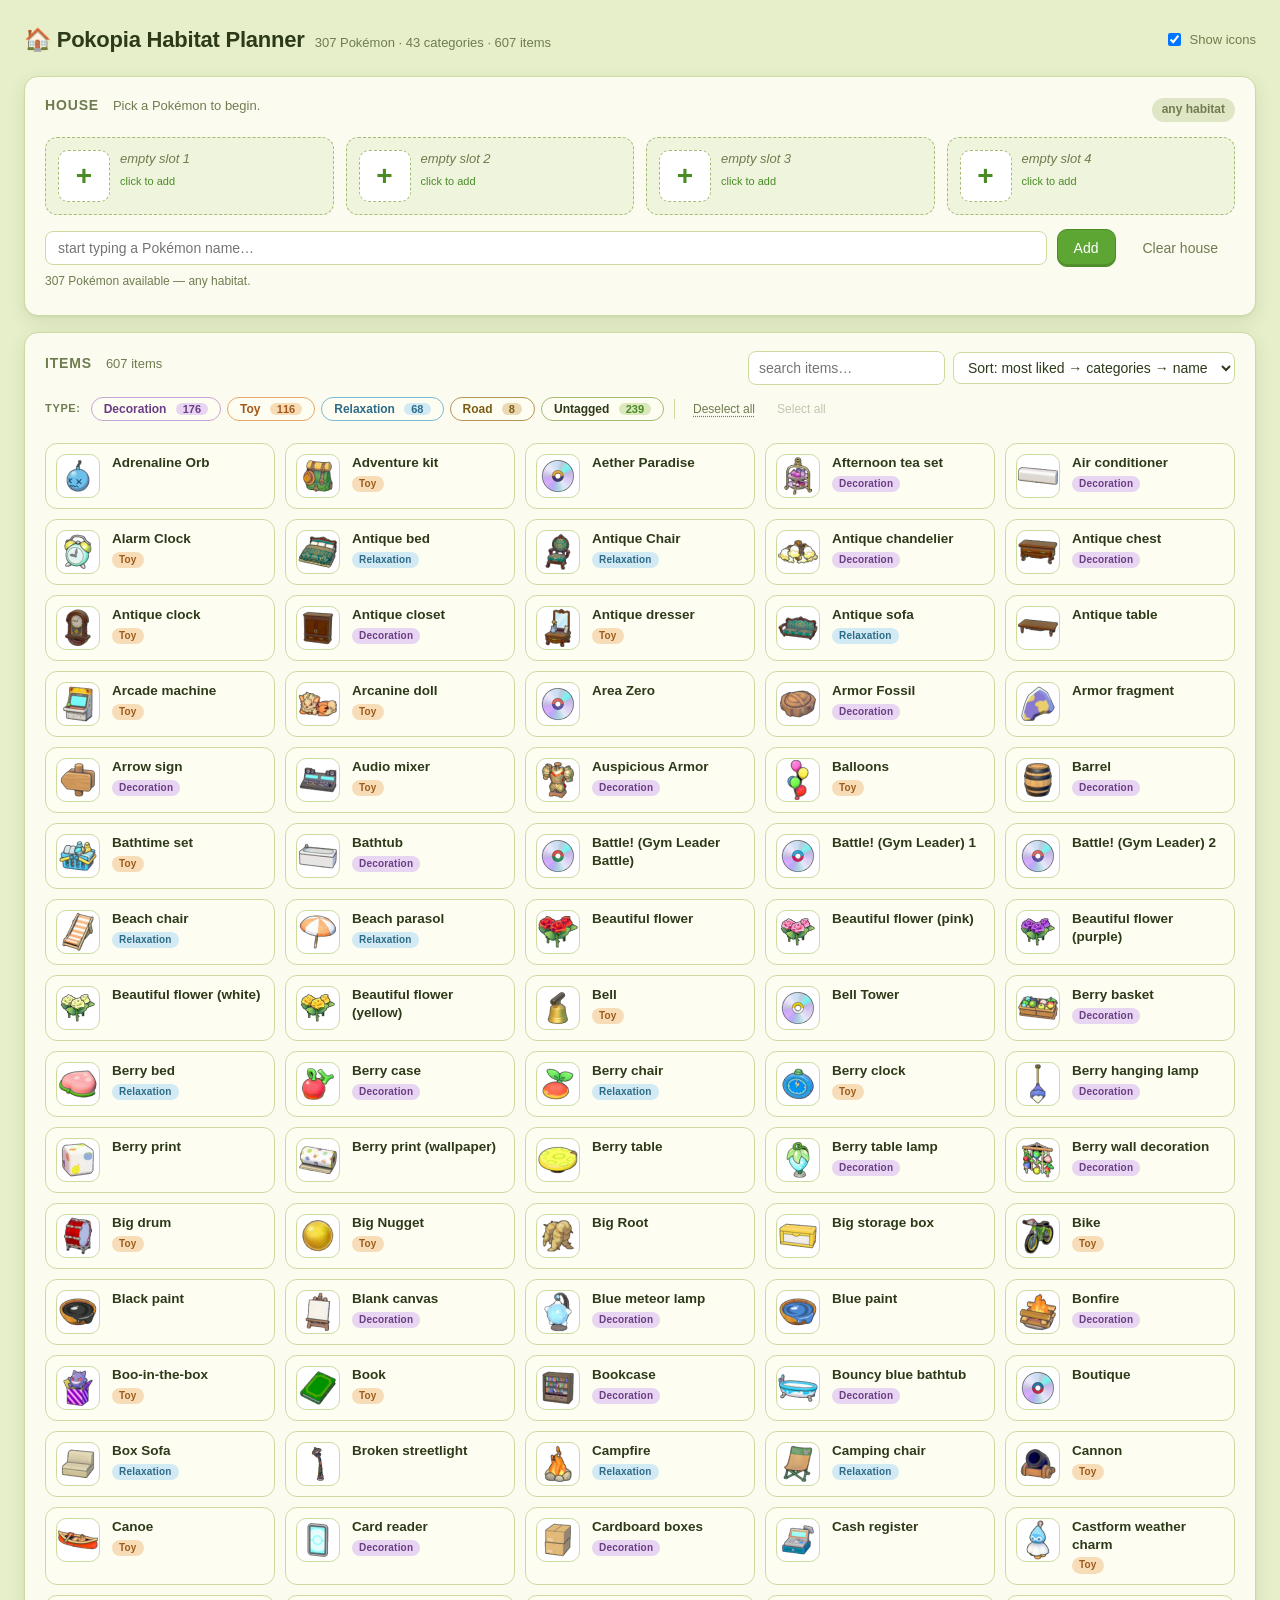
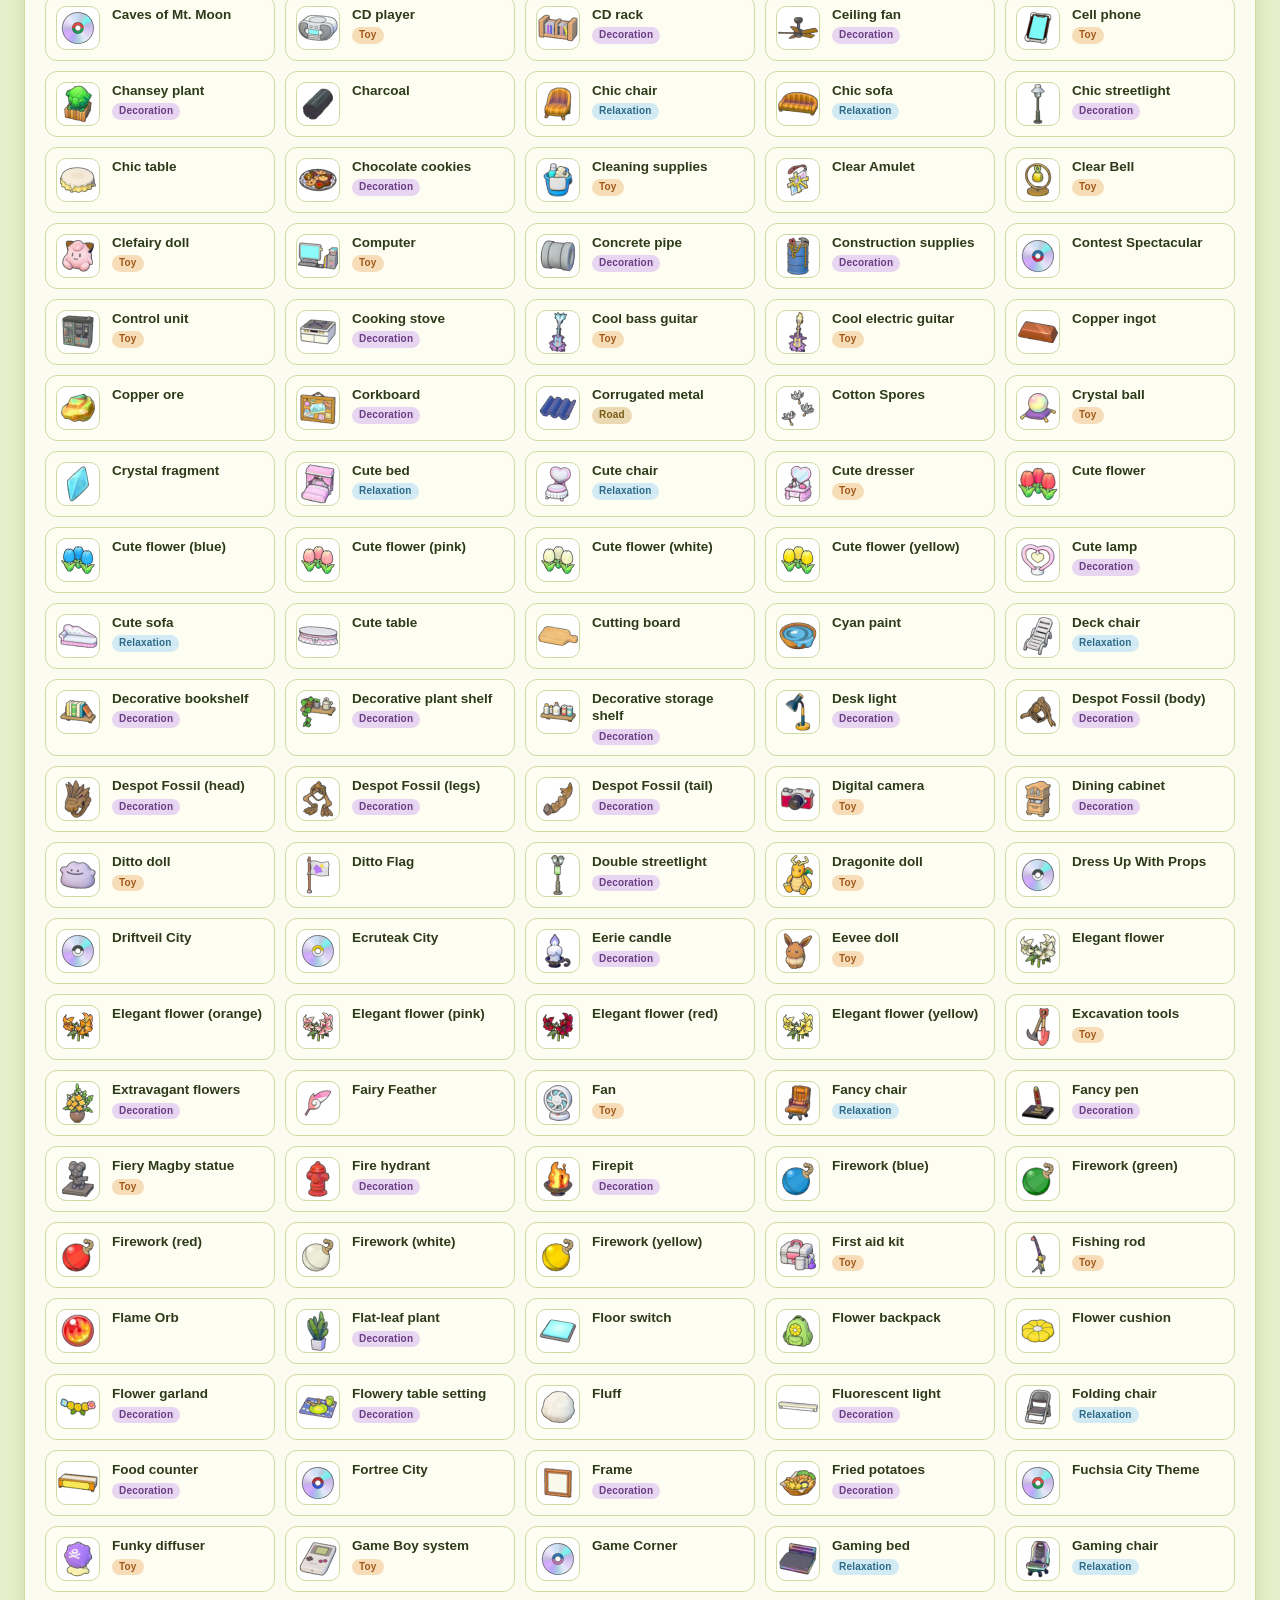
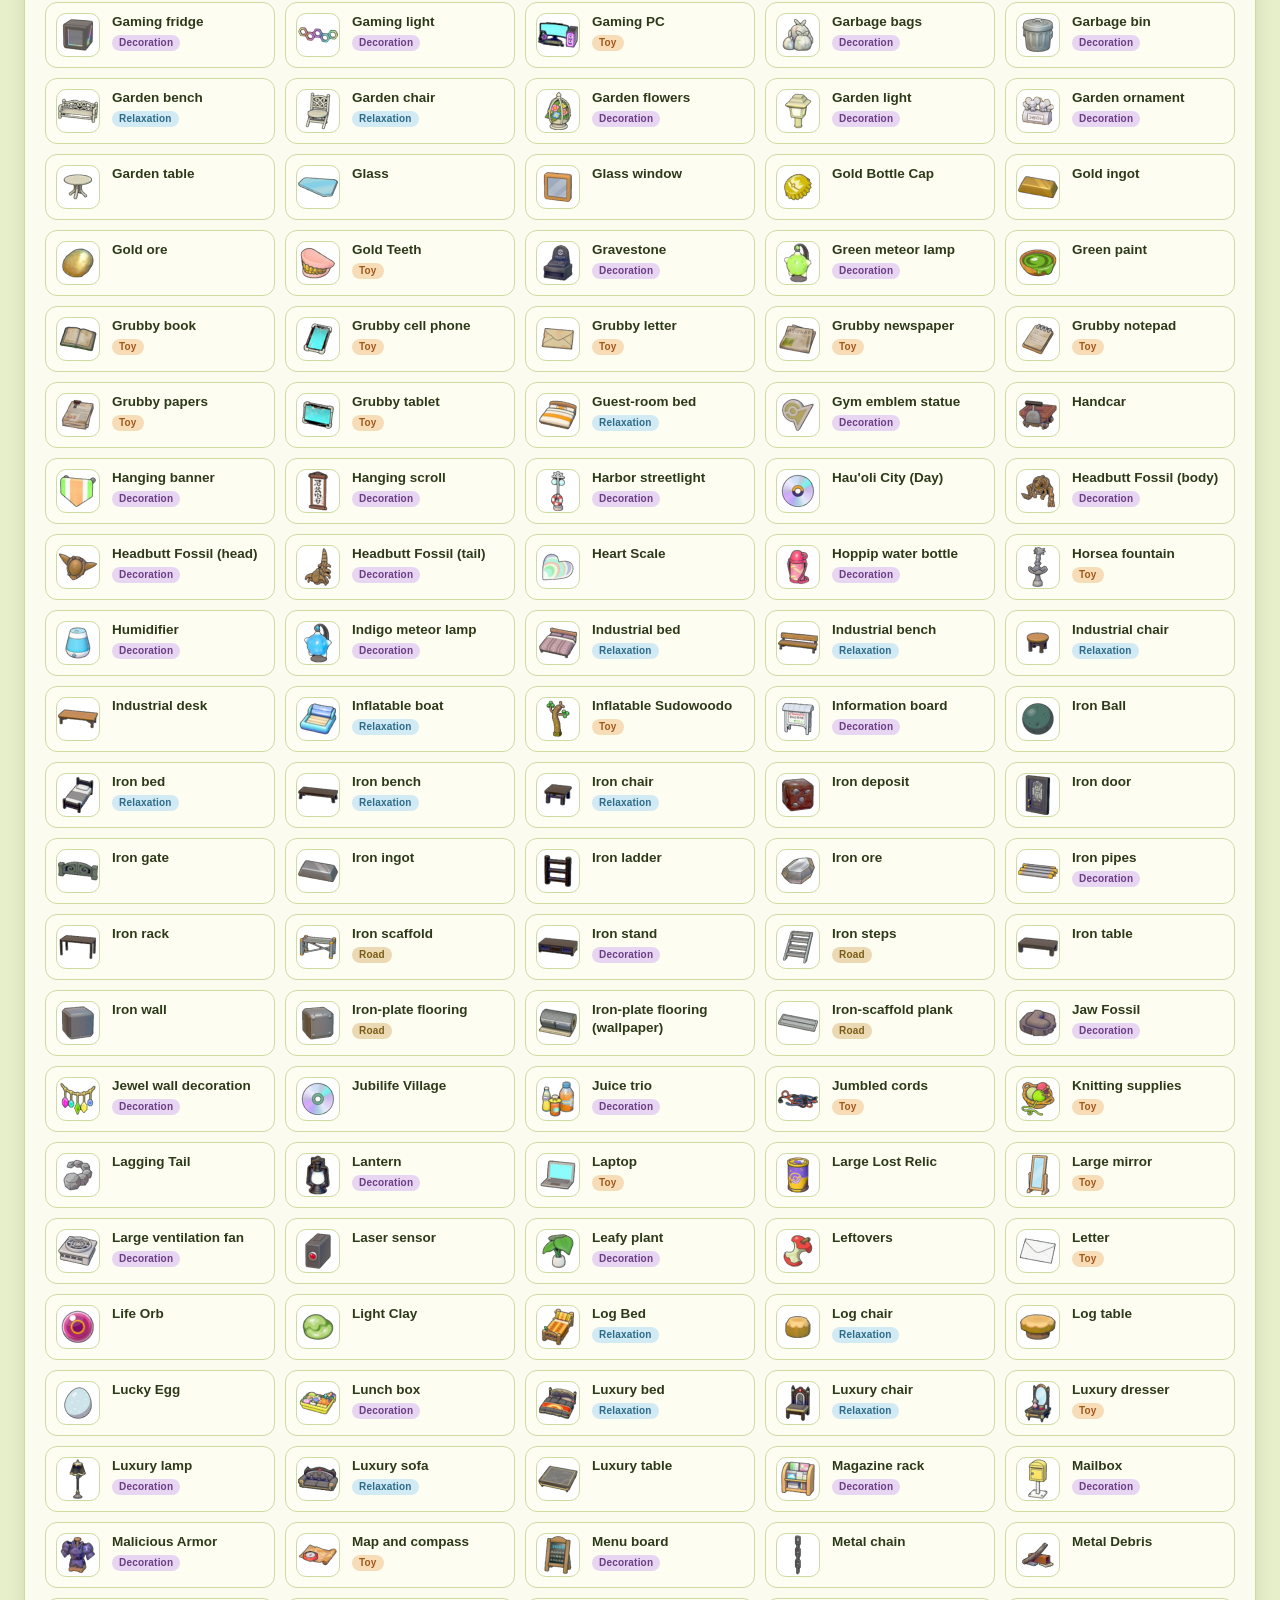
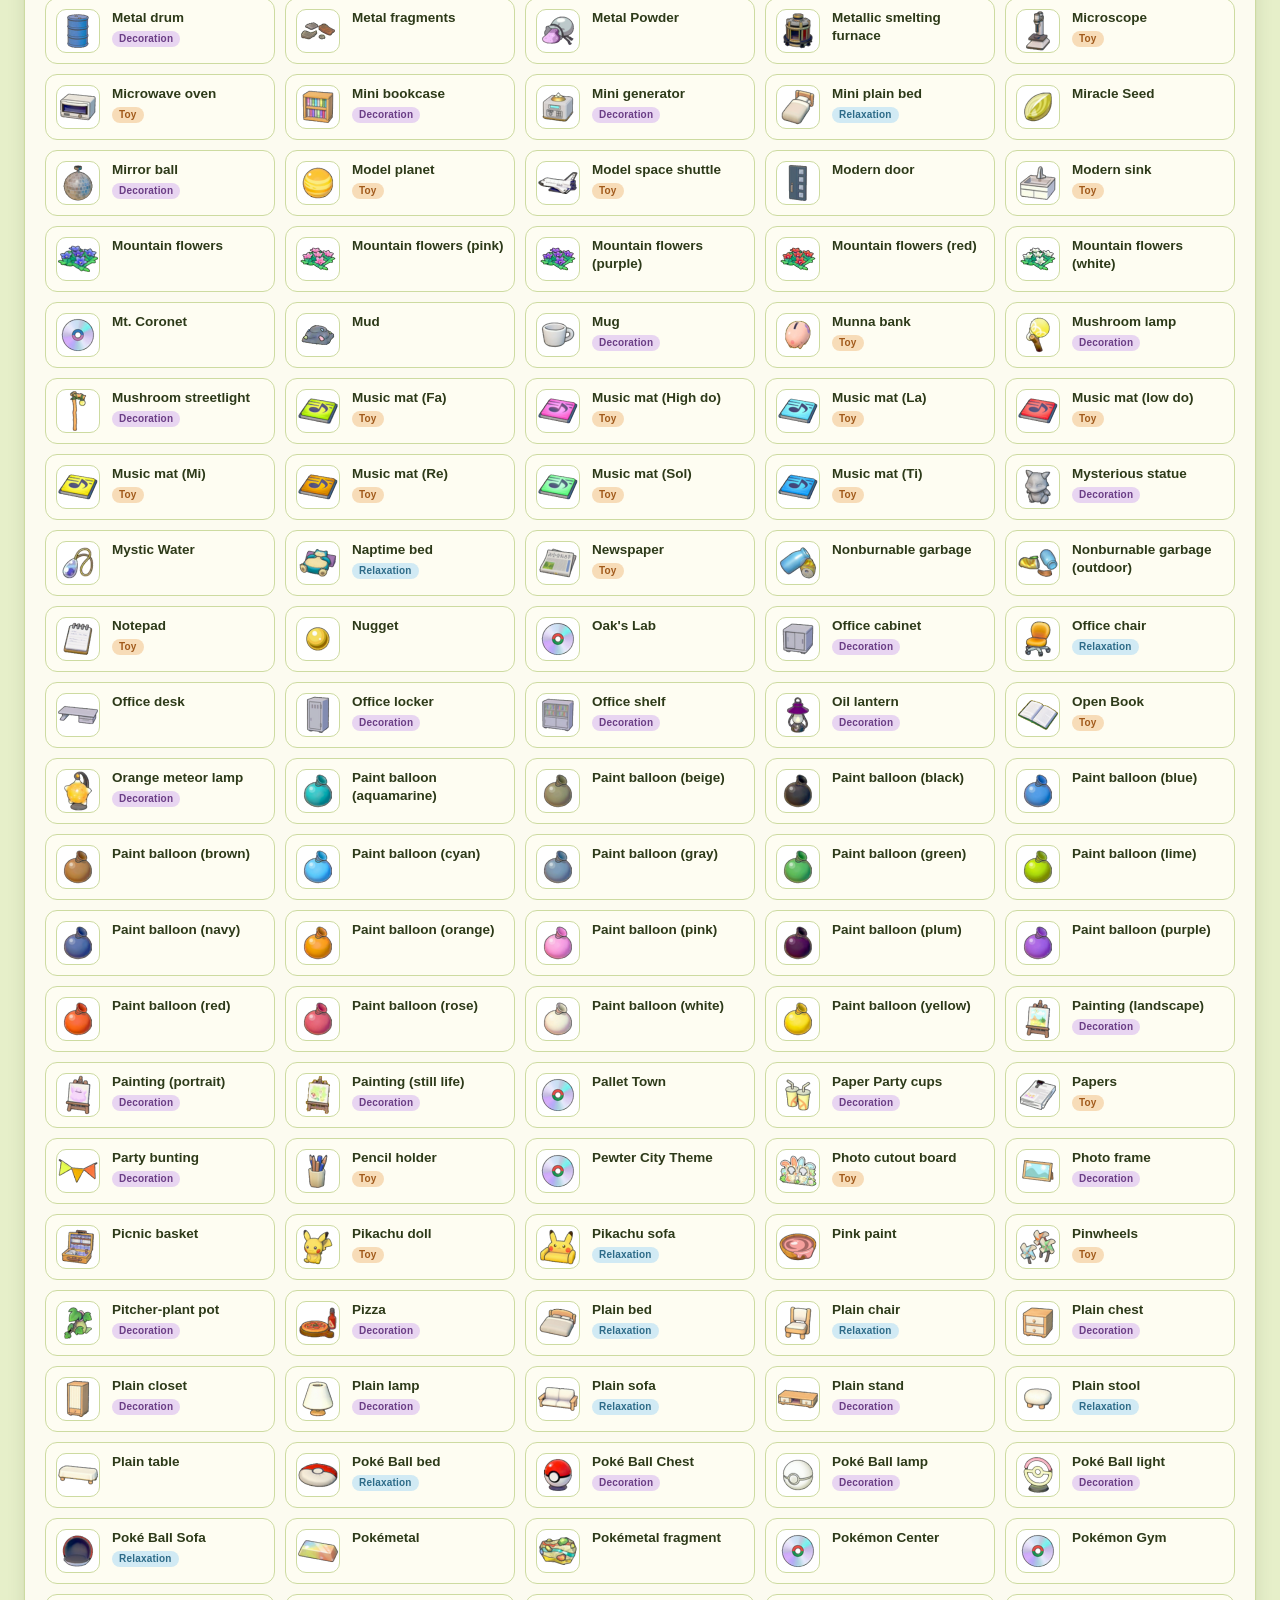
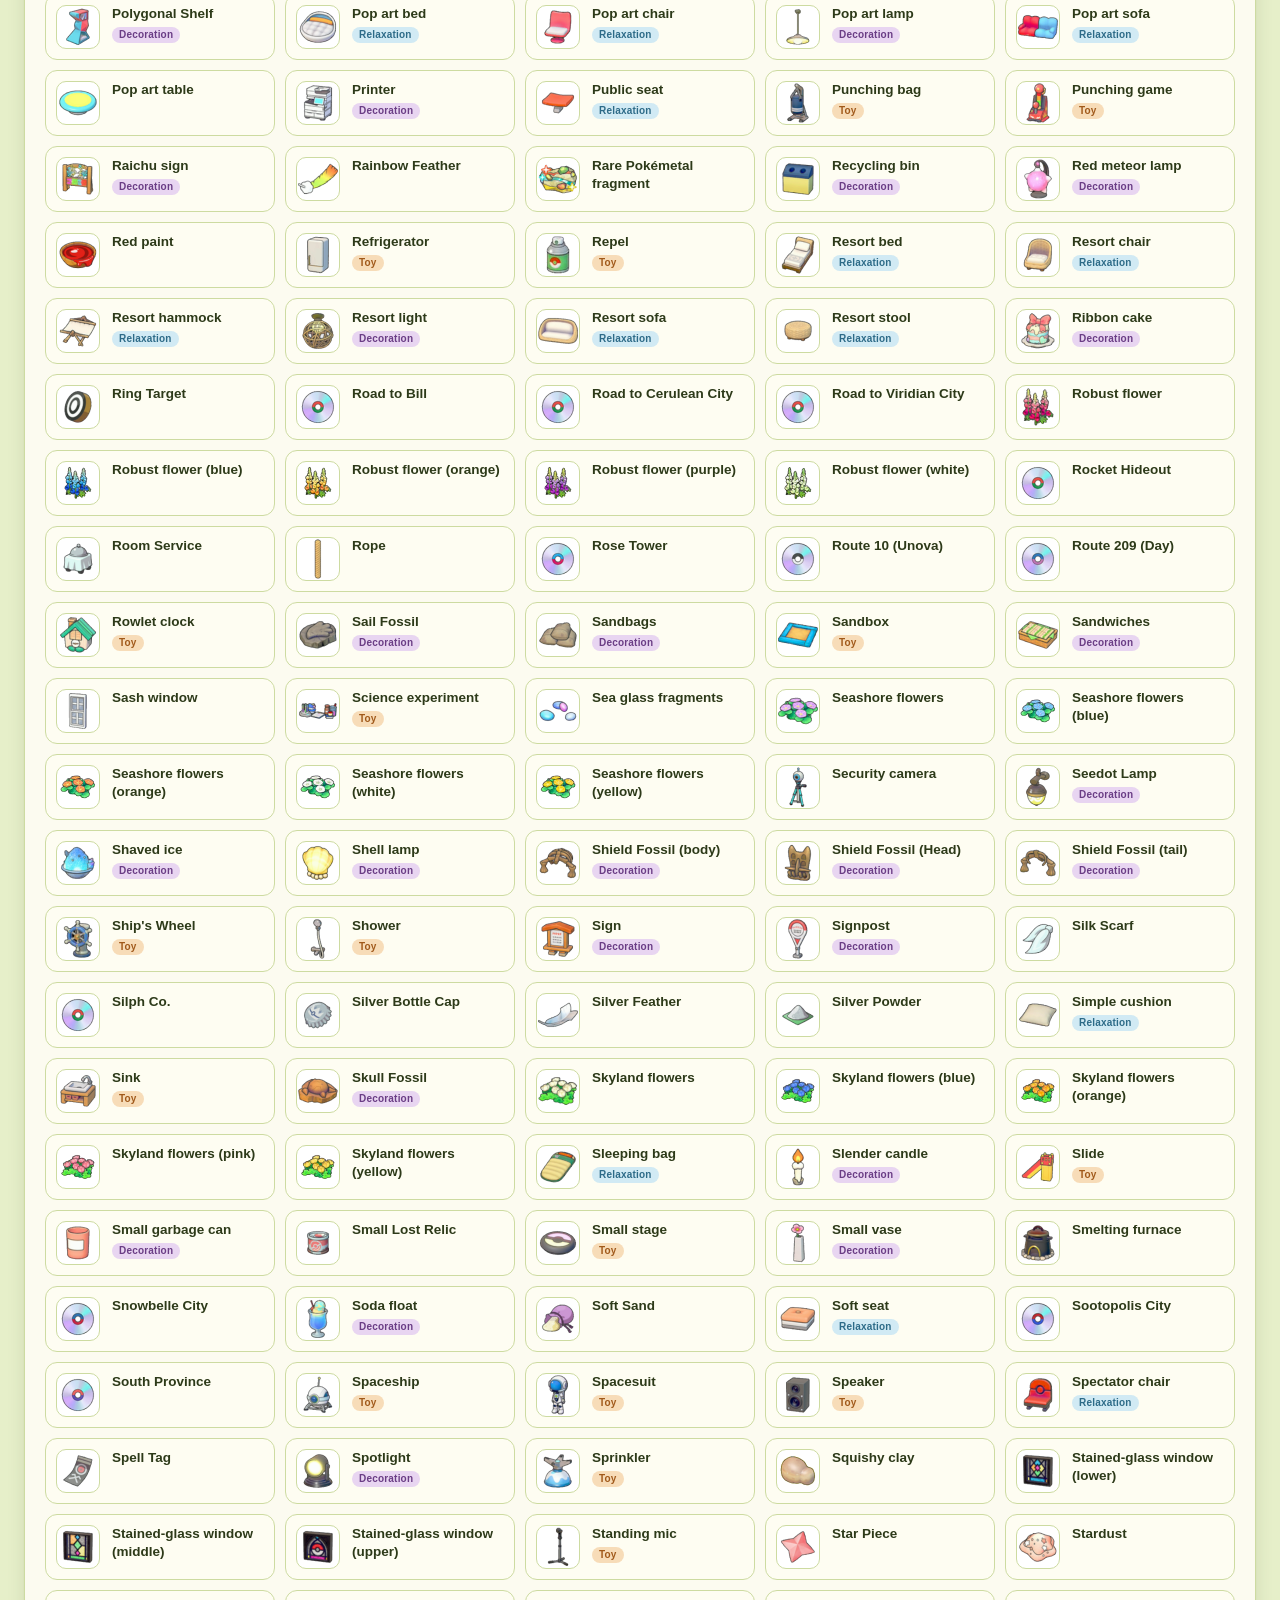
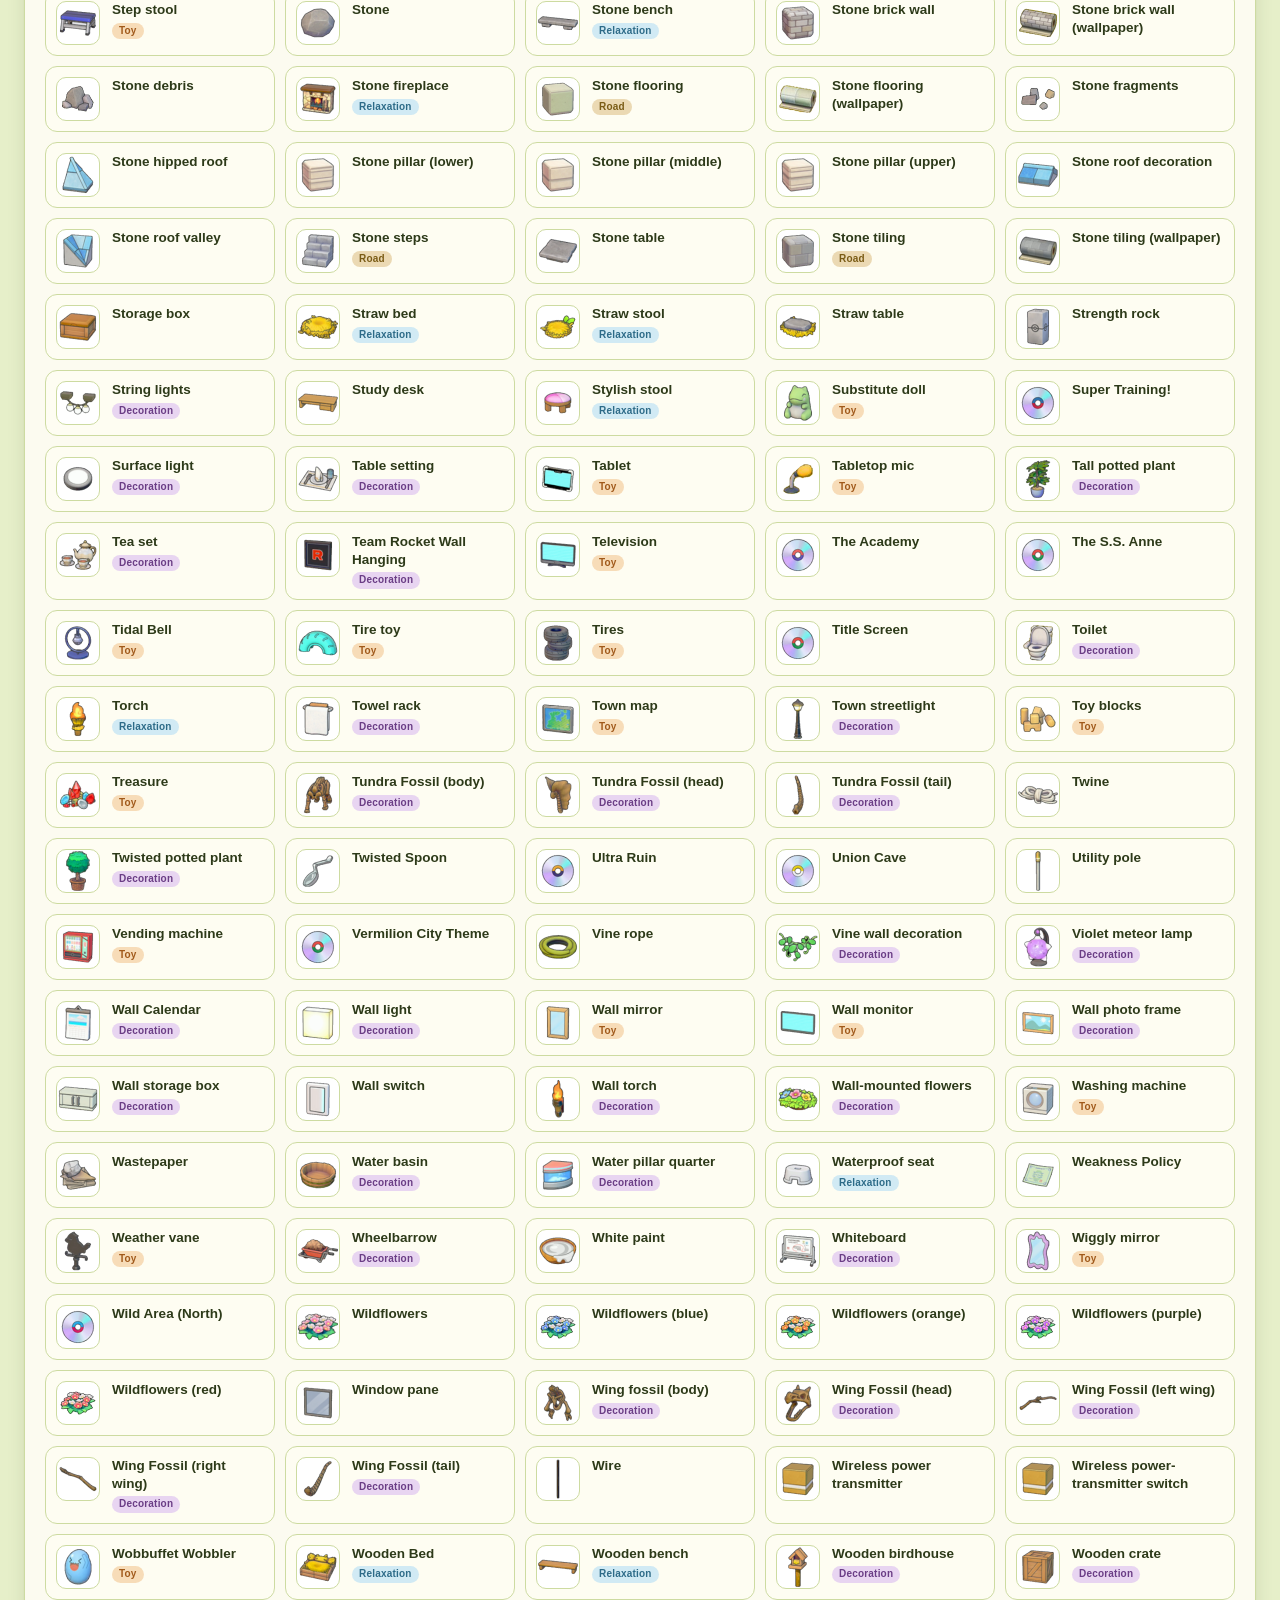
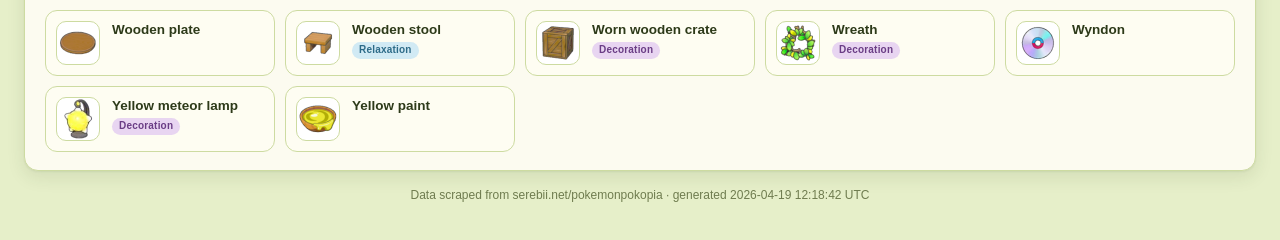
<file: projects/pokopia/index.html>
<!doctype html>
<html lang="en">
<head>
<meta charset="utf-8">
<title>Pokopia Habitat Planner</title>
<meta name="viewport" content="width=device-width, initial-scale=1">
<style>
  :root {
    /* Pokopia cover-inspired: grass green with playful pops */
    --bg: #e6efc9;              /* soft pale grass */
    --panel: #fcfbf0;           /* warm cream */
    --panel-2: #eff4dd;          /* paler grass */
    --border: #cddba1;          /* sage edge */
    --border-strong: #a6bc74;   /* deeper grass edge */
    --text: #2d3a19;            /* dark forest */
    --muted: #6f7c4f;           /* muted sage */
    --accent: #5ea634;          /* grass green primary */
    --accent-dark: #4a8b26;
    --accent-soft: #dbe8bc;     /* pale sage */
    --pop: #e55a41;             /* Pokécenter red — playful pop accent */
    --warm: #e2733e;            /* warm orange — likes pill */
    --purple: #8b6dc1;          /* playful purple — "N cats" badge */
    --green: #3f9147;           /* deep leaf — "all liked" pill */
    --sky: #66b6d8;             /* pond blue */
    --shadow: 0 1px 2px rgba(40, 60, 20, 0.06), 0 6px 18px rgba(40, 60, 20, 0.10);

    /* habitat colours — natural + playful */
    --h-bright: #dba33a;
    --h-dark:   #6058ad;
    --h-warm:   #d85e40;
    --h-cool:   #56a3cf;
    --h-humid:  #4a9c58;
    --h-dry:    #b89356;
  }

  body {
    background:
      radial-gradient(1200px 400px at 20% -200px, #d8e6a8 0%, transparent 60%),
      var(--bg);
  }

  * { box-sizing: border-box; }
  html, body { margin: 0; padding: 0; }
  body {
    font: 14px/1.45 -apple-system, BlinkMacSystemFont, "Segoe UI", Inter, Roboto, Arial, sans-serif;
    color: var(--text);
    background: var(--bg);
    padding: 24px;
    max-width: 1500px;
    margin: 0 auto;
  }
  h1, h2, h3 { margin: 0; font-weight: 650; letter-spacing: -0.01em; }
  h1 { font-size: 22px; }
  h2 { font-size: 14px; color: var(--muted); text-transform: uppercase; letter-spacing: 0.06em; font-weight: 600; margin-bottom: 10px; }

  /* --- top bar --- */
  .topbar { display: flex; align-items: center; justify-content: space-between; margin-bottom: 20px; }
  .topbar .brand { display: flex; align-items: baseline; gap: 10px; }
  .topbar .brand .sub { color: var(--muted); font-size: 13px; }
  .topbar .controls { display: flex; gap: 10px; align-items: center; }

  .panel {
    background: var(--panel);
    border: 1px solid var(--border);
    border-radius: 14px;
    box-shadow: var(--shadow);
    padding: 18px 20px;
    margin-bottom: 16px;
  }

  /* --- roster --- */
  .roster-top { display: flex; justify-content: space-between; align-items: center; margin-bottom: 12px; gap: 12px; flex-wrap: wrap; }
  .roster-summary { color: var(--muted); font-size: 13px; }
  .habitat-badge {
    display: inline-flex; align-items: center; gap: 6px;
    padding: 3px 10px; border-radius: 999px; font-size: 12px; font-weight: 600;
    background: var(--accent-soft); color: var(--accent);
  }
  .habitat-badge.none { background: #dfe6c5; color: var(--muted); }
  .habitat-badge[data-hab="bright"] { background: #fbe5b2; color: #875916; }
  .habitat-badge[data-hab="dark"]   { background: #e0dcf4; color: #3e3685; }
  .habitat-badge[data-hab="warm"]   { background: #f7cfbb; color: #a74224; }
  .habitat-badge[data-hab="cool"]   { background: #cfe4ee; color: #2d6b88; }
  .habitat-badge[data-hab="humid"]  { background: #cee6c9; color: #276938; }
  .habitat-badge[data-hab="dry"]    { background: #ebd9b3; color: #7a5c16; }

  .slots { display: grid; grid-template-columns: repeat(4, minmax(0, 1fr)); gap: 12px; margin-bottom: 14px; }
  @media (max-width: 820px) { .slots { grid-template-columns: repeat(2, 1fr); } }
  .slot {
    background: var(--panel-2);
    border: 1.5px dashed var(--border-strong);
    border-radius: 12px;
    padding: 12px;
    min-height: 74px;
    display: flex;
    flex-direction: row;
    align-items: flex-start;
    gap: 10px;
    position: relative;
  }
  .slot.filled {
    border-style: solid;
    background: #fefdf2;
    border-color: var(--border-strong);
    box-shadow: inset 0 -2px 0 rgba(70, 110, 30, 0.12);
  }
  .slot .sprite-wrap {
    width: 52px; height: 52px; flex-shrink: 0;
    background: #fff; border: 1px solid var(--border); border-radius: 10px;
    display: flex; align-items: center; justify-content: center; overflow: hidden;
  }
  .slot .sprite-wrap img { width: 48px; height: 48px; object-fit: contain; image-rendering: pixelated; image-rendering: -moz-crisp-edges; }
  .slot .sprite-wrap.missing { color: var(--muted); font-size: 14px; font-weight: 600; }
  .slot .text { flex: 1; min-width: 0; display: flex; flex-direction: column; gap: 4px; padding-right: 18px; }
  .slot .name { font-weight: 600; font-size: 15px; }
  .slot .name .pdex {
    display: inline-block; margin-right: 5px;
    color: var(--muted); font-weight: 500; font-size: 12px;
    font-variant-numeric: tabular-nums;
  }
  .slot .favs { font-size: 12px; color: var(--muted); line-height: 1.4; }
  .slot .empty-label { color: var(--muted); font-size: 13px; font-style: italic; }

  /* Empty slot is a click-target that focuses the search input */
  .slot.empty { cursor: pointer; transition: background 120ms ease, border-color 120ms ease, transform 120ms ease; }
  .slot.empty:hover { background: var(--accent-soft); border-color: var(--accent-dark); transform: translateY(-1px); }
  .slot.empty:focus-visible { outline: 3px solid var(--accent); outline-offset: 2px; }
  .slot.empty .add-icon {
    width: 52px; height: 52px; flex-shrink: 0;
    background: #fff; border: 1.5px dashed var(--border-strong); border-radius: 10px;
    display: flex; align-items: center; justify-content: center;
    color: var(--accent-dark); font-size: 28px; font-weight: 600; line-height: 1;
    transition: background 120ms ease, border-color 120ms ease;
  }
  .slot.empty:hover .add-icon { background: #fefdf2; border-color: var(--accent-dark); }
  .slot.empty .empty-hint { font-size: 11px; color: var(--accent-dark); font-weight: 500; margin-top: 1px; }

  .slot .remove {
    position: absolute; top: 6px; right: 8px;
    background: transparent; border: 0; color: var(--muted); cursor: pointer;
    font-size: 18px; line-height: 1; padding: 2px 6px; border-radius: 6px;
  }
  .slot .remove:hover { background: #f0f1f5; color: var(--text); }

  /* --- add / suggest --- */
  .add-row { display: flex; gap: 10px; align-items: center; flex-wrap: wrap; margin-bottom: 10px; position: relative; }
  .add-wrap { position: relative; flex: 1; min-width: 220px; }
  .add-select {
    width: 100%;
    padding: 8px 12px; border: 1px solid var(--border); border-radius: 8px;
    background: #fff; color: var(--text); font-size: 14px;
  }
  .add-select:focus { outline: none; border-color: var(--accent); box-shadow: 0 0 0 3px rgba(94, 166, 52, 0.22); }

  .add-dropdown {
    position: absolute;
    top: calc(100% + 4px); left: 0; right: 0;
    max-height: 280px; overflow-y: auto;
    background: #fff;
    border: 1px solid var(--border);
    border-radius: 10px;
    box-shadow: var(--shadow);
    z-index: 50;
    padding: 4px;
    display: none;
  }
  .add-dropdown.open { display: block; }
  .add-dropdown .sort-row {
    display: flex; gap: 4px; padding: 4px 6px 6px;
    border-bottom: 1px solid var(--border);
    margin-bottom: 4px;
    position: sticky; top: 0; background: #fff; z-index: 1;
  }
  .add-dropdown .sort-row .label { color: var(--muted); font-size: 11px; align-self: center; margin-right: 4px; }
  .add-dropdown .sort-row .sort-btn {
    font-size: 11px; font-weight: 600;
    padding: 3px 10px; border-radius: 999px; cursor: pointer;
    border: 1px solid var(--border); background: #fcfbf0; color: var(--muted);
    font-variant-numeric: tabular-nums;
  }
  .add-dropdown .sort-row .sort-btn:hover { background: var(--accent-soft); color: var(--accent-dark); }
  .add-dropdown .sort-row .sort-btn.on {
    background: var(--accent); color: #fff; border-color: var(--accent-dark);
  }
  .add-dropdown .opt {
    padding: 7px 10px; cursor: pointer;
    display: flex; justify-content: space-between; align-items: center; gap: 10px;
    border-radius: 6px;
  }
  .add-dropdown .opt:hover,
  .add-dropdown .opt.active { background: var(--accent-soft); }
  .add-dropdown .opt .pname { font-weight: 600; font-size: 14px; }
  .add-dropdown .opt .pname .pdex { color: var(--muted); font-weight: 500; font-variant-numeric: tabular-nums; margin-right: 6px; font-size: 12px; }
  .add-dropdown .opt .phab {
    font-size: 11px; font-weight: 600;
    padding: 1px 7px; border-radius: 999px;
  }
  .add-dropdown .opt .phab[data-hab="bright"] { background: #fbe5b2; color: #875916; }
  .add-dropdown .opt .phab[data-hab="dark"]   { background: #e0dcf4; color: #3e3685; }
  .add-dropdown .opt .phab[data-hab="warm"]   { background: #f7cfbb; color: #a74224; }
  .add-dropdown .opt .phab[data-hab="cool"]   { background: #cfe4ee; color: #2d6b88; }
  .add-dropdown .opt .phab[data-hab="humid"]  { background: #cee6c9; color: #276938; }
  .add-dropdown .opt .phab[data-hab="dry"]    { background: #ebd9b3; color: #7a5c16; }
  .add-dropdown .empty { padding: 14px; color: var(--muted); font-size: 13px; text-align: center; }
  .btn {
    padding: 8px 16px; border: 1px solid var(--border-strong); background: #fffdf0;
    border-radius: 10px; cursor: pointer; font: inherit; color: var(--text);
    transition: background 0.12s, box-shadow 0.12s;
  }
  .btn:hover { background: #f3f6e0; }
  .btn.primary {
    background: var(--accent); color: #fff; border-color: var(--accent-dark);
    box-shadow: inset 0 -2px 0 rgba(0, 0, 0, 0.14);
  }
  .btn.primary:hover { background: var(--accent-dark); }
  .btn.ghost { border-color: transparent; background: transparent; color: var(--muted); }
  .btn.ghost:hover { color: var(--text); background: rgba(255, 255, 255, 0.4); }
  .btn:disabled { opacity: 0.5; cursor: not-allowed; }

  .suggestions { display: flex; flex-wrap: wrap; gap: 6px; }
  .sugg-chip {
    display: inline-flex; align-items: center; gap: 6px;
    background: var(--accent-soft); color: var(--accent-dark);
    padding: 5px 12px; border-radius: 999px; font-size: 12px; font-weight: 600;
    cursor: pointer; border: 1px solid transparent;
  }
  .sugg-chip:hover { border-color: var(--accent); background: #cde3a6; }
  .sugg-chip .pdex { color: var(--muted); font-weight: 500; font-variant-numeric: tabular-nums; margin-right: 2px; }
  .sugg-chip .score { background: rgba(94, 166, 52, 0.22); padding: 1px 6px; border-radius: 999px; font-variant-numeric: tabular-nums; }

  /* --- items --- */
  .items-head { display: flex; justify-content: space-between; align-items: center; gap: 12px; flex-wrap: wrap; margin-bottom: 12px; }
  .items-count { color: var(--muted); font-size: 13px; }
  .items-controls { display: flex; gap: 8px; align-items: center; flex-wrap: wrap; }
  .items-controls input[type="search"],
  .items-controls select {
    padding: 6px 10px; border: 1px solid var(--border); border-radius: 8px;
    background: #fff; color: var(--text); font: inherit;
  }
  .items-controls input[type="search"] { min-width: 180px; }
  .toggle-label { display: inline-flex; align-items: center; gap: 6px; color: var(--muted); font-size: 13px; cursor: pointer; }

  .type-filter {
    display: flex; flex-wrap: wrap; gap: 6px; align-items: center;
    margin-bottom: 10px;
  }
  .type-filter .type-label { color: var(--muted); font-size: 11px; text-transform: uppercase; letter-spacing: 0.06em; font-weight: 600; margin-right: 4px; }
  .type-filter .chip {
    padding: 4px 12px; border-radius: 999px; font-size: 12px; font-weight: 600;
    border: 1px solid var(--border-strong); background: #fefdf2; cursor: pointer;
    color: var(--text);
  }
  .type-filter .chip:hover { background: #edf2d2; }
  .type-filter .chip.off { color: var(--muted); background: transparent; border-style: dashed; text-decoration: line-through; }
  .type-filter .chip .pill { display: inline-block; margin-left: 6px; background: var(--accent-soft); padding: 0 7px; border-radius: 999px; font-variant-numeric: tabular-nums; font-size: 11px; color: var(--accent-dark); }
  .type-filter .chip[data-type="Decoration"] { border-color: #c8a4d8; color: #6a3d85; }
  .type-filter .chip[data-type="Decoration"]:hover { background: #e8d5f1; }
  .type-filter .chip[data-type="Decoration"] .pill { background: #e8d5f1; color: #6a3d85; }
  .type-filter .chip[data-type="Toy"] { border-color: #e8a868; color: #a0591a; }
  .type-filter .chip[data-type="Toy"]:hover { background: #f7dcb8; }
  .type-filter .chip[data-type="Toy"] .pill { background: #f7dcb8; color: #a0591a; }
  .type-filter .chip[data-type="Relaxation"] { border-color: #7bbad4; color: #2d6b88; }
  .type-filter .chip[data-type="Relaxation"]:hover { background: #d1eaf4; }
  .type-filter .chip[data-type="Relaxation"] .pill { background: #d1eaf4; color: #2d6b88; }
  .type-filter .chip[data-type="Road"] { border-color: #b89356; color: #7a5c16; }
  .type-filter .chip[data-type="Road"]:hover { background: #ebd9b3; }
  .type-filter .chip[data-type="Road"] .pill { background: #ebd9b3; color: #7a5c16; }
  .type-filter .meta-sep { width: 1px; align-self: stretch; background: var(--border); margin: 2px 4px; }
  .type-filter .meta-btn {
    background: transparent; border: 0; color: var(--muted); cursor: pointer;
    font-size: 12px; font-weight: 500; padding: 4px 8px; border-radius: 6px;
    text-decoration: underline; text-decoration-style: dotted; text-underline-offset: 3px;
  }
  .type-filter .meta-btn:hover { color: var(--text); background: var(--accent-soft); text-decoration: none; }
  .type-filter .meta-btn:disabled { opacity: 0.4; cursor: default; text-decoration: none; background: transparent; }
  .item .type-pill {
    display: inline-block; font-size: 10px; font-weight: 700;
    padding: 1px 7px; border-radius: 999px;
    background: #eee; color: var(--muted);
    letter-spacing: 0.02em;
  }
  .item .type-pill[data-type="Decoration"] { background: #e8d5f1; color: #6a3d85; }
  .item .type-pill[data-type="Toy"]        { background: #f7dcb8; color: #a0591a; }
  .item .type-pill[data-type="Relaxation"] { background: #d1eaf4; color: #2d6b88; }
  .item .type-pill[data-type="Road"]       { background: #ebd9b3; color: #7a5c16; }

  .cat-filter { display: flex; flex-wrap: wrap; gap: 6px; margin-bottom: 12px; }
  .cat-filter .chip {
    padding: 4px 12px; border-radius: 999px; font-size: 12px; font-weight: 600;
    border: 1px solid var(--border-strong); background: #fefdf2; cursor: pointer;
    color: var(--text);
  }
  .cat-filter .chip:hover { background: #edf2d2; }
  .cat-filter .chip.off { color: var(--muted); background: transparent; border-style: dashed; text-decoration: line-through; }
  .cat-filter .chip .pill { display: inline-block; margin-left: 6px; background: var(--accent-soft); padding: 0 7px; border-radius: 999px; font-variant-numeric: tabular-nums; font-size: 11px; color: var(--accent-dark); }

  .items-grid {
    display: grid;
    grid-template-columns: repeat(auto-fill, minmax(220px, 1fr));
    gap: 10px;
  }
  .item {
    display: flex; gap: 12px; align-items: flex-start;
    padding: 10px; background: #fefdf2; border: 1px solid var(--border); border-radius: 12px;
    position: relative;
  }
  .item:hover { box-shadow: 0 2px 8px rgba(40, 60, 20, 0.10); border-color: var(--border-strong); }
  .item .icon-wrap {
    width: 44px; height: 44px; flex-shrink: 0;
    background: #fff; border: 1px solid var(--border); border-radius: 10px;
    display: flex; align-items: center; justify-content: center;
    overflow: hidden;
  }
  .item .icon-wrap img { width: 40px; height: 40px; object-fit: contain; }
  .item .icon-wrap.missing { color: var(--muted); font-size: 18px; }
  body.no-icons .item .icon-wrap { display: none; }

  .item .body { flex: 1; min-width: 0; }
  .item .name { font-weight: 600; font-size: 13.5px; line-height: 1.3; margin-bottom: 4px; word-break: break-word; }
  .item .meta { display: flex; flex-wrap: wrap; gap: 4px 6px; align-items: center; }
  .item .cat-pill {
    display: inline-block; font-size: 11px; font-weight: 600;
    padding: 2px 7px; border-radius: 999px;
    background: var(--accent-soft); color: var(--accent-dark);
  }
  .item .who-pill {
    display: inline-block; font-size: 11px; font-weight: 600;
    padding: 2px 7px; border-radius: 999px;
    background: #f9dcc5; color: var(--warm); border: 1px solid #edc8a5;
  }
  .item .who-pill.all { background: #cfe6c8; color: var(--green); border-color: #a8cea0; }

  .item .badges { position: absolute; top: 8px; right: 8px; display: flex; gap: 4px; }
  .item .badge-multi {
    font-size: 10px; font-weight: 700;
    padding: 1px 7px; border-radius: 999px;
    background: #e4dbf4; color: var(--purple);
    letter-spacing: 0.02em;
  }

  /* small bits */
  .empty-state {
    color: var(--muted); padding: 40px 20px; text-align: center; font-size: 14px;
    border: 1px dashed var(--border); border-radius: 10px; background: var(--panel-2);
  }
  .hint { color: var(--muted); font-size: 12px; }
  kbd {
    background: #f0f1f5; border: 1px solid var(--border); padding: 1px 5px;
    border-radius: 4px; font-size: 11px; font-family: ui-monospace, SFMono-Regular, monospace;
  }
  a.source { color: var(--muted); text-decoration: none; font-size: 12px; }
  a.source:hover { text-decoration: underline; color: var(--accent); }
  details > summary { cursor: pointer; color: var(--accent); font-size: 13px; font-weight: 600; list-style: none; }
  details > summary::before { content: "▸ "; display: inline-block; transition: transform 0.15s; }
  details[open] > summary::before { content: "▾ "; }
</style>
</head>
<body>

<div class="topbar">
  <div class="brand">
    <h1>🏠 Pokopia Habitat Planner</h1>
    <span class="sub" id="meta-counts"></span>
  </div>
  <div class="controls">
    <label class="toggle-label">
      <input type="checkbox" id="toggle-icons" checked> Show icons
    </label>
  </div>
</div>

<!-- HOUSE -->
<div class="panel">
  <div class="roster-top">
    <div>
      <h2 style="display: inline-block; margin-right: 10px;">House</h2>
      <span class="roster-summary" id="roster-summary"></span>
    </div>
    <div>
      <span class="habitat-badge none" id="habitat-badge">any habitat</span>
    </div>
  </div>

  <div class="slots" id="slots"></div>

  <div class="add-row">
    <div class="add-wrap">
      <input class="add-select" id="add-input"
             placeholder="start typing a Pokémon name…"
             autocomplete="off" spellcheck="false" role="combobox"
             aria-autocomplete="list" aria-expanded="false" aria-controls="add-dropdown">
      <div class="add-dropdown" id="add-dropdown" role="listbox"></div>
    </div>
    <button class="btn primary" id="add-btn">Add</button>
    <button class="btn ghost" id="clear-btn">Clear house</button>
  </div>
  <div class="hint" id="add-hint" style="margin-top:-4px; margin-bottom: 6px;"></div>

  <div id="suggestions-wrap" style="display:none;">
    <h2 style="margin-top: 6px;">Suggested roommates (ranked by shared favourites)</h2>
    <div class="suggestions" id="suggestions"></div>
  </div>
</div>

<!-- ITEMS -->
<div class="panel" id="items-panel">
  <div class="items-head">
    <div>
      <h2 style="display: inline-block; margin-right: 10px;">Items</h2>
      <span class="items-count" id="items-count"></span>
    </div>
    <div class="items-controls">
      <input type="search" id="search-items" placeholder="search items…">
      <select id="sort-items">
        <option value="relevance">Sort: most liked → categories → name</option>
        <option value="categories">Sort: most categories</option>
        <option value="likes">Sort: liked by most Pokémon</option>
        <option value="name">Sort: name (A → Z)</option>
      </select>
    </div>
  </div>

  <div class="type-filter" id="type-filter"></div>
  <div class="cat-filter" id="cat-filter"></div>

  <div id="items-grid" class="items-grid"></div>

  <div id="empty-state" class="empty-state" style="display:none;"></div>
</div>

<p class="hint" style="text-align:center; margin-top: 8px;">
  Data scraped from <a class="source" href="https://www.serebii.net/pokemonpokopia/" target="_blank" rel="noopener">serebii.net/pokemonpokopia</a>
  · generated <span id="gen-date"></span>
</p>

<script src="data.js"></script>
<script>
(function () {
  "use strict";

  const DATA = window.POKOPIA_DATA;
  if (!DATA) {
    document.body.innerHTML = '<div style="padding:40px;text-align:center;color:#c00;font-family:sans-serif">Could not load data.js — make sure it is next to index.html.</div>';
    return;
  }

  // Index lookups
  const POKEMON = DATA.pokemon;
  const CATS = DATA.categories;
  const ITEMS = DATA.items;

  const pokeBySlug = new Map(POKEMON.map(p => [p.slug, p]));
  const catBySlug  = new Map(CATS.map(c => [c.slug, c]));
  const itemBySlug = new Map(ITEMS.map(i => [i.slug, i]));

  const habSlug = p => (p.habitat_slug || String(p.habitat || '').toLowerCase());

  // ----- state -----
  const STATE = {
    roster: [],            // array of pokemon slugs, max 4
    showIcons: true,
    search: "",
    sort: "relevance",
    categoryFilter: null,  // Set of category slugs the user has visible; null = "auto" (all roster cats)
    typeFilter: null,      // Set of item-type strings the user has visible; null = "auto" (all types)
    dropdownSort: "name",  // "name" (A→Z) or "number" (Pokédex #)
  };

  const UNTAGGED = "(untagged)";
  function itemType(it) { return it.type || UNTAGGED; }

  function comparePokemon(a, b, mode) {
    if (mode === "number") {
      const na = parseInt(a.number, 10);
      const nb = parseInt(b.number, 10);
      if (!isNaN(na) && !isNaN(nb) && na !== nb) return na - nb;
      // fall through to name if numbers missing or equal (forms share numbers)
    }
    return a.name.localeCompare(b.name);
  }

  function rosterHabitat() {
    if (!STATE.roster.length) return null;
    return habSlug(pokeBySlug.get(STATE.roster[0]));
  }

  function rosterCategories() {
    const s = new Set();
    for (const slug of STATE.roster) {
      for (const c of pokeBySlug.get(slug).favorites) s.add(c);
    }
    return s;
  }

  // For a given candidate pokemon, how many of its favorites overlap with the current roster's union of favorites?
  function overlapScore(candidate) {
    const rosterCats = rosterCategories();
    if (!rosterCats.size) return candidate.favorites.length;
    let n = 0;
    for (const c of candidate.favorites) if (rosterCats.has(c)) n++;
    return n;
  }

  function compatiblePokemon() {
    const hab = rosterHabitat();
    return POKEMON.filter(p => {
      if (STATE.roster.includes(p.slug)) return false;
      if (hab && habSlug(p) !== hab) return false;
      return true;
    });
  }

  // ----- rendering -----
  const $ = (id) => document.getElementById(id);

  function renderRoster() {
    const slotsEl = $("slots");
    slotsEl.innerHTML = "";
    for (let i = 0; i < 4; i++) {
      const slug = STATE.roster[i];
      const div = document.createElement("div");
      div.className = "slot" + (slug ? " filled" : "");
      if (slug) {
        const p = pokeBySlug.get(slug);
        const favNames = p.favorites.map(c => catBySlug.get(c)?.name || c).join(" · ");
        const spriteHTML = p.sprite
          ? `<div class="sprite-wrap"><img loading="lazy" src="${encodeURI(p.sprite)}" alt=""></div>`
          : `<div class="sprite-wrap missing" title="no sprite">?</div>`;
        const numHTML = p.number ? `<span class="pdex">#${escapeHTML(p.number)}</span>` : "";
        div.innerHTML = `
          <button class="remove" title="remove" data-remove="${slug}">×</button>
          ${spriteHTML}
          <div class="text">
            <div class="name">${numHTML}${escapeHTML(p.name)}</div>
            <div class="favs">${escapeHTML(favNames)}</div>
          </div>
        `;
      } else {
        div.classList.add("empty");
        div.setAttribute("role", "button");
        div.setAttribute("tabindex", "0");
        div.setAttribute("aria-label", `Add a Pokémon to slot ${i + 1}`);
        div.innerHTML = `
          <div class="add-icon" aria-hidden="true">+</div>
          <div class="text">
            <div class="empty-label">empty slot ${i + 1}</div>
            <div class="empty-hint">click to add</div>
          </div>
        `;
      }
      slotsEl.appendChild(div);
    }
    slotsEl.querySelectorAll("[data-remove]").forEach(el => {
      el.addEventListener("click", (e) => {
        e.stopPropagation();
        removePokemon(el.getAttribute("data-remove"));
      });
    });
    // Clicking an empty slot focuses the search input (which opens the dropdown).
    const focusAddInput = () => {
      const inp = $("add-input");
      if (inp) { inp.focus(); inp.select && inp.select(); }
    };
    slotsEl.querySelectorAll(".slot.empty").forEach(el => {
      el.addEventListener("click", focusAddInput);
      el.addEventListener("keydown", (e) => {
        if (e.key === "Enter" || e.key === " ") {
          e.preventDefault();
          focusAddInput();
        }
      });
    });

    // habitat badge
    const badge = $("habitat-badge");
    const hab = rosterHabitat();
    if (hab) {
      const pretty = hab.charAt(0).toUpperCase() + hab.slice(1);
      badge.textContent = pretty + " habitat";
      badge.classList.remove("none");
      badge.setAttribute("data-hab", hab);
    } else {
      badge.textContent = "any habitat";
      badge.classList.add("none");
      badge.removeAttribute("data-hab");
    }

    // summary
    const summary = $("roster-summary");
    if (STATE.roster.length === 0) {
      summary.textContent = "Pick a Pokémon to begin.";
    } else {
      const names = STATE.roster.map(s => pokeBySlug.get(s).name).join(" + ");
      const rc = rosterCategories();
      summary.textContent = `${names} — ${rc.size} favourite categor${rc.size === 1 ? "y" : "ies"} covered`;
    }
  }

  // ---- custom dropdown state ----
  const DD = {
    activeIndex: -1,   // highlighted option in the current filtered list
    filtered: [],      // cached filtered pool for keyboard navigation
  };

  function renderAddSelect() {
    const input = $("add-input");
    const full = STATE.roster.length >= 4;
    input.disabled = full;
    $("add-btn").disabled = full;

    const hint = $("add-hint");
    if (full) {
      hint.textContent = "House is full (4/4). Remove a Pokémon to swap in another.";
    } else if (STATE.roster.length === 0) {
      hint.textContent = `${compatiblePokemon().length} Pokémon available — any habitat.`;
    } else {
      const hab = rosterHabitat();
      const habPretty = hab ? hab[0].toUpperCase() + hab.slice(1) : "";
      hint.textContent = `${compatiblePokemon().length} ${habPretty}-habitat Pokémon available.`;
    }
    input.value = "";
    closeDropdown();
  }

  function filterPool(query) {
    const pool = compatiblePokemon();
    pool.sort((a, b) => comparePokemon(a, b, STATE.dropdownSort));
    const q = (query || "").trim().toLowerCase();
    if (!q) return pool;
    // prefix matches first, then contains — preserving the chosen sort inside each group
    const prefix = pool.filter(p => p.name.toLowerCase().startsWith(q));
    const rest = pool.filter(p => !p.name.toLowerCase().startsWith(q) && p.name.toLowerCase().includes(q));
    return [...prefix, ...rest];
  }

  function renderDropdown() {
    const dd = $("add-dropdown");
    const input = $("add-input");
    const query = input.value;
    DD.filtered = filterPool(query);
    // reset highlight to first row on content change
    if (DD.activeIndex >= DD.filtered.length) DD.activeIndex = -1;
    if (DD.filtered.length && DD.activeIndex < 0) DD.activeIndex = 0;

    dd.innerHTML = "";

    // Sort toggle row — always present, even when empty
    const sortRow = document.createElement("div");
    sortRow.className = "sort-row";
    sortRow.innerHTML = `
      <span class="label">Sort:</span>
      <button type="button" class="sort-btn${STATE.dropdownSort === "name" ? " on" : ""}" data-sort="name">A → Z</button>
      <button type="button" class="sort-btn${STATE.dropdownSort === "number" ? " on" : ""}" data-sort="number">#001 →</button>
    `;
    sortRow.querySelectorAll(".sort-btn").forEach(btn => {
      btn.addEventListener("mousedown", (e) => {
        e.preventDefault();
        e.stopPropagation();
        const mode = btn.getAttribute("data-sort");
        if (STATE.dropdownSort !== mode) {
          STATE.dropdownSort = mode;
          renderDropdown();
          scrollActiveIntoView();
        }
      });
    });
    dd.appendChild(sortRow);

    if (!DD.filtered.length) {
      const empty = document.createElement("div");
      empty.className = "empty";
      empty.textContent = query
        ? `No Pokémon matching "${query}"`
        : "No compatible Pokémon available.";
      dd.appendChild(empty);
      return;
    }

    DD.filtered.forEach((p, i) => {
      const el = document.createElement("div");
      el.className = "opt" + (i === DD.activeIndex ? " active" : "");
      el.setAttribute("role", "option");
      el.setAttribute("data-slug", p.slug);
      const hab = (p.habitat_slug || String(p.habitat || "").toLowerCase());
      const numHTML = p.number ? `<span class="pdex">#${escapeHTML(p.number)}</span>` : "";
      el.innerHTML = `
        <span class="pname">${numHTML}${escapeHTML(p.name)}</span>
        <span class="phab" data-hab="${escapeHTML(hab)}">${escapeHTML(p.habitat || "")}</span>
      `;
      // mousedown fires BEFORE input blur, so this keeps the click reliable
      el.addEventListener("mousedown", (e) => {
        e.preventDefault();
        addPokemon(p.slug);
        input.value = "";
        closeDropdown();
        input.focus();
      });
      dd.appendChild(el);
    });
  }

  function openDropdown() {
    const dd = $("add-dropdown");
    const input = $("add-input");
    if (input.disabled) return;
    renderDropdown();
    dd.classList.add("open");
    input.setAttribute("aria-expanded", "true");
    scrollActiveIntoView();
  }

  function closeDropdown() {
    const dd = $("add-dropdown");
    const input = $("add-input");
    dd.classList.remove("open");
    input.setAttribute("aria-expanded", "false");
    DD.activeIndex = -1;
  }

  function scrollActiveIntoView() {
    const dd = $("add-dropdown");
    const el = dd.querySelector(".opt.active");
    if (!el) return;
    const top = el.offsetTop;
    const bot = top + el.offsetHeight;
    if (top < dd.scrollTop) dd.scrollTop = top;
    else if (bot > dd.scrollTop + dd.clientHeight) dd.scrollTop = bot - dd.clientHeight;
  }

  function moveHighlight(delta) {
    if (!DD.filtered.length) return;
    DD.activeIndex = (DD.activeIndex + delta + DD.filtered.length) % DD.filtered.length;
    // re-render active styling only
    const dd = $("add-dropdown");
    dd.querySelectorAll(".opt").forEach((el, i) => {
      el.classList.toggle("active", i === DD.activeIndex);
    });
    scrollActiveIntoView();
  }

  // Resolve user input (typed name or partial) to a compatible pokemon slug.
  function resolveInputToSlug(raw) {
    if (!raw) return null;
    const q = raw.trim().toLowerCase();
    if (!q) return null;
    const pool = compatiblePokemon();
    // exact name match
    let hit = pool.find(p => p.name.toLowerCase() === q);
    if (hit) return hit.slug;
    // exact slug match (user typed the slug)
    hit = pool.find(p => p.slug === q);
    if (hit) return hit.slug;
    // prefix match (unique only — don't guess if ambiguous)
    const prefix = pool.filter(p => p.name.toLowerCase().startsWith(q));
    if (prefix.length === 1) return prefix[0].slug;
    // contains match (unique only)
    const contains = pool.filter(p => p.name.toLowerCase().includes(q));
    if (contains.length === 1) return contains[0].slug;
    return null;
  }

  function renderSuggestions() {
    const wrap = $("suggestions-wrap");
    const host = $("suggestions");
    host.innerHTML = "";
    if (STATE.roster.length === 0 || STATE.roster.length >= 4) {
      wrap.style.display = "none";
      return;
    }
    const pool = compatiblePokemon();
    const rostCats = rosterCategories();
    const scored = pool
      .map(p => ({ p, score: overlapScore(p) }))
      .sort((a, b) => {
        if (b.score !== a.score) return b.score - a.score;
        return a.p.name.localeCompare(b.p.name);
      });
    // show top 8 by shared-cat score, tie-broken by name
    const top = scored.slice(0, 8);
    top.forEach(({ p, score }) => {
      const chip = document.createElement("span");
      chip.className = "sugg-chip";
      const numHTML = p.number ? `<span class="pdex">#${escapeHTML(p.number)}</span>` : "";
      chip.innerHTML = `${numHTML}${escapeHTML(p.name)} <span class="score">${score}/${rostCats.size} shared</span>`;
      chip.title = "Favourites: " + p.favorites.map(c => catBySlug.get(c)?.name || c).join(", ");
      chip.addEventListener("click", () => addPokemon(p.slug));
      host.appendChild(chip);
    });
    wrap.style.display = "";
  }

  // Items: build a view model that includes per-item relevance.
  function computeItemView() {
    const rosterCats = rosterCategories();
    const rosterSet = new Set(STATE.roster);

    // A pokemon "likes" an item if any of the pokemon's favorite categories is in the item's categories.
    const likedByMap = new Map(); // itemSlug -> array of pokemon slugs
    for (const slug of STATE.roster) {
      const p = pokeBySlug.get(slug);
      const pfavs = new Set(p.favorites);
      for (const it of ITEMS) {
        for (const c of it.categories) {
          if (pfavs.has(c)) {
            if (!likedByMap.has(it.slug)) likedByMap.set(it.slug, []);
            const arr = likedByMap.get(it.slug);
            if (!arr.includes(slug)) arr.push(slug);
            break;
          }
        }
      }
    }

    const rows = [];
    for (const it of ITEMS) {
      // categories of this item that are in the roster's union of favorites
      const matchingCats = it.categories.filter(c => rosterCats.has(c));
      if (rosterCats.size && matchingCats.length === 0) continue;
      const likedBy = likedByMap.get(it.slug) || [];
      rows.push({
        item: it,
        matchingCats,            // category slugs
        likedBy,                 // pokemon slugs
        catCount: matchingCats.length,
        likeCount: likedBy.length,
      });
    }
    return rows;
  }

  function renderCategoryFilter(rows) {
    const host = $("cat-filter");
    host.innerHTML = "";

    const rosterCats = [...rosterCategories()];
    if (!rosterCats.length) return;

    // count items per category (within rows — rows already limited to rosterCats)
    const countPerCat = new Map();
    for (const r of rows) {
      for (const c of r.matchingCats) {
        countPerCat.set(c, (countPerCat.get(c) || 0) + 1);
      }
    }

    rosterCats.sort((a, b) => {
      const ca = catBySlug.get(a)?.name || a;
      const cb = catBySlug.get(b)?.name || b;
      return ca.localeCompare(cb);
    });

    // if user hasn't set a filter, all on
    if (!STATE.categoryFilter) STATE.categoryFilter = new Set(rosterCats);

    for (const c of rosterCats) {
      const name = catBySlug.get(c)?.name || c;
      const n = countPerCat.get(c) || 0;
      const on = STATE.categoryFilter.has(c);
      const chip = document.createElement("button");
      chip.className = "chip" + (on ? "" : " off");
      chip.innerHTML = `${escapeHTML(name)} <span class="pill">${n}</span>`;
      chip.addEventListener("click", () => {
        if (STATE.categoryFilter.has(c)) STATE.categoryFilter.delete(c);
        else STATE.categoryFilter.add(c);
        renderAll();
      });
      host.appendChild(chip);
    }
  }

  function renderTypeFilter(rows) {
    const host = $("type-filter");
    host.innerHTML = "";

    // count items per type in the current (pre-type-filter) rows
    const countPerType = new Map();
    for (const r of rows) {
      const t = itemType(r.item);
      countPerType.set(t, (countPerType.get(t) || 0) + 1);
    }

    // preferred order: Decoration, Toy, Relaxation, Road, then anything else, then (untagged)
    const order = ["Decoration", "Toy", "Relaxation", "Road"];
    const knownInData = [...countPerType.keys()];
    const sortedTypes = [
      ...order.filter(t => knownInData.includes(t)),
      ...knownInData.filter(t => !order.includes(t) && t !== UNTAGGED).sort(),
      ...(knownInData.includes(UNTAGGED) ? [UNTAGGED] : []),
    ];
    if (!sortedTypes.length) return;

    // default: all on
    if (!STATE.typeFilter) STATE.typeFilter = new Set(sortedTypes);

    const label = document.createElement("span");
    label.className = "type-label";
    label.textContent = "Type:";
    host.appendChild(label);

    for (const t of sortedTypes) {
      const n = countPerType.get(t) || 0;
      const on = STATE.typeFilter.has(t);
      const chip = document.createElement("button");
      chip.className = "chip" + (on ? "" : " off");
      if (t !== UNTAGGED) chip.setAttribute("data-type", t);
      const displayName = t === UNTAGGED ? "Untagged" : t;
      chip.innerHTML = `${escapeHTML(displayName)} <span class="pill">${n}</span>`;
      chip.title = `Shift-click to show only ${displayName}`;
      chip.addEventListener("click", (e) => {
        if (e.shiftKey) {
          // Shift-click = show only this type (turn everything else off)
          STATE.typeFilter = new Set([t]);
        } else if (STATE.typeFilter.has(t)) {
          STATE.typeFilter.delete(t);
        } else {
          STATE.typeFilter.add(t);
        }
        renderItems();
      });
      host.appendChild(chip);
    }

    // Utility buttons: deselect-all (so the user can then click one) and select-all.
    const sep = document.createElement("span");
    sep.className = "meta-sep";
    host.appendChild(sep);

    const noneBtn = document.createElement("button");
    noneBtn.className = "meta-btn";
    noneBtn.type = "button";
    noneBtn.textContent = "Deselect all";
    noneBtn.title = "Turn off every type, then click one to show only that type";
    noneBtn.disabled = STATE.typeFilter.size === 0;
    noneBtn.addEventListener("click", () => {
      STATE.typeFilter = new Set();
      renderItems();
    });
    host.appendChild(noneBtn);

    const allBtn = document.createElement("button");
    allBtn.className = "meta-btn";
    allBtn.type = "button";
    allBtn.textContent = "Select all";
    allBtn.disabled = STATE.typeFilter.size === sortedTypes.length;
    allBtn.addEventListener("click", () => {
      STATE.typeFilter = new Set(sortedTypes);
      renderItems();
    });
    host.appendChild(allBtn);
  }

  function renderItems() {
    let rows = computeItemView();

    // drive the type filter off the unfiltered set so counts stay stable
    renderTypeFilter(rows);

    // filter by item type
    if (STATE.typeFilter) {
      rows = rows.filter(r => STATE.typeFilter.has(itemType(r.item)));
    }

    renderCategoryFilter(rows);

    // filter by category selection
    if (STATE.categoryFilter && STATE.roster.length) {
      rows = rows.filter(r => r.matchingCats.some(c => STATE.categoryFilter.has(c)));
    }

    // filter by search
    const q = STATE.search.trim().toLowerCase();
    if (q) {
      rows = rows.filter(r => r.item.name.toLowerCase().includes(q));
    }

    // sort
    rows.sort((a, b) => {
      if (STATE.sort === "name") return a.item.name.localeCompare(b.item.name);
      if (STATE.sort === "likes") {
        if (b.likeCount !== a.likeCount) return b.likeCount - a.likeCount;
        if (b.catCount !== a.catCount) return b.catCount - a.catCount;
        return a.item.name.localeCompare(b.item.name);
      }
      if (STATE.sort === "categories") {
        if (b.catCount !== a.catCount) return b.catCount - a.catCount;
        if (b.likeCount !== a.likeCount) return b.likeCount - a.likeCount;
        return a.item.name.localeCompare(b.item.name);
      }
      // relevance
      if (b.likeCount !== a.likeCount) return b.likeCount - a.likeCount;
      if (b.catCount !== a.catCount) return b.catCount - a.catCount;
      return a.item.name.localeCompare(b.item.name);
    });

    // render
    const host = $("items-grid");
    host.innerHTML = "";
    const empty = $("empty-state");
    $("items-count").textContent = rows.length
      ? `${rows.length} item${rows.length === 1 ? "" : "s"}`
      : "";

    if (!rows.length) {
      empty.style.display = "";
      if (!STATE.roster.length) {
        empty.textContent = "Add a Pokémon to see items.";
      } else {
        empty.textContent = "No items match this search or filter.";
      }
      return;
    }
    empty.style.display = "none";

    for (const r of rows) {
      const el = document.createElement("div");
      el.className = "item";

      const iconSrc = r.item.icon || "";
      const iconHTML = iconSrc
        ? `<div class="icon-wrap"><img loading="lazy" src="${encodeURI(iconSrc)}" alt=""></div>`
        : `<div class="icon-wrap missing" title="no icon">—</div>`;

      const catPills = r.matchingCats.map(c => {
        const name = catBySlug.get(c)?.name || c;
        return `<span class="cat-pill" title="${escapeHTML(name)}">${escapeHTML(name)}</span>`;
      }).join("");

      const typeVal = r.item.type;
      const typePill = typeVal
        ? `<span class="type-pill" data-type="${escapeHTML(typeVal)}">${escapeHTML(typeVal)}</span>`
        : "";

      let whoPill = "";
      // The "liked by" pill is only meaningful with 2+ pokemon in the house —
      // with a single roster member, every visible item is trivially liked by them.
      if (STATE.roster.length >= 2) {
        const liked = r.likedBy.map(s => pokeBySlug.get(s).name);
        const isAll = r.likeCount === STATE.roster.length;
        const label = isAll
          ? `Liked by all ${STATE.roster.length} 🔥`
          : `Liked by ${r.likeCount}/${STATE.roster.length}`;
        whoPill = `<span class="who-pill ${isAll ? "all" : ""}" title="${escapeHTML(liked.join(", "))}">${label}</span>`;
      }

      const multiCat = r.catCount > 1
        ? `<span class="badge-multi" title="Fits ${r.catCount} of your roster's favourite categories">${r.catCount} cats</span>`
        : "";

      el.innerHTML = `
        ${iconHTML}
        <div class="body">
          <div class="name">${escapeHTML(r.item.name)}</div>
          <div class="meta">
            ${whoPill}
            ${typePill}
            ${catPills}
          </div>
        </div>
        <div class="badges">${multiCat}</div>
      `;
      host.appendChild(el);
    }
  }

  function renderAll() {
    document.body.classList.toggle("no-icons", !STATE.showIcons);
    renderRoster();
    renderAddSelect();
    renderSuggestions();
    renderItems();
  }

  // ----- actions -----
  function addPokemon(slug) {
    if (!slug) return;
    if (STATE.roster.length >= 4) return;
    if (STATE.roster.includes(slug)) return;

    const p = pokeBySlug.get(slug);
    if (!p) return;
    const hab = rosterHabitat();
    if (hab && habSlug(p) !== hab) {
      alert(`${p.name} is ${p.habitat} habitat, but your house is ${hab}. Same ideal habitat required.`);
      return;
    }
    STATE.roster.push(slug);
    // reset category filter so new categories are auto-included
    STATE.categoryFilter = null;
    STATE.typeFilter = null;
    renderAll();
    persistState();
  }

  function removePokemon(slug) {
    STATE.roster = STATE.roster.filter(s => s !== slug);
    STATE.categoryFilter = null;
    STATE.typeFilter = null;
    renderAll();
    persistState();
  }

  function clearRoster() {
    STATE.roster = [];
    STATE.categoryFilter = null;
    STATE.typeFilter = null;
    renderAll();
    persistState();
  }

  // tiny in-memory persistence within a session (sessionStorage unsupported per platform rules, so skip)
  function persistState() { /* no-op, session only */ }

  // ----- helpers -----
  function escapeHTML(s) {
    return String(s).replace(/[&<>"']/g, c => ({
      "&": "&amp;", "<": "&lt;", ">": "&gt;", '"': "&quot;", "'": "&#39;"
    })[c]);
  }

  // ----- events -----
  function tryAddFromInput() {
    const input = $("add-input");
    // If the user has highlighted a dropdown row, use that — it's unambiguous.
    if (DD.filtered.length && DD.activeIndex >= 0) {
      const p = DD.filtered[DD.activeIndex];
      addPokemon(p.slug);
      input.value = "";
      closeDropdown();
      input.focus();
      return;
    }
    const slug = resolveInputToSlug(input.value);
    if (!slug) {
      const hint = $("add-hint");
      const prev = hint.textContent;
      hint.textContent = `No match for "${input.value}" — try a more specific name.`;
      hint.style.color = "#c0392b";
      setTimeout(() => {
        hint.style.color = "";
        hint.textContent = prev;
      }, 1800);
      return;
    }
    addPokemon(slug);
    input.value = "";
    closeDropdown();
    input.focus();
  }

  $("add-btn").addEventListener("click", tryAddFromInput);

  $("add-input").addEventListener("focus", openDropdown);
  $("add-input").addEventListener("input", () => {
    openDropdown(); // renders with current query
  });
  $("add-input").addEventListener("keydown", (e) => {
    const dd = $("add-dropdown");
    const isOpen = dd.classList.contains("open");
    switch (e.key) {
      case "ArrowDown":
        if (!isOpen) openDropdown();
        else moveHighlight(1);
        e.preventDefault();
        break;
      case "ArrowUp":
        if (!isOpen) openDropdown();
        else moveHighlight(-1);
        e.preventDefault();
        break;
      case "Enter":
        e.preventDefault();
        tryAddFromInput();
        break;
      case "Escape":
        if (isOpen) { closeDropdown(); e.preventDefault(); }
        break;
      case "Tab":
        closeDropdown();
        break;
    }
  });
  // Close dropdown when clicking outside the add widget
  document.addEventListener("mousedown", (e) => {
    const wrap = document.querySelector(".add-wrap");
    if (!wrap) return;
    if (!wrap.contains(e.target)) closeDropdown();
  });
  $("clear-btn").addEventListener("click", () => {
    if (!STATE.roster.length) return;
    if (confirm("Clear all Pokémon from the house?")) clearRoster();
  });
  $("toggle-icons").addEventListener("change", (e) => {
    STATE.showIcons = e.target.checked;
    document.body.classList.toggle("no-icons", !STATE.showIcons);
  });
  $("search-items").addEventListener("input", (e) => {
    STATE.search = e.target.value;
    renderItems();
  });
  $("sort-items").addEventListener("change", (e) => {
    STATE.sort = e.target.value;
    renderItems();
  });

  // initial meta
  $("meta-counts").textContent = `${POKEMON.length} Pokémon · ${CATS.length} categories · ${ITEMS.length} items`;
  const g = DATA.generated_at || "";
  $("gen-date").textContent = g ? g.replace("T", " ").replace("Z", " UTC") : "(unknown date)";

  renderAll();
})();
</script>
</body>
</html>
</file>
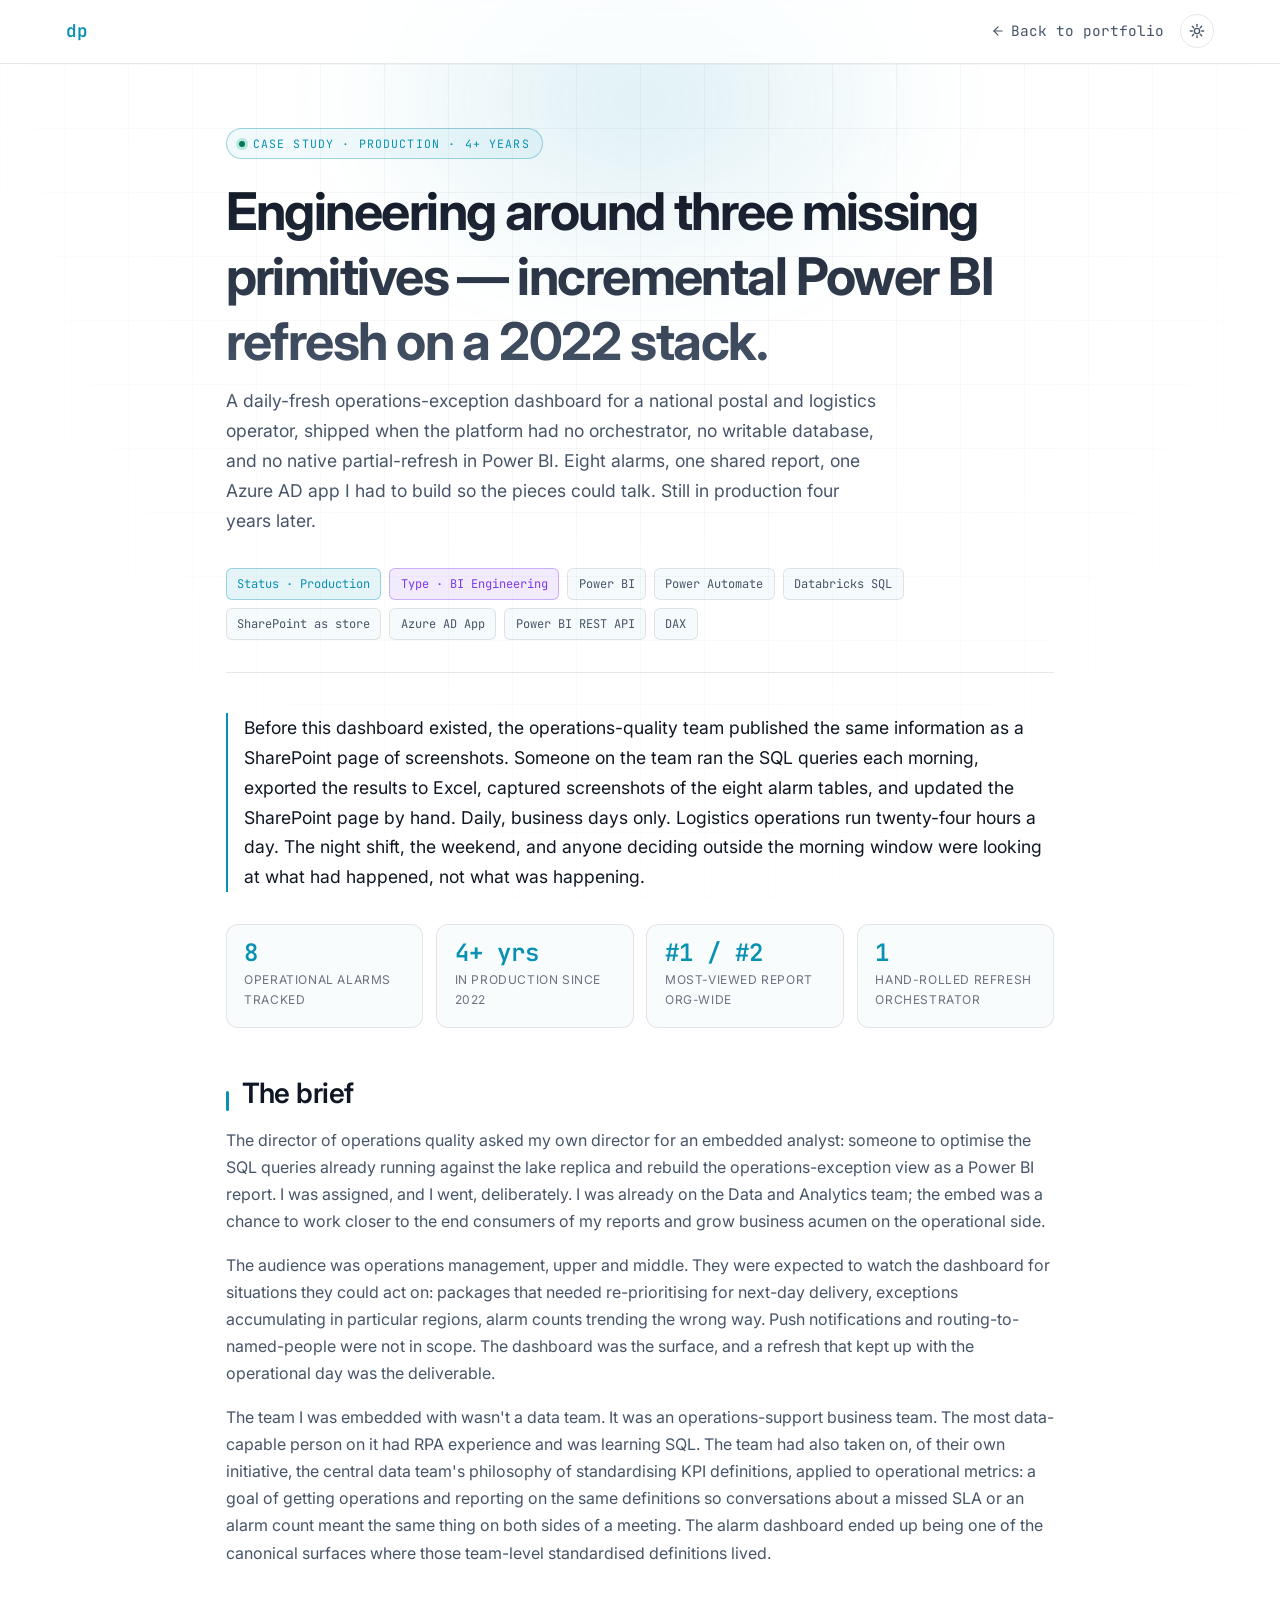
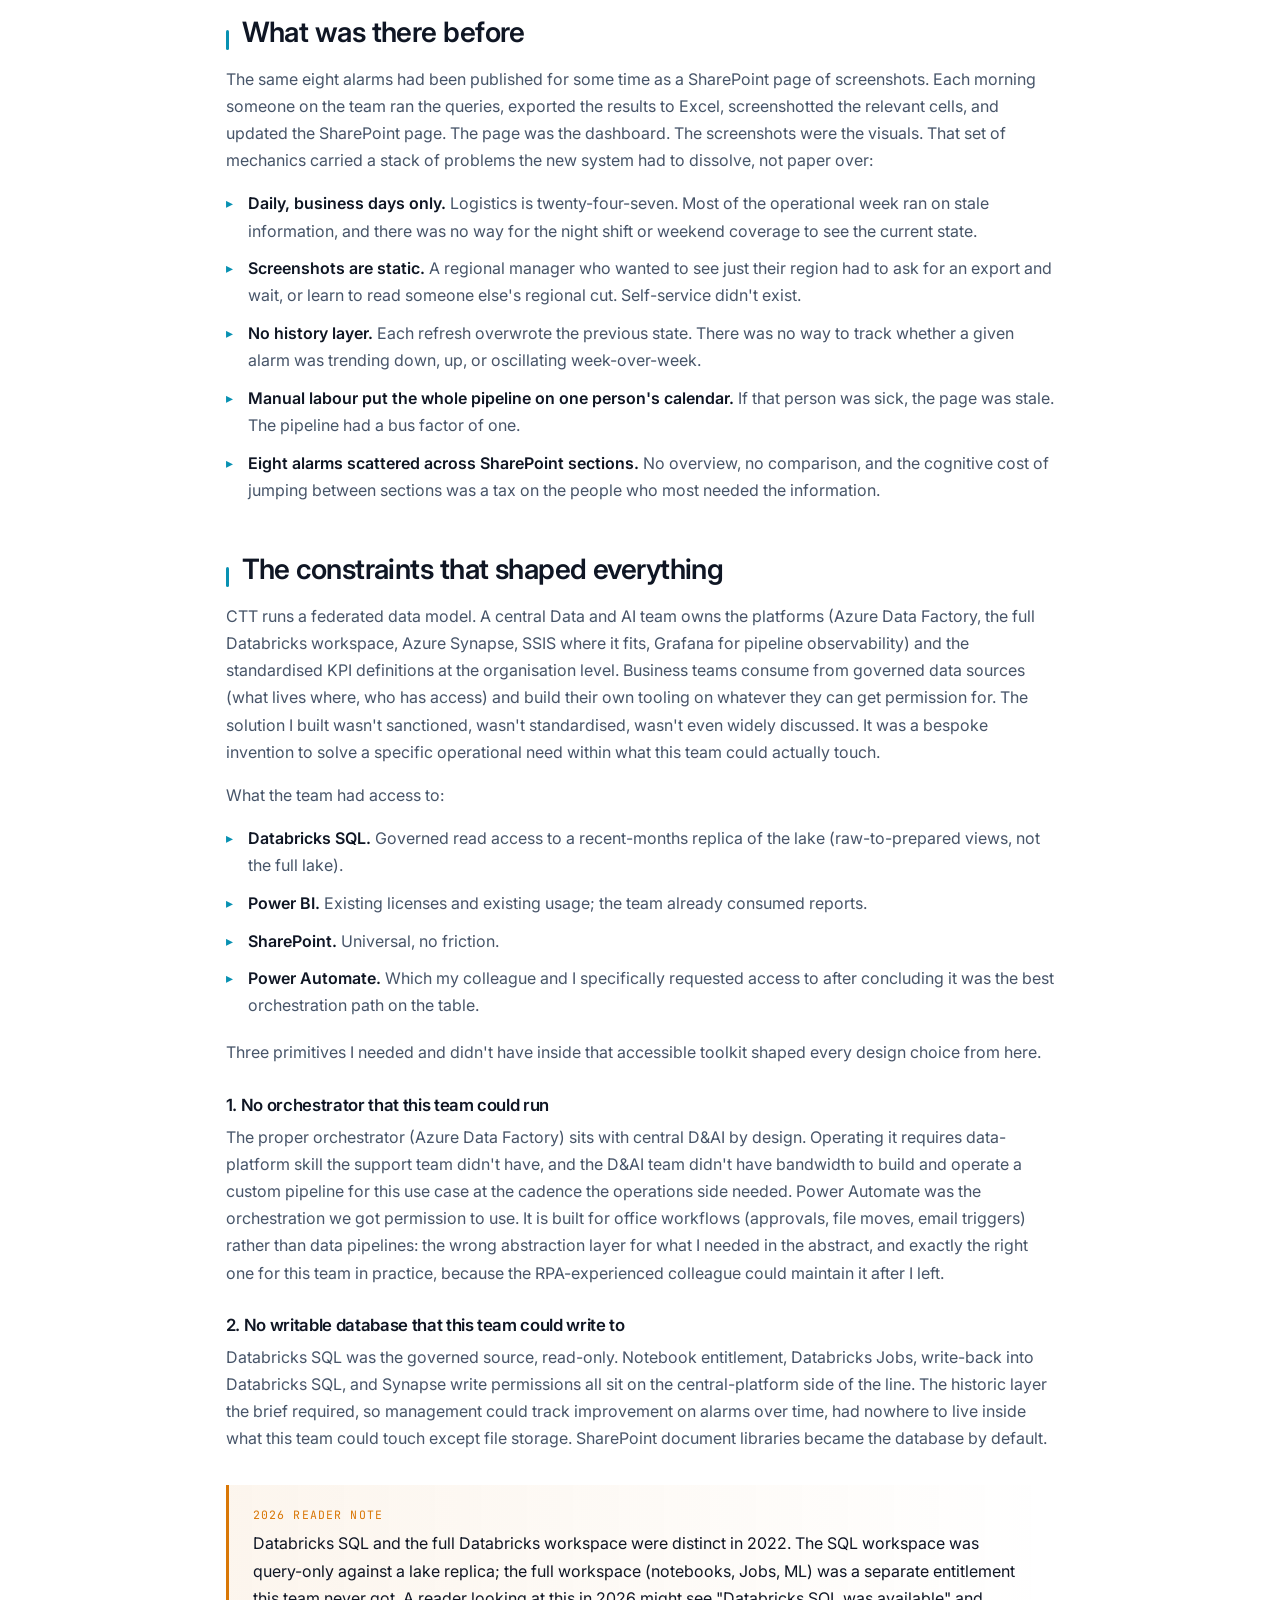
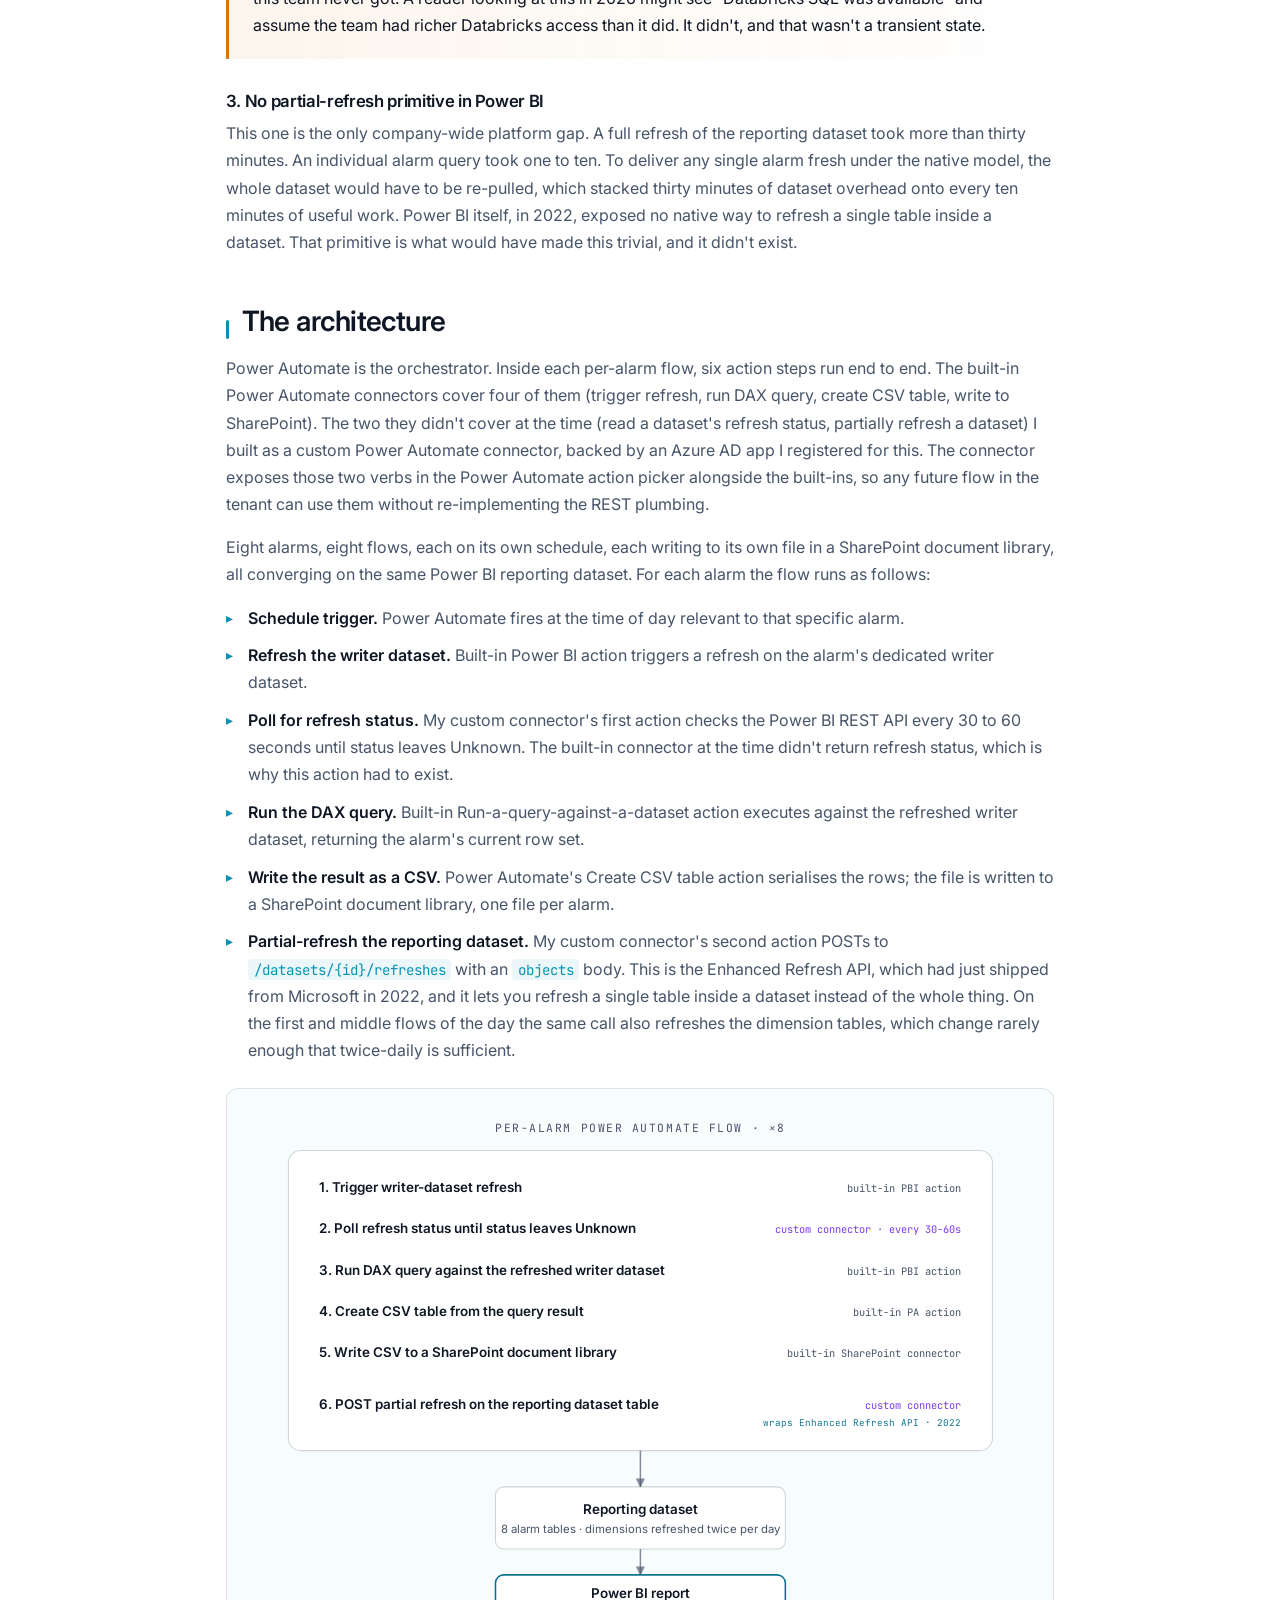
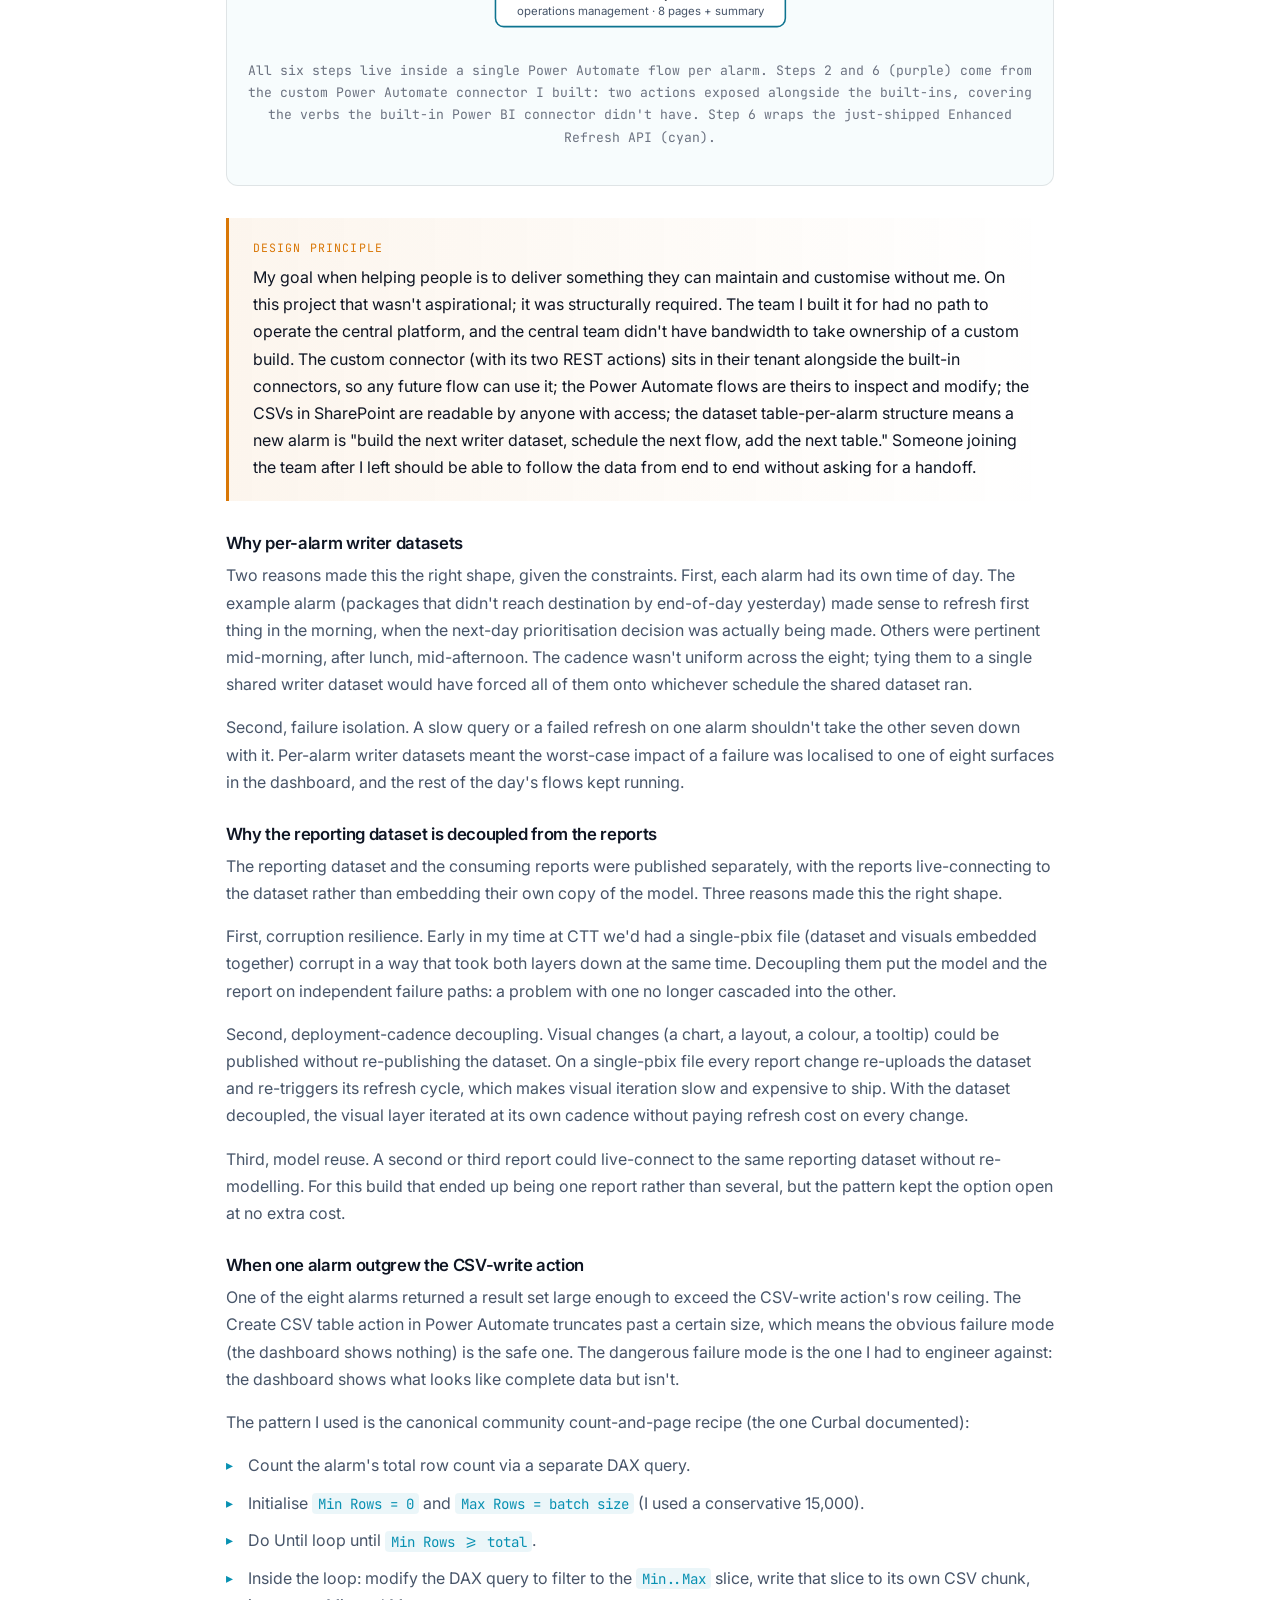
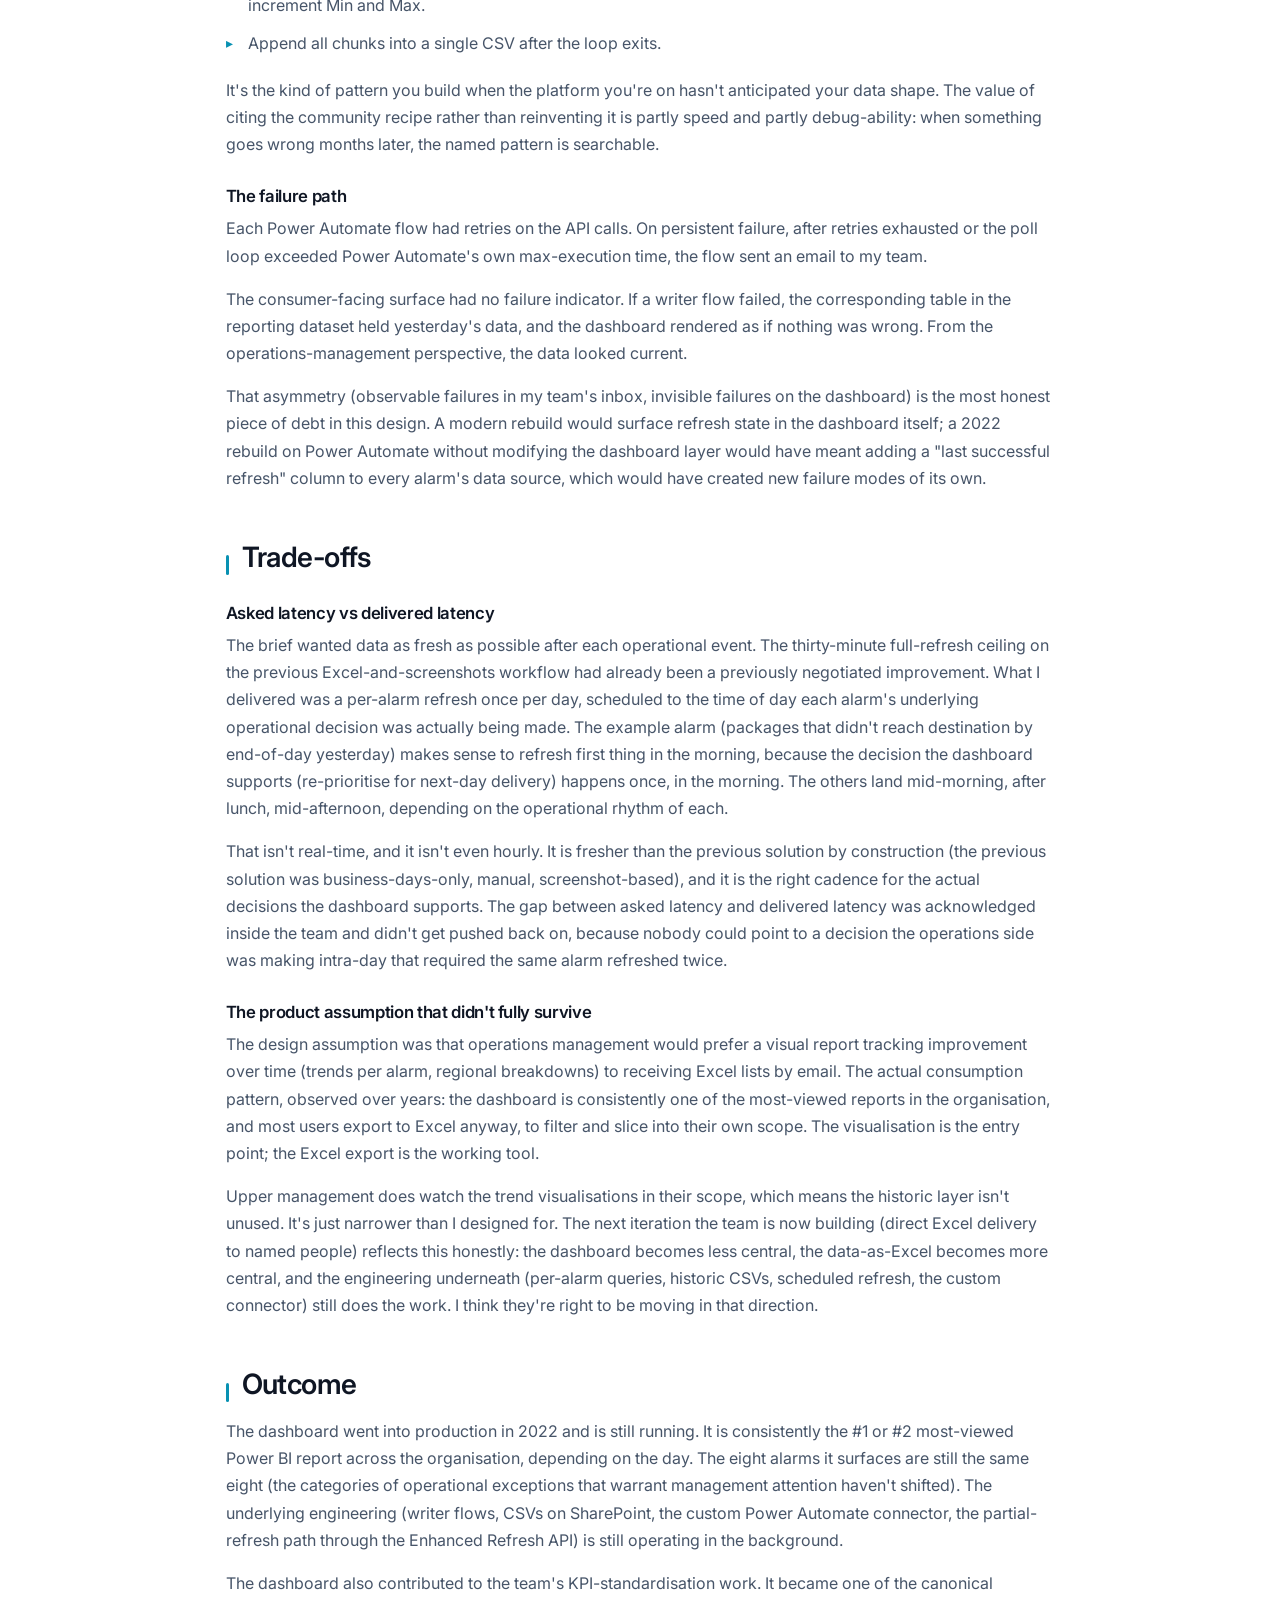
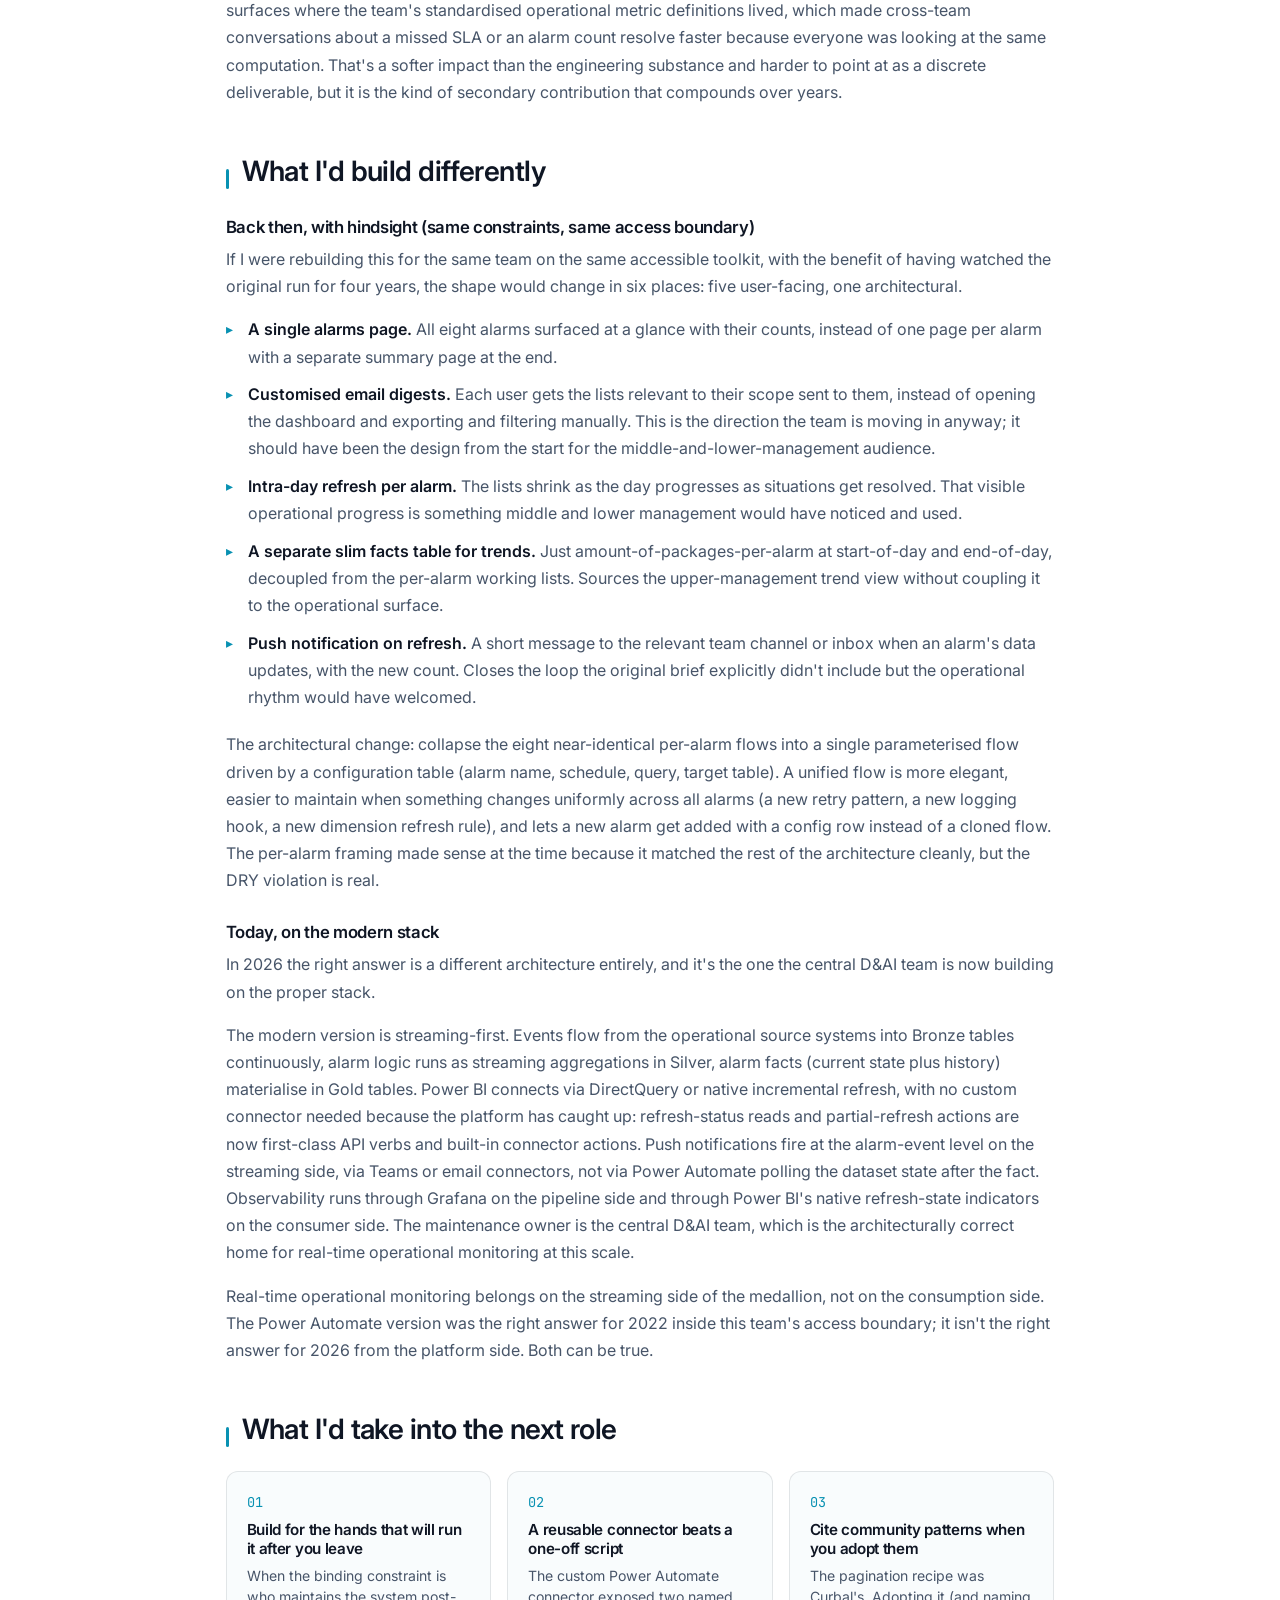
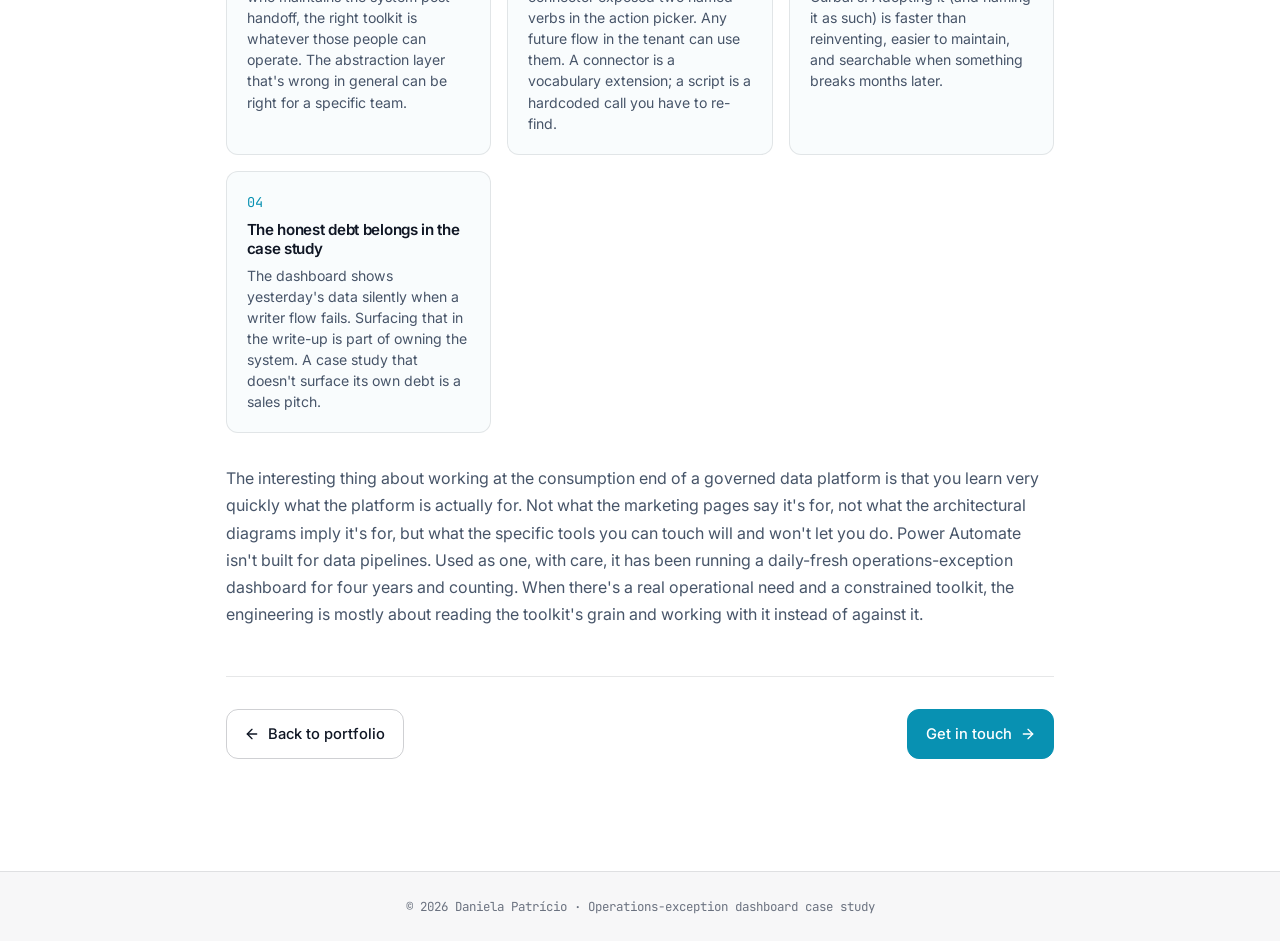
<file: projects/alarms.html>
<!DOCTYPE html>
<html lang="en">
<head>
<meta charset="UTF-8" />
<meta name="viewport" content="width=device-width, initial-scale=1.0" />
<meta name="description" content="Case study: a daily-fresh operations-exception dashboard for a national postal and logistics operator, hand-rolled when the platform had no orchestrator, no writable database, and no native partial-refresh in Power BI. Still in production four years later." />
<meta name="theme-color" content="#0a0f1a" />
<meta property="og:title" content="Engineering Around Three Missing Primitives — Incremental Power BI Refresh on a 2022 Stack" />
<meta property="og:description" content="Eight alarms, one shared report, one Azure AD app I had to build so the pieces could talk. How I shipped a daily-fresh operations-exception dashboard with no Data Factory, no writable database, and no native partial-refresh in Power BI." />
<meta property="og:type" content="article" />
<meta property="og:url" content="https://danielapatricio.github.io/projects/alarms.html" />
<meta property="og:image" content="https://danielapatricio.github.io/assets/linkedin-featured-dark.png" />
<meta property="og:image:width" content="1200" />
<meta property="og:image:height" content="630" />
<meta name="twitter:card" content="summary_large_image" />
<meta name="twitter:title" content="Engineering Around Three Missing Primitives — Case Study" />
<meta name="twitter:description" content="A daily-fresh operations-exception dashboard hand-rolled on Power BI, Power Automate, and SharePoint when the platform was missing three primitives. Four years in production." />
<meta name="twitter:image" content="https://danielapatricio.github.io/assets/linkedin-featured-dark.png" />
<title>Engineering Around Three Missing Primitives — Case Study · Daniela Patrício</title>

<script>
(function() {
  try {
    var saved = localStorage.getItem("dp-theme");
    var theme = saved || (window.matchMedia("(prefers-color-scheme: light)").matches ? "light" : "dark");
    document.documentElement.setAttribute("data-theme", theme);
  } catch (e) {
    document.documentElement.setAttribute("data-theme", "dark");
  }
})();
</script>

<link rel="preconnect" href="https://fonts.googleapis.com" />
<link rel="preconnect" href="https://fonts.gstatic.com" crossorigin />
<link href="https://fonts.googleapis.com/css2?family=Inter:wght@300;400;500;600;700&family=JetBrains+Mono:wght@400;500;600&display=swap" rel="stylesheet" />
<link rel="icon" type="image/svg+xml" href="data:image/svg+xml;utf8,<svg xmlns='http://www.w3.org/2000/svg' viewBox='0 0 32 32'><rect width='32' height='32' rx='6' fill='%230a0f1a'/><text x='50%25' y='54%25' dominant-baseline='middle' text-anchor='middle' font-family='ui-monospace,Menlo,monospace' font-weight='700' font-size='14' fill='%2322d3ee'>dp</text></svg>" />

<style>
  :root, :root[data-theme="dark"] {
    --bg-0: #070b14; --bg-1: #0a0f1a; --bg-2: #0f1624; --bg-3: #141d30;
    --surface: #111826; --surface-hi: #1a2336;
    --border: rgba(120, 160, 210, 0.12); --border-hi: rgba(120, 180, 230, 0.25);
    --text: #e7ecf4; --text-dim: #9aa7bd; --text-mute: #6b7891;
    --primary: #22d3ee; --primary-hi: #67e8f9; --primary-dim: #0891b2;
    --primary-glow: rgba(34, 211, 238, 0.18);
    --accent-2: #a78bfa; --accent-3: #34d399; --accent-4: #fbbf24;
    --success: #10b981;
    --grid-line: rgba(120, 160, 210, 0.05);
    --title-grad: linear-gradient(180deg, #ffffff 0%, #b7c3d8 100%);
    --strong-color: #f2f6fc;
    --nav-bg: rgba(7, 11, 20, 0.7);
    --footer-bg: rgba(0, 0, 0, 0.2);
    --diagram-bg: rgba(255,255,255,.015);
    --diagram-box: rgba(20, 29, 48, 0.7);
    --diagram-box-stroke: rgba(120, 160, 210, 0.22);
    --diagram-internal: rgba(167, 139, 250, 0.14);
    --diagram-internal-stroke: rgba(167, 139, 250, 0.45);
    --diagram-external: rgba(34, 211, 238, 0.12);
    --diagram-external-stroke: rgba(34, 211, 238, 0.5);
    --diagram-arrow: rgba(154, 167, 189, 0.55);
    --diagram-label: #9aa7bd;
    --diagram-text: #e7ecf4;
    --diagram-emph: #67e8f9;
    --font-sans: "Inter", -apple-system, BlinkMacSystemFont, "Segoe UI", Roboto, sans-serif;
    --font-mono: "JetBrains Mono", ui-monospace, SFMono-Regular, Menlo, monospace;
    --radius: 12px; --radius-lg: 18px;
    --max: 880px; --pad: clamp(1.25rem, 2vw, 2rem);
  }
  :root[data-theme="light"] {
    --bg-0: #ffffff; --bg-1: #f8fafc; --bg-2: #f1f5f9; --bg-3: #e2e8f0;
    --surface: #ffffff; --surface-hi: #f8fafc;
    --border: rgba(15, 22, 36, 0.10); --border-hi: rgba(15, 22, 36, 0.20);
    --text: #0f1624; --text-dim: #475569; --text-mute: #6b7280;
    --primary: #0891b2; --primary-hi: #0e7490; --primary-dim: #22d3ee;
    --primary-glow: rgba(8, 145, 178, 0.14);
    --accent-2: #7c3aed; --accent-3: #047857; --accent-4: #d97706;
    --success: #047857;
    --grid-line: rgba(15, 22, 36, 0.04);
    --title-grad: linear-gradient(180deg, #0f1624 0%, #475569 100%);
    --strong-color: #0a1320;
    --nav-bg: rgba(255, 255, 255, 0.78);
    --footer-bg: rgba(15, 22, 36, 0.03);
    --diagram-bg: rgba(8,145,178,.03);
    --diagram-box: #ffffff;
    --diagram-box-stroke: rgba(15, 22, 36, 0.18);
    --diagram-internal: rgba(124, 58, 237, 0.10);
    --diagram-internal-stroke: rgba(124, 58, 237, 0.45);
    --diagram-external: rgba(8, 145, 178, 0.08);
    --diagram-external-stroke: rgba(8, 145, 178, 0.50);
    --diagram-arrow: rgba(71, 85, 105, 0.65);
    --diagram-label: #475569;
    --diagram-text: #0f1624;
    --diagram-emph: #0e7490;
  }

  *,*::before,*::after{box-sizing:border-box}
  html{scroll-behavior:smooth}
  body{margin:0;min-height:100vh;font-family:var(--font-sans);font-size:16px;line-height:1.7;color:var(--text);background:var(--bg-0);-webkit-font-smoothing:antialiased;text-rendering:optimizeLegibility}
  img,svg{display:block;max-width:100%}
  a{color:var(--primary-hi);text-decoration:none;transition:color .2s}
  a:hover{color:var(--primary)}
  ul,ol{padding:0;margin:0;list-style:none}
  h1,h2,h3,h4{margin:0;font-weight:600;letter-spacing:-.02em;line-height:1.25}
  strong{color:var(--strong-color);font-weight:600}
  em{color:var(--text);font-style:italic}
  .mono{font-family:var(--font-mono);font-feature-settings:"liga" 0,"calt" 0}
  code{font-family:var(--font-mono);font-size:.88em;color:var(--primary-hi);background:rgba(34,211,238,.08);padding:.1rem .35rem;border-radius:4px}
  :root[data-theme="light"] code{color:var(--primary);background:rgba(8,145,178,.08)}

  .bg-grid{position:fixed;inset:0;z-index:-2;background-image:linear-gradient(var(--grid-line) 1px,transparent 1px),linear-gradient(90deg,var(--grid-line) 1px,transparent 1px);background-size:64px 64px;-webkit-mask-image:radial-gradient(ellipse at 50% 0%,black 30%,transparent 80%);mask-image:radial-gradient(ellipse at 50% 0%,black 30%,transparent 80%)}
  .bg-glow{position:fixed;top:-200px;left:50%;transform:translateX(-50%);width:900px;height:600px;z-index:-1;background:radial-gradient(closest-side,var(--primary-glow),transparent 70%);filter:blur(40px);pointer-events:none}

  .nav{position:sticky;top:0;z-index:50;-webkit-backdrop-filter:saturate(160%) blur(10px);backdrop-filter:saturate(160%) blur(10px);background:var(--nav-bg);border-bottom:1px solid var(--border)}
  .nav-inner{max-width:1200px;margin:0 auto;padding:.9rem var(--pad);display:flex;align-items:center;justify-content:space-between;gap:2rem}
  .nav-logo{display:inline-flex;align-items:baseline;font-family:var(--font-mono);font-weight:600;color:var(--text);font-size:1.1rem}
  .logo-mark{color:var(--primary)}
  .nav-back{font-family:var(--font-mono);font-size:.9rem;color:var(--text-dim);display:inline-flex;align-items:center;gap:.4rem}
  .nav-back:hover{color:var(--primary-hi)}
  .nav-actions{display:inline-flex;align-items:center;gap:1rem}

  .theme-toggle{background:transparent;border:1px solid var(--border);border-radius:999px;width:34px;height:34px;display:inline-flex;align-items:center;justify-content:center;color:var(--text-dim);cursor:pointer;padding:0;transition:color .2s,border-color .2s,background .2s}
  .theme-toggle:hover{color:var(--primary);border-color:var(--primary);background:rgba(34,211,238,.06)}
  :root[data-theme="light"] .theme-toggle:hover{background:rgba(8,145,178,.06)}
  .theme-toggle svg{width:16px;height:16px}
  .theme-toggle .icon-sun{display:none}
  :root[data-theme="light"] .theme-toggle .icon-sun{display:block}
  :root[data-theme="light"] .theme-toggle .icon-moon{display:none}

  article{max-width:var(--max);margin:0 auto;padding:clamp(2.5rem,6vw,4rem) var(--pad) 4rem}

  .article-kicker{display:inline-flex;align-items:center;gap:.5rem;padding:.3rem .75rem;border:1px solid rgba(34,211,238,.35);border-radius:999px;background:rgba(34,211,238,.06);font-family:var(--font-mono);font-size:.72rem;letter-spacing:.1em;text-transform:uppercase;color:var(--primary-hi);margin-bottom:1.25rem}
  :root[data-theme="light"] .article-kicker{background:rgba(8,145,178,.06);border-color:rgba(8,145,178,.35);color:var(--primary)}
  .live-dot{width:6px;height:6px;border-radius:50%;background:var(--success);box-shadow:0 0 0 3px rgba(16,185,129,.2);animation:pulse 2s ease-in-out infinite}
  :root[data-theme="light"] .live-dot{box-shadow:0 0 0 3px rgba(16,185,129,.25)}
  @keyframes pulse{50%{box-shadow:0 0 0 6px rgba(16,185,129,0)}}

  h1.title{font-size:clamp(2rem,4.5vw,3.25rem);font-weight:700;letter-spacing:-.03em;background:var(--title-grad);-webkit-background-clip:text;background-clip:text;color:transparent;margin-bottom:.75rem}
  .subtitle{font-size:1.1rem;color:var(--text-dim);max-width:60ch;margin-bottom:2rem}

  .meta-row{display:flex;flex-wrap:wrap;gap:.5rem;margin-bottom:2.5rem;padding-bottom:2rem;border-bottom:1px solid var(--border)}
  .meta-chip{font-family:var(--font-mono);font-size:.75rem;padding:.3rem .65rem;border:1px solid var(--border);border-radius:6px;color:var(--text-dim);background:rgba(255,255,255,.02)}
  :root[data-theme="light"] .meta-chip{background:rgba(8,145,178,.04)}
  .meta-chip.primary{border-color:rgba(34,211,238,.35);color:var(--primary-hi);background:rgba(34,211,238,.08)}
  :root[data-theme="light"] .meta-chip.primary{background:rgba(8,145,178,.10);border-color:rgba(8,145,178,.35);color:var(--primary)}
  .meta-chip.accent{border-color:rgba(167,139,250,.35);color:var(--accent-2);background:rgba(167,139,250,.08)}
  :root[data-theme="light"] .meta-chip.accent{background:rgba(124,58,237,.10);border-color:rgba(124,58,237,.35);color:var(--accent-2)}

  h2.h{font-size:clamp(1.4rem,2.4vw,1.75rem);margin:3rem 0 1rem;color:var(--text);position:relative;padding-left:1rem}
  h2.h::before{content:"";position:absolute;left:0;top:.55em;height:.7em;width:3px;background:var(--primary);border-radius:2px}
  h3.sh{font-size:1.05rem;margin:1.75rem 0 .5rem;color:var(--text)}

  p{margin:0 0 1rem;color:var(--text-dim)}
  p strong{color:var(--text)}

  .lead{font-size:1.1rem;color:var(--text);line-height:1.7;border-left:2px solid var(--primary);padding-left:1rem;margin:1.5rem 0 2rem}

  .bullets{margin:.5rem 0 1.25rem}
  .bullets li{position:relative;padding-left:1.4rem;margin-bottom:.65rem;color:var(--text-dim)}
  .bullets li::before{content:"▸";position:absolute;left:0;color:var(--primary);font-size:.9rem;top:1px}
  .bullets li strong{color:var(--text)}

  .stats-row{display:grid;grid-template-columns:repeat(auto-fit,minmax(140px,1fr));gap:.8rem;margin:1.5rem 0 2.5rem}
  .stat-card{padding:1rem 1.1rem;border:1px solid var(--border);border-radius:var(--radius);background:rgba(255,255,255,.015)}
  :root[data-theme="light"] .stat-card{background:rgba(8,145,178,.025)}
  .stat-num{font-family:var(--font-mono);font-size:1.5rem;font-weight:600;color:var(--text);line-height:1;margin-bottom:.3rem}
  .stat-num .accent{color:var(--primary)}
  .stat-label{font-size:.75rem;color:var(--text-mute);text-transform:uppercase;letter-spacing:.05em}

  .callout{margin:2rem 0;padding:1.25rem 1.5rem;border-left:3px solid var(--accent-4);background:linear-gradient(90deg,rgba(251,191,36,.06),transparent);border-radius:0 var(--radius) var(--radius) 0}
  :root[data-theme="light"] .callout{background:linear-gradient(90deg,rgba(217,119,6,.07),transparent)}
  .callout .ck{font-family:var(--font-mono);font-size:.72rem;letter-spacing:.1em;text-transform:uppercase;color:var(--accent-4);margin-bottom:.4rem}
  .callout p{margin:0;color:var(--text)}

  .takeaways{display:grid;grid-template-columns:repeat(auto-fit,minmax(220px,1fr));gap:1rem;margin:1.5rem 0 2rem}
  .takeaway{padding:1.25rem;border:1px solid var(--border);border-radius:var(--radius);background:rgba(255,255,255,.015)}
  :root[data-theme="light"] .takeaway{background:rgba(8,145,178,.025)}
  .takeaway .num{font-family:var(--font-mono);color:var(--primary);font-size:.85rem;margin-bottom:.5rem}
  .takeaway h4{font-size:.95rem;margin-bottom:.4rem;color:var(--text)}
  .takeaway p{font-size:.88rem;margin:0;color:var(--text-dim);line-height:1.5}

  pre.code{font-family:var(--font-mono);font-size:.82rem;line-height:1.55;color:var(--text-dim);background:rgba(255,255,255,.02);border:1px solid var(--border);border-radius:var(--radius);padding:1rem 1.2rem;margin:1.25rem 0 2rem;overflow-x:auto;white-space:pre}
  :root[data-theme="light"] pre.code{background:rgba(8,145,178,.025)}
  pre.code .kw{color:var(--primary)}
  pre.code .cmt{color:var(--text-mute);font-style:italic}

  .diagram{margin:1.5rem 0 2rem;padding:1.25rem;border:1px solid var(--border);border-radius:var(--radius);background:var(--diagram-bg);overflow-x:auto}
  .diagram svg{display:block;width:100%;height:auto;min-width:560px}
  .diagram-caption{font-size:.82rem;color:var(--text-mute);font-family:var(--font-mono);text-align:center;margin-top:.75rem}

  .footer-cta{margin-top:3rem;padding-top:2rem;border-top:1px solid var(--border);display:flex;flex-wrap:wrap;gap:1rem;justify-content:space-between;align-items:center}
  .btn{display:inline-flex;align-items:center;gap:.5rem;padding:.7rem 1.1rem;border-radius:var(--radius);font-weight:500;font-size:.92rem;border:1px solid transparent;transition:all .2s}
  .btn-primary{background:var(--primary);color:#04131a;border-color:var(--primary)}
  .btn-primary:hover{background:var(--primary-hi);box-shadow:0 0 0 6px var(--primary-glow);transform:translateY(-1px)}
  :root[data-theme="light"] .btn-primary{color:#ffffff}
  .btn-ghost{background:transparent;color:var(--text);border-color:var(--border-hi)}
  .btn-ghost:hover{border-color:var(--primary);color:var(--primary-hi)}
  :root[data-theme="light"] .btn-ghost:hover{color:var(--primary)}

  .footer{border-top:1px solid var(--border);margin-top:3rem;padding:1.5rem var(--pad);background:var(--footer-bg)}
  .footer-inner{max-width:var(--max);margin:0 auto;font-size:.78rem;color:var(--text-mute);font-family:var(--font-mono);text-align:center}

  @media (max-width:640px){
    .footer-cta{flex-direction:column;align-items:stretch}
    .footer-cta .btn{justify-content:center}
  }
  @media (prefers-reduced-motion: reduce){
    *,*::before,*::after{animation-duration:.01ms !important;transition-duration:.01ms !important}
    html{scroll-behavior:auto}
  }
</style>
</head>
<body>
  <div class="bg-grid" aria-hidden="true"></div>
  <div class="bg-glow" aria-hidden="true"></div>

  <nav class="nav">
    <div class="nav-inner">
      <a href="../index.html" class="nav-logo"><span class="logo-mark">dp</span></a>
      <div class="nav-actions">
        <a href="../index.html" class="nav-back">
          <svg width="14" height="14" viewBox="0 0 24 24" fill="none" stroke="currentColor" stroke-width="2" stroke-linecap="round" stroke-linejoin="round"><line x1="19" y1="12" x2="5" y2="12"/><polyline points="12 19 5 12 12 5"/></svg>
          Back to portfolio
        </a>
        <button class="theme-toggle" id="themeToggle" aria-label="Toggle light/dark theme" aria-pressed="false" title="Toggle theme">
          <svg class="icon-moon" viewBox="0 0 24 24" fill="none" stroke="currentColor" stroke-width="2" stroke-linecap="round" stroke-linejoin="round" aria-hidden="true"><path d="M21 12.79A9 9 0 1 1 11.21 3 7 7 0 0 0 21 12.79z"/></svg>
          <svg class="icon-sun" viewBox="0 0 24 24" fill="none" stroke="currentColor" stroke-width="2" stroke-linecap="round" stroke-linejoin="round" aria-hidden="true"><circle cx="12" cy="12" r="4"/><line x1="12" y1="2" x2="12" y2="5"/><line x1="12" y1="19" x2="12" y2="22"/><line x1="4.93" y1="4.93" x2="7.05" y2="7.05"/><line x1="16.95" y1="16.95" x2="19.07" y2="19.07"/><line x1="2" y1="12" x2="5" y2="12"/><line x1="19" y1="12" x2="22" y2="12"/><line x1="4.93" y1="19.07" x2="7.05" y2="16.95"/><line x1="16.95" y1="7.05" x2="19.07" y2="4.93"/></svg>
        </button>
      </div>
    </div>
  </nav>

  <article>
    <span class="article-kicker">
      <span class="live-dot"></span>
      Case Study · Production · 4+ years
    </span>

    <h1 class="title">Engineering around three missing primitives — incremental Power BI refresh on a 2022 stack.</h1>
    <p class="subtitle">
      A daily-fresh operations-exception dashboard for a national postal and logistics
      operator, shipped when the platform had no orchestrator, no writable database, and
      no native partial-refresh in Power BI. Eight alarms, one shared report, one Azure AD
      app I had to build so the pieces could talk. Still in production four years later.
    </p>

    <div class="meta-row">
      <span class="meta-chip primary">Status · Production</span>
      <span class="meta-chip accent">Type · BI Engineering</span>
      <span class="meta-chip">Power BI</span>
      <span class="meta-chip">Power Automate</span>
      <span class="meta-chip">Databricks SQL</span>
      <span class="meta-chip">SharePoint as store</span>
      <span class="meta-chip">Azure AD App</span>
      <span class="meta-chip">Power BI REST API</span>
      <span class="meta-chip">DAX</span>
    </div>

    <p class="lead">
      Before this dashboard existed, the operations-quality team published the same
      information as a SharePoint page of screenshots. Someone on the team ran the SQL
      queries each morning, exported the results to Excel, captured screenshots of the
      eight alarm tables, and updated the SharePoint page by hand. Daily, business days
      only. Logistics operations run twenty-four hours a day. The night shift, the
      weekend, and anyone deciding outside the morning window were looking at what had
      happened, not what was happening.
    </p>

    <div class="stats-row">
      <div class="stat-card">
        <div class="stat-num"><span class="accent">8</span></div>
        <div class="stat-label">Operational alarms tracked</div>
      </div>
      <div class="stat-card">
        <div class="stat-num"><span class="accent">4+ yrs</span></div>
        <div class="stat-label">In production since 2022</div>
      </div>
      <div class="stat-card">
        <div class="stat-num"><span class="accent">#1 / #2</span></div>
        <div class="stat-label">Most-viewed report org-wide</div>
      </div>
      <div class="stat-card">
        <div class="stat-num"><span class="accent">1</span></div>
        <div class="stat-label">Hand-rolled refresh orchestrator</div>
      </div>
    </div>

    <h2 class="h">The brief</h2>
    <p>
      The director of operations quality asked my own director for an embedded analyst:
      someone to optimise the SQL queries already running against the lake replica and
      rebuild the operations-exception view as a Power BI report. I was assigned, and
      I went, deliberately. I was already on the Data and Analytics team; the embed
      was a chance to work closer to the end consumers of my reports and grow business
      acumen on the operational side.
    </p>

    <p>
      The audience was operations management, upper and middle. They were expected to
      watch the dashboard for situations they could act on: packages that needed
      re-prioritising for next-day delivery, exceptions accumulating in particular
      regions, alarm counts trending the wrong way. Push notifications and
      routing-to-named-people were not in scope. The dashboard was the surface, and a
      refresh that kept up with the operational day was the deliverable.
    </p>

    <p>
      The team I was embedded with wasn't a data team. It was an operations-support
      business team. The most data-capable person on it had RPA experience and was
      learning SQL. The team had also taken on, of their own initiative, the central
      data team's philosophy of standardising KPI definitions, applied to operational
      metrics: a goal of getting operations and reporting on the same definitions so
      conversations about a missed SLA or an alarm count meant the same thing on both
      sides of a meeting. The alarm dashboard ended up being one of the canonical
      surfaces where those team-level standardised definitions lived.
    </p>

    <h2 class="h">What was there before</h2>
    <p>
      The same eight alarms had been published for some time as a SharePoint page of
      screenshots. Each morning someone on the team ran the queries, exported the
      results to Excel, screenshotted the relevant cells, and updated the SharePoint
      page. The page was the dashboard. The screenshots were the visuals. That set of
      mechanics carried a stack of problems the new system had to dissolve, not paper
      over:
    </p>

    <ul class="bullets">
      <li><strong>Daily, business days only.</strong> Logistics is twenty-four-seven. Most of the operational week ran on stale information, and there was no way for the night shift or weekend coverage to see the current state.</li>
      <li><strong>Screenshots are static.</strong> A regional manager who wanted to see just their region had to ask for an export and wait, or learn to read someone else's regional cut. Self-service didn't exist.</li>
      <li><strong>No history layer.</strong> Each refresh overwrote the previous state. There was no way to track whether a given alarm was trending down, up, or oscillating week-over-week.</li>
      <li><strong>Manual labour put the whole pipeline on one person's calendar.</strong> If that person was sick, the page was stale. The pipeline had a bus factor of one.</li>
      <li><strong>Eight alarms scattered across SharePoint sections.</strong> No overview, no comparison, and the cognitive cost of jumping between sections was a tax on the people who most needed the information.</li>
    </ul>

    <h2 class="h">The constraints that shaped everything</h2>
    <p>
      CTT runs a federated data model. A central Data and AI team owns the platforms
      (Azure Data Factory, the full Databricks workspace, Azure Synapse, SSIS where it
      fits, Grafana for pipeline observability) and the standardised KPI definitions at
      the organisation level. Business teams consume from governed data sources (what
      lives where, who has access) and build their own tooling on whatever they can
      get permission for. The solution I built wasn't sanctioned, wasn't standardised,
      wasn't even widely discussed. It was a bespoke invention to solve a specific
      operational need within what this team could actually touch.
    </p>

    <p>What the team had access to:</p>

    <ul class="bullets">
      <li><strong>Databricks SQL.</strong> Governed read access to a recent-months replica of the lake (raw-to-prepared views, not the full lake).</li>
      <li><strong>Power BI.</strong> Existing licenses and existing usage; the team already consumed reports.</li>
      <li><strong>SharePoint.</strong> Universal, no friction.</li>
      <li><strong>Power Automate.</strong> Which my colleague and I specifically requested access to after concluding it was the best orchestration path on the table.</li>
    </ul>

    <p>
      Three primitives I needed and didn't have inside that accessible toolkit shaped
      every design choice from here.
    </p>

    <h3 class="sh">1. No orchestrator that this team could run</h3>
    <p>
      The proper orchestrator (Azure Data Factory) sits with central D&amp;AI by
      design. Operating it requires data-platform skill the support team didn't have,
      and the D&amp;AI team didn't have bandwidth to build and operate a custom
      pipeline for this use case at the cadence the operations side needed. Power
      Automate was the orchestration we got permission to use. It is built for office
      workflows (approvals, file moves, email triggers) rather than data pipelines:
      the wrong abstraction layer for what I needed in the abstract, and exactly the
      right one for this team in practice, because the RPA-experienced colleague could
      maintain it after I left.
    </p>

    <h3 class="sh">2. No writable database that this team could write to</h3>
    <p>
      Databricks SQL was the governed source, read-only. Notebook entitlement,
      Databricks Jobs, write-back into Databricks SQL, and Synapse write permissions
      all sit on the central-platform side of the line. The historic layer the brief
      required, so management could track improvement on alarms over time, had nowhere
      to live inside what this team could touch except file storage. SharePoint
      document libraries became the database by default.
    </p>

    <div class="callout">
      <p class="ck">2026 reader note</p>
      <p>Databricks SQL and the full Databricks workspace were distinct in 2022. The SQL workspace was query-only against a lake replica; the full workspace (notebooks, Jobs, ML) was a separate entitlement this team never got. A reader looking at this in 2026 might see "Databricks SQL was available" and assume the team had richer Databricks access than it did. It didn't, and that wasn't a transient state.</p>
    </div>

    <h3 class="sh">3. No partial-refresh primitive in Power BI</h3>
    <p>
      This one is the only company-wide platform gap. A full refresh of the reporting
      dataset took more than thirty minutes. An individual alarm query took one to ten.
      To deliver any single alarm fresh under the native model, the whole dataset
      would have to be re-pulled, which stacked thirty minutes of dataset overhead
      onto every ten minutes of useful work. Power BI itself, in 2022, exposed no
      native way to refresh a single table inside a dataset. That primitive is what
      would have made this trivial, and it didn't exist.
    </p>

    <h2 class="h">The architecture</h2>
    <p>
      Power Automate is the orchestrator. Inside each per-alarm flow, six action steps
      run end to end. The built-in Power Automate connectors cover four of them
      (trigger refresh, run DAX query, create CSV table, write to SharePoint). The two
      they didn't cover at the time (read a dataset's refresh status, partially refresh
      a dataset) I built as a custom Power Automate connector, backed by an Azure AD
      app I registered for this. The connector exposes those two verbs in the
      Power Automate action picker alongside the built-ins, so any future flow in the
      tenant can use them without re-implementing the REST plumbing.
    </p>

    <p>
      Eight alarms, eight flows, each on its own schedule, each writing to its own
      file in a SharePoint document library, all converging on the same Power BI
      reporting dataset. For each alarm the flow runs as follows:
    </p>

    <ul class="bullets">
      <li><strong>Schedule trigger.</strong> Power Automate fires at the time of day relevant to that specific alarm.</li>
      <li><strong>Refresh the writer dataset.</strong> Built-in Power BI action triggers a refresh on the alarm's dedicated writer dataset.</li>
      <li><strong>Poll for refresh status.</strong> My custom connector's first action checks the Power BI REST API every 30 to 60 seconds until status leaves Unknown. The built-in connector at the time didn't return refresh status, which is why this action had to exist.</li>
      <li><strong>Run the DAX query.</strong> Built-in Run-a-query-against-a-dataset action executes against the refreshed writer dataset, returning the alarm's current row set.</li>
      <li><strong>Write the result as a CSV.</strong> Power Automate's Create CSV table action serialises the rows; the file is written to a SharePoint document library, one file per alarm.</li>
      <li><strong>Partial-refresh the reporting dataset.</strong> My custom connector's second action POSTs to <code>/datasets/{id}/refreshes</code> with an <code>objects</code> body. This is the Enhanced Refresh API, which had just shipped from Microsoft in 2022, and it lets you refresh a single table inside a dataset instead of the whole thing. On the first and middle flows of the day the same call also refreshes the dimension tables, which change rarely enough that twice-daily is sufficient.</li>
    </ul>

    <div class="diagram">
      <svg viewBox="0 0 760 520" xmlns="http://www.w3.org/2000/svg" role="img" aria-label="Architecture diagram: a single Power Automate flow runs per alarm. Inside the flow, six action steps trigger a writer-dataset refresh, poll status via a custom Azure AD app, run a DAX query, create a CSV table, write to SharePoint, and POST a partial refresh via the Enhanced Refresh API. The reporting dataset then feeds a Power BI report consumed by operations management.">
        <defs>
          <marker id="arrow-a" viewBox="0 0 10 10" refX="9" refY="5" markerWidth="6" markerHeight="6" orient="auto-start-reverse">
            <path d="M 0 0 L 10 5 L 0 10 z" fill="var(--diagram-arrow)"/>
          </marker>
        </defs>

        <text x="380" y="22" text-anchor="middle" font-family="JetBrains Mono, monospace" font-size="11" letter-spacing="1.5" fill="var(--diagram-label)">PER-ALARM POWER AUTOMATE FLOW · ×8</text>

        <!-- One big container box: the Power Automate flow itself -->
        <rect x="40" y="40" width="680" height="290" rx="12" fill="var(--diagram-box)" stroke="var(--diagram-box-stroke)" stroke-width="1"/>

        <!-- Step 1 -->
        <text x="70" y="80" font-family="Inter, sans-serif" font-size="13" font-weight="600" fill="var(--diagram-text)">1. Trigger writer-dataset refresh</text>
        <text x="690" y="80" text-anchor="end" font-family="JetBrains Mono, monospace" font-size="10" fill="var(--diagram-label)">built-in PBI action</text>

        <!-- Step 2 (CUSTOM CONNECTOR, action 1) -->
        <text x="70" y="120" font-family="Inter, sans-serif" font-size="13" font-weight="600" fill="var(--diagram-text)">2. Poll refresh status until status leaves Unknown</text>
        <text x="690" y="120" text-anchor="end" font-family="JetBrains Mono, monospace" font-size="10" fill="var(--accent-2)">custom connector · every 30-60s</text>

        <!-- Step 3 -->
        <text x="70" y="160" font-family="Inter, sans-serif" font-size="13" font-weight="600" fill="var(--diagram-text)">3. Run DAX query against the refreshed writer dataset</text>
        <text x="690" y="160" text-anchor="end" font-family="JetBrains Mono, monospace" font-size="10" fill="var(--diagram-label)">built-in PBI action</text>

        <!-- Step 4 -->
        <text x="70" y="200" font-family="Inter, sans-serif" font-size="13" font-weight="600" fill="var(--diagram-text)">4. Create CSV table from the query result</text>
        <text x="690" y="200" text-anchor="end" font-family="JetBrains Mono, monospace" font-size="10" fill="var(--diagram-label)">built-in PA action</text>

        <!-- Step 5 -->
        <text x="70" y="240" font-family="Inter, sans-serif" font-size="13" font-weight="600" fill="var(--diagram-text)">5. Write CSV to a SharePoint document library</text>
        <text x="690" y="240" text-anchor="end" font-family="JetBrains Mono, monospace" font-size="10" fill="var(--diagram-label)">built-in SharePoint connector</text>

        <!-- Step 6 (CUSTOM CONNECTOR, action 2 · wraps just-shipped Enhanced Refresh API) -->
        <text x="70" y="290" font-family="Inter, sans-serif" font-size="13" font-weight="600" fill="var(--diagram-text)">6. POST partial refresh on the reporting dataset table</text>
        <text x="690" y="290" text-anchor="end" font-family="JetBrains Mono, monospace" font-size="10" fill="var(--accent-2)">custom connector</text>
        <text x="690" y="306" text-anchor="end" font-family="JetBrains Mono, monospace" font-size="9" fill="var(--diagram-emph)">wraps Enhanced Refresh API · 2022</text>

        <!-- Arrow out of the flow, down to reporting dataset -->
        <line x1="380" y1="330" x2="380" y2="365" stroke="var(--diagram-arrow)" stroke-width="1.5" marker-end="url(#arrow-a)"/>

        <!-- Reporting dataset -->
        <rect x="240" y="365" width="280" height="60" rx="8" fill="var(--diagram-box)" stroke="var(--diagram-box-stroke)" stroke-width="1"/>
        <text x="380" y="391" text-anchor="middle" font-family="Inter, sans-serif" font-size="13" font-weight="600" fill="var(--diagram-text)">Reporting dataset</text>
        <text x="380" y="410" text-anchor="middle" font-family="Inter, sans-serif" font-size="11" fill="var(--diagram-label)">8 alarm tables · dimensions refreshed twice per day</text>

        <line x1="380" y1="425" x2="380" y2="450" stroke="var(--diagram-arrow)" stroke-width="1.5" marker-end="url(#arrow-a)"/>

        <!-- Dashboard -->
        <rect x="240" y="450" width="280" height="50" rx="8" fill="var(--diagram-box)" stroke="var(--diagram-emph)" stroke-width="1.5"/>
        <text x="380" y="472" text-anchor="middle" font-family="Inter, sans-serif" font-size="13" font-weight="600" fill="var(--diagram-text)">Power BI report</text>
        <text x="380" y="489" text-anchor="middle" font-family="Inter, sans-serif" font-size="11" fill="var(--diagram-label)">operations management · 8 pages + summary</text>
      </svg>
      <p class="diagram-caption">All six steps live inside a single Power Automate flow per alarm. Steps 2 and 6 (purple) come from the custom Power Automate connector I built: two actions exposed alongside the built-ins, covering the verbs the built-in Power BI connector didn't have. Step 6 wraps the just-shipped Enhanced Refresh API (cyan).</p>
    </div>

    <div class="callout">
      <p class="ck">Design principle</p>
      <p>My goal when helping people is to deliver something they can maintain and customise without me. On this project that wasn't aspirational; it was structurally required. The team I built it for had no path to operate the central platform, and the central team didn't have bandwidth to take ownership of a custom build. The custom connector (with its two REST actions) sits in their tenant alongside the built-in connectors, so any future flow can use it; the Power Automate flows are theirs to inspect and modify; the CSVs in SharePoint are readable by anyone with access; the dataset table-per-alarm structure means a new alarm is "build the next writer dataset, schedule the next flow, add the next table." Someone joining the team after I left should be able to follow the data from end to end without asking for a handoff.</p>
    </div>

    <h3 class="sh">Why per-alarm writer datasets</h3>
    <p>
      Two reasons made this the right shape, given the constraints. First, each alarm
      had its own time of day. The example alarm (packages that didn't reach
      destination by end-of-day yesterday) made sense to refresh first thing in the
      morning, when the next-day prioritisation decision was actually being made.
      Others were pertinent mid-morning, after lunch, mid-afternoon. The cadence wasn't
      uniform across the eight; tying them to a single shared writer dataset would have
      forced all of them onto whichever schedule the shared dataset ran.
    </p>
    <p>
      Second, failure isolation. A slow query or a failed refresh on one alarm shouldn't
      take the other seven down with it. Per-alarm writer datasets meant the worst-case
      impact of a failure was localised to one of eight surfaces in the dashboard, and
      the rest of the day's flows kept running.
    </p>

    <h3 class="sh">Why the reporting dataset is decoupled from the reports</h3>
    <p>
      The reporting dataset and the consuming reports were published separately, with
      the reports live-connecting to the dataset rather than embedding their own copy
      of the model. Three reasons made this the right shape.
    </p>
    <p>
      First, corruption resilience. Early in my time at CTT we'd had a single-pbix
      file (dataset and visuals embedded together) corrupt in a way that took both
      layers down at the same time. Decoupling them put the model and the report on
      independent failure paths: a problem with one no longer cascaded into the other.
    </p>
    <p>
      Second, deployment-cadence decoupling. Visual changes (a chart, a layout, a
      colour, a tooltip) could be published without re-publishing the dataset. On a
      single-pbix file every report change re-uploads the dataset and re-triggers its
      refresh cycle, which makes visual iteration slow and expensive to ship. With
      the dataset decoupled, the visual layer iterated at its own cadence without
      paying refresh cost on every change.
    </p>
    <p>
      Third, model reuse. A second or third report could live-connect to the same
      reporting dataset without re-modelling. For this build that ended up being one
      report rather than several, but the pattern kept the option open at no extra
      cost.
    </p>

    <h3 class="sh">When one alarm outgrew the CSV-write action</h3>
    <p>
      One of the eight alarms returned a result set large enough to exceed the
      CSV-write action's row ceiling. The Create CSV table action in Power Automate
      truncates past a certain size, which means the obvious failure mode (the
      dashboard shows nothing) is the safe one. The dangerous failure mode is the
      one I had to engineer against: the dashboard shows what looks like complete
      data but isn't.
    </p>
    <p>
      The pattern I used is the canonical community count-and-page recipe (the one
      Curbal documented):
    </p>

    <ul class="bullets">
      <li>Count the alarm's total row count via a separate DAX query.</li>
      <li>Initialise <code>Min Rows = 0</code> and <code>Max Rows = batch size</code> (I used a conservative 15,000).</li>
      <li>Do Until loop until <code>Min Rows &gt;= total</code>.</li>
      <li>Inside the loop: modify the DAX query to filter to the <code>Min..Max</code> slice, write that slice to its own CSV chunk, increment Min and Max.</li>
      <li>Append all chunks into a single CSV after the loop exits.</li>
    </ul>

    <p>
      It's the kind of pattern you build when the platform you're on hasn't anticipated
      your data shape. The value of citing the community recipe rather than reinventing
      it is partly speed and partly debug-ability: when something goes wrong months
      later, the named pattern is searchable.
    </p>

    <h3 class="sh">The failure path</h3>
    <p>
      Each Power Automate flow had retries on the API calls. On persistent failure,
      after retries exhausted or the poll loop exceeded Power Automate's own
      max-execution time, the flow sent an email to my team.
    </p>
    <p>
      The consumer-facing surface had no failure indicator. If a writer flow failed,
      the corresponding table in the reporting dataset held yesterday's data, and the
      dashboard rendered as if nothing was wrong. From the operations-management
      perspective, the data looked current.
    </p>
    <p>
      That asymmetry (observable failures in my team's inbox, invisible failures on
      the dashboard) is the most honest piece of debt in this design. A modern rebuild
      would surface refresh state in the dashboard itself; a 2022 rebuild on Power
      Automate without modifying the dashboard layer would have meant adding a
      "last successful refresh" column to every alarm's data source, which would have
      created new failure modes of its own.
    </p>

    <h2 class="h">Trade-offs</h2>

    <h3 class="sh">Asked latency vs delivered latency</h3>
    <p>
      The brief wanted data as fresh as possible after each operational event. The
      thirty-minute full-refresh ceiling on the previous Excel-and-screenshots
      workflow had already been a previously negotiated improvement. What I delivered
      was a per-alarm refresh once per day, scheduled to the time of day each alarm's
      underlying operational decision was actually being made. The example alarm
      (packages that didn't reach destination by end-of-day yesterday) makes sense to
      refresh first thing in the morning, because the decision the dashboard supports
      (re-prioritise for next-day delivery) happens once, in the morning. The others
      land mid-morning, after lunch, mid-afternoon, depending on the operational
      rhythm of each.
    </p>
    <p>
      That isn't real-time, and it isn't even hourly. It is fresher than the previous
      solution by construction (the previous solution was business-days-only, manual,
      screenshot-based), and it is the right cadence for the actual decisions the
      dashboard supports. The gap between asked latency and delivered latency was
      acknowledged inside the team and didn't get pushed back on, because nobody could
      point to a decision the operations side was making intra-day that required the
      same alarm refreshed twice.
    </p>

    <h3 class="sh">The product assumption that didn't fully survive</h3>
    <p>
      The design assumption was that operations management would prefer a visual report
      tracking improvement over time (trends per alarm, regional breakdowns) to
      receiving Excel lists by email. The actual consumption pattern, observed over
      years: the dashboard is consistently one of the most-viewed reports in the
      organisation, and most users export to Excel anyway, to filter and slice into
      their own scope. The visualisation is the entry point; the Excel export is the
      working tool.
    </p>
    <p>
      Upper management does watch the trend visualisations in their scope, which means
      the historic layer isn't unused. It's just narrower than I designed for. The
      next iteration the team is now building (direct Excel delivery to named people)
      reflects this honestly: the dashboard becomes less central, the data-as-Excel
      becomes more central, and the engineering underneath (per-alarm queries,
      historic CSVs, scheduled refresh, the custom connector) still does the work.
      I think they're right to be moving in that direction.
    </p>

    <h2 class="h">Outcome</h2>
    <p>
      The dashboard went into production in 2022 and is still running. It is
      consistently the #1 or #2 most-viewed Power BI report across the organisation,
      depending on the day. The eight alarms it surfaces are still the same eight (the
      categories of operational exceptions that warrant management attention haven't
      shifted). The underlying engineering (writer flows, CSVs on SharePoint, the
      custom Power Automate connector, the partial-refresh path through the Enhanced
      Refresh API) is still operating in the background.
    </p>
    <p>
      The dashboard also contributed to the team's KPI-standardisation work. It
      became one of the canonical surfaces where the team's standardised operational
      metric definitions lived, which made cross-team conversations about a missed
      SLA or an alarm count resolve faster because everyone was looking at the same
      computation. That's a softer impact than the engineering substance and harder
      to point at as a discrete deliverable, but it is the kind of secondary
      contribution that compounds over years.
    </p>

    <h2 class="h">What I'd build differently</h2>

    <h3 class="sh">Back then, with hindsight (same constraints, same access boundary)</h3>
    <p>
      If I were rebuilding this for the same team on the same accessible toolkit,
      with the benefit of having watched the original run for four years, the shape
      would change in six places: five user-facing, one architectural.
    </p>

    <ul class="bullets">
      <li><strong>A single alarms page.</strong> All eight alarms surfaced at a glance with their counts, instead of one page per alarm with a separate summary page at the end.</li>
      <li><strong>Customised email digests.</strong> Each user gets the lists relevant to their scope sent to them, instead of opening the dashboard and exporting and filtering manually. This is the direction the team is moving in anyway; it should have been the design from the start for the middle-and-lower-management audience.</li>
      <li><strong>Intra-day refresh per alarm.</strong> The lists shrink as the day progresses as situations get resolved. That visible operational progress is something middle and lower management would have noticed and used.</li>
      <li><strong>A separate slim facts table for trends.</strong> Just amount-of-packages-per-alarm at start-of-day and end-of-day, decoupled from the per-alarm working lists. Sources the upper-management trend view without coupling it to the operational surface.</li>
      <li><strong>Push notification on refresh.</strong> A short message to the relevant team channel or inbox when an alarm's data updates, with the new count. Closes the loop the original brief explicitly didn't include but the operational rhythm would have welcomed.</li>
    </ul>

    <p>
      The architectural change: collapse the eight near-identical per-alarm flows
      into a single parameterised flow driven by a configuration table (alarm name,
      schedule, query, target table). A unified flow is more elegant, easier to
      maintain when something changes uniformly across all alarms (a new retry
      pattern, a new logging hook, a new dimension refresh rule), and lets a new
      alarm get added with a config row instead of a cloned flow. The per-alarm
      framing made sense at the time because it matched the rest of the architecture
      cleanly, but the DRY violation is real.
    </p>

    <h3 class="sh">Today, on the modern stack</h3>
    <p>
      In 2026 the right answer is a different architecture entirely, and it's the
      one the central D&amp;AI team is now building on the proper stack.
    </p>

    <p>
      The modern version is streaming-first. Events flow from the operational source
      systems into Bronze tables continuously, alarm logic runs as streaming
      aggregations in Silver, alarm facts (current state plus history) materialise in
      Gold tables. Power BI connects via DirectQuery or native incremental refresh,
      with no custom connector needed because the platform has caught up:
      refresh-status reads and partial-refresh actions are now first-class API verbs
      and built-in connector actions. Push notifications fire at the alarm-event
      level on the streaming side, via Teams or email connectors, not via Power
      Automate polling the dataset state after the fact. Observability runs through
      Grafana on the pipeline side and through Power BI's native refresh-state
      indicators on the consumer side. The maintenance owner is the central D&amp;AI
      team, which is the architecturally correct home for real-time operational
      monitoring at this scale.
    </p>

    <p>
      Real-time operational monitoring belongs on the streaming side of the medallion,
      not on the consumption side. The Power Automate version was the right answer
      for 2022 inside this team's access boundary; it isn't the right answer for 2026
      from the platform side. Both can be true.
    </p>

    <h2 class="h">What I'd take into the next role</h2>
    <div class="takeaways">
      <div class="takeaway">
        <p class="num">01</p>
        <h4>Build for the hands that will run it after you leave</h4>
        <p>When the binding constraint is who maintains the system post-handoff, the right toolkit is whatever those people can operate. The abstraction layer that's wrong in general can be right for a specific team.</p>
      </div>
      <div class="takeaway">
        <p class="num">02</p>
        <h4>A reusable connector beats a one-off script</h4>
        <p>The custom Power Automate connector exposed two named verbs in the action picker. Any future flow in the tenant can use them. A connector is a vocabulary extension; a script is a hardcoded call you have to re-find.</p>
      </div>
      <div class="takeaway">
        <p class="num">03</p>
        <h4>Cite community patterns when you adopt them</h4>
        <p>The pagination recipe was Curbal's. Adopting it (and naming it as such) is faster than reinventing, easier to maintain, and searchable when something breaks months later.</p>
      </div>
      <div class="takeaway">
        <p class="num">04</p>
        <h4>The honest debt belongs in the case study</h4>
        <p>The dashboard shows yesterday's data silently when a writer flow fails. Surfacing that in the write-up is part of owning the system. A case study that doesn't surface its own debt is a sales pitch.</p>
      </div>
    </div>

    <p>
      The interesting thing about working at the consumption end of a governed data
      platform is that you learn very quickly what the platform is actually for. Not
      what the marketing pages say it's for, not what the architectural diagrams
      imply it's for, but what the specific tools you can touch will and won't let
      you do. Power Automate isn't built for data pipelines. Used as one, with care,
      it has been running a daily-fresh operations-exception dashboard for four years
      and counting. When there's a real operational need and a constrained toolkit,
      the engineering is mostly about reading the toolkit's grain and working with
      it instead of against it.
    </p>

    <div class="footer-cta">
      <a class="btn btn-ghost" href="../index.html">
        <svg width="16" height="16" viewBox="0 0 24 24" fill="none" stroke="currentColor" stroke-width="2" stroke-linecap="round" stroke-linejoin="round"><line x1="19" y1="12" x2="5" y2="12"/><polyline points="12 19 5 12 12 5"/></svg>
        Back to portfolio
      </a>
      <a class="btn btn-primary" href="../index.html#contact">
        Get in touch
        <svg width="16" height="16" viewBox="0 0 24 24" fill="none" stroke="currentColor" stroke-width="2" stroke-linecap="round" stroke-linejoin="round"><line x1="5" y1="12" x2="19" y2="12"/><polyline points="12 5 19 12 12 19"/></svg>
      </a>
    </div>
  </article>

  <footer class="footer">
    <div class="footer-inner">
      © <span id="year"></span> Daniela Patrício · Operations-exception dashboard case study
    </div>
  </footer>

  <script>
    const y = document.getElementById("year");
    if (y) y.textContent = new Date().getFullYear();

    const themeBtn = document.getElementById("themeToggle");
    if (themeBtn) {
      const updatePressed = () => {
        const isLight = document.documentElement.getAttribute("data-theme") === "light";
        themeBtn.setAttribute("aria-pressed", String(isLight));
      };
      updatePressed();
      themeBtn.addEventListener("click", () => {
        const current = document.documentElement.getAttribute("data-theme") || "dark";
        const next = current === "dark" ? "light" : "dark";
        document.documentElement.setAttribute("data-theme", next);
        try { localStorage.setItem("dp-theme", next); } catch (e) {}
        updatePressed();
      });
    }
  </script>
</body>
</html>
</file>
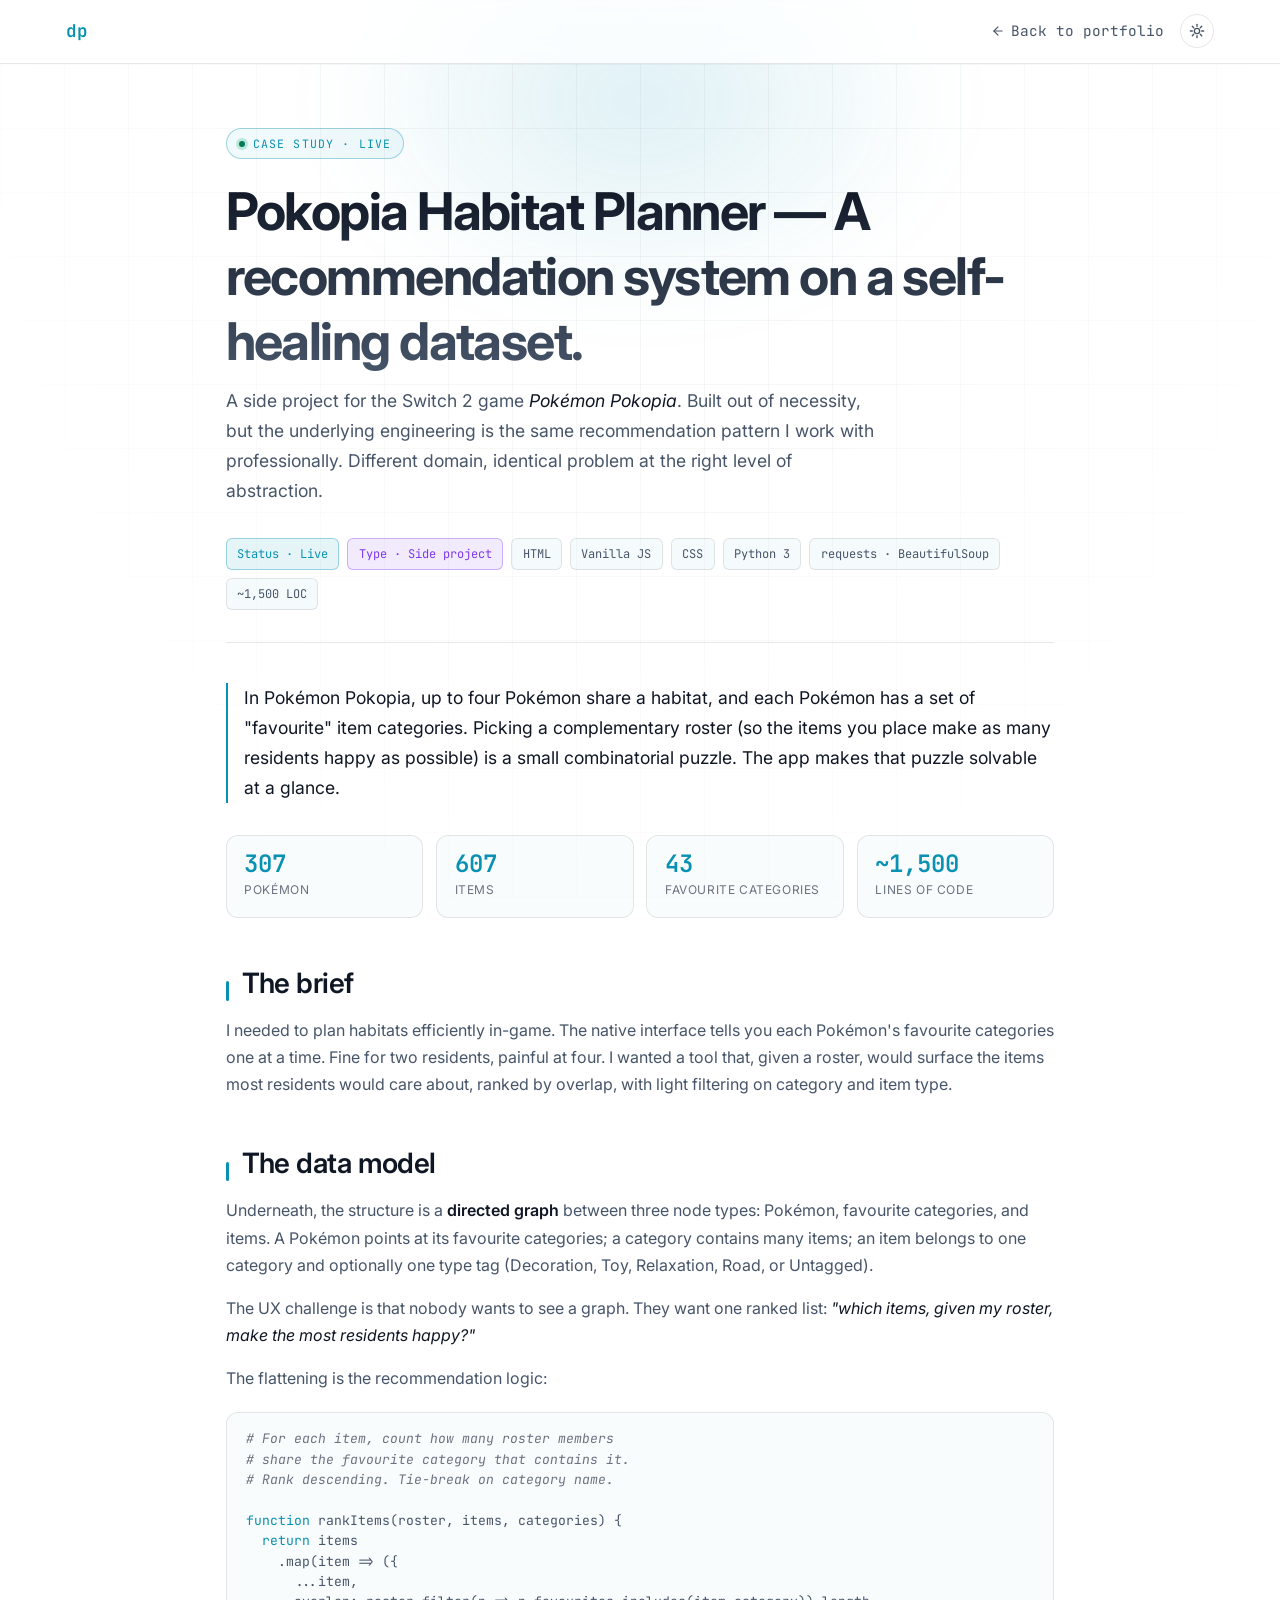
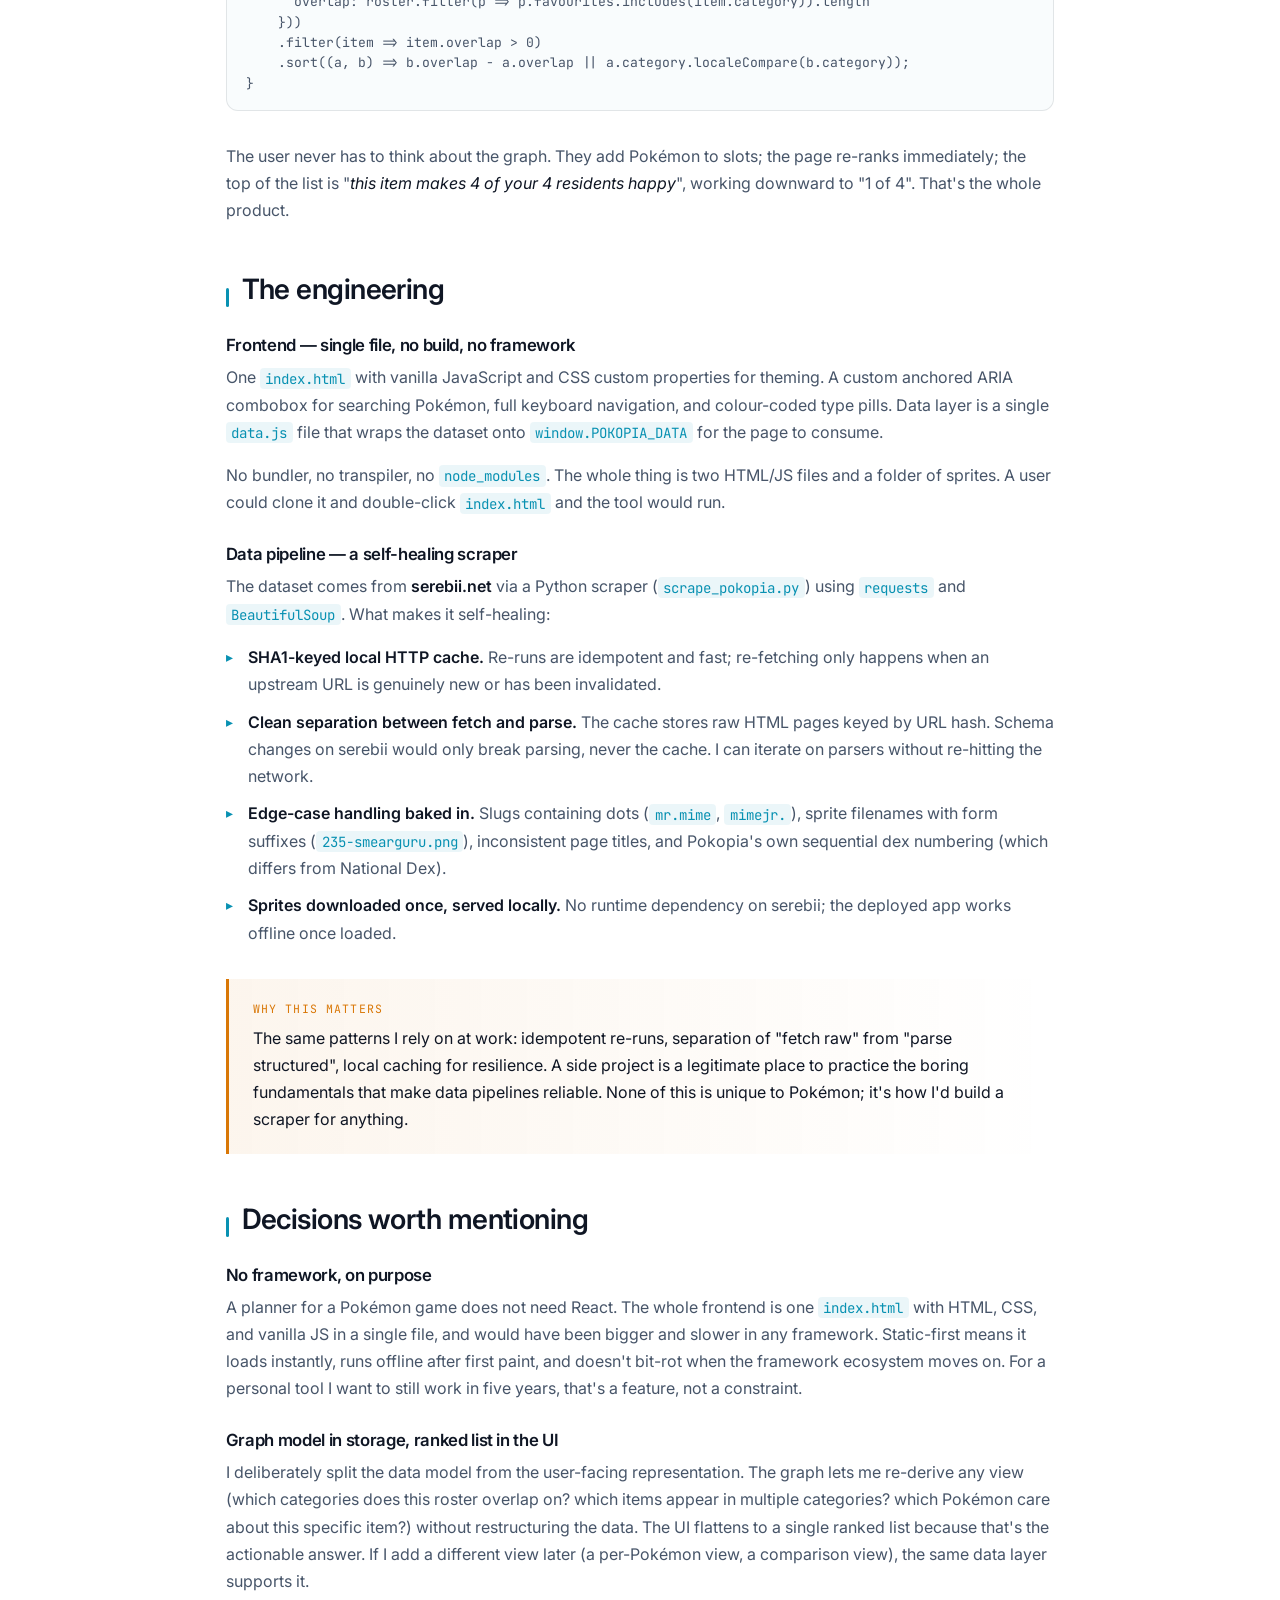
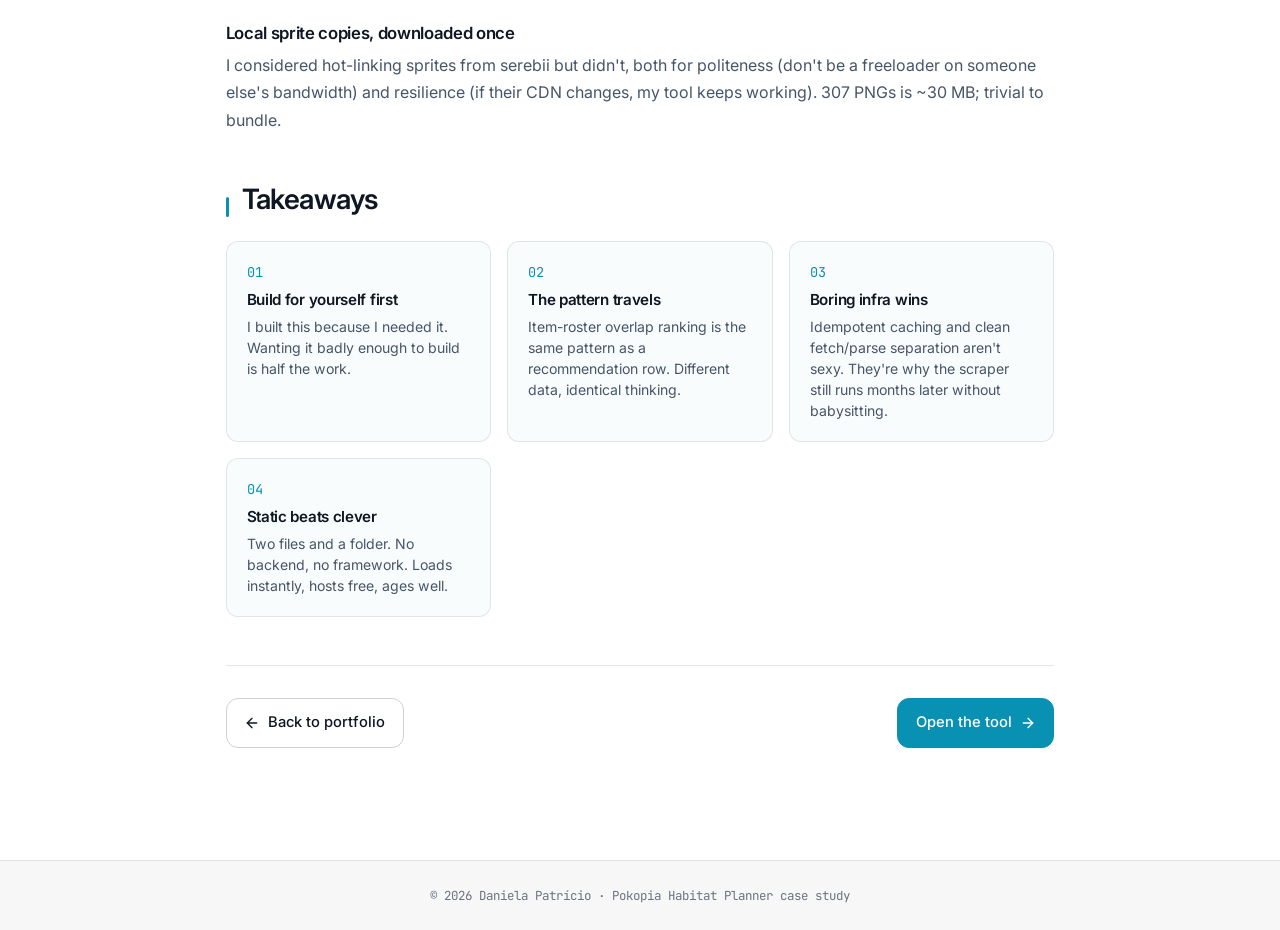
<file: projects/pokopia-habitat.html>
<!DOCTYPE html>
<html lang="en">
<head>
<meta charset="UTF-8" />
<meta name="viewport" content="width=device-width, initial-scale=1.0" />
<meta name="description" content="Case study: a single-page habitat planner for Pokémon Pokopia. A recommendation system on a self-healing dataset, built in vanilla JS with a Python scraper." />
<meta name="theme-color" content="#0a0f1a" />
<meta property="og:title" content="Pokopia Habitat Planner — A Recommendation System on a Self-Healing Dataset" />
<meta property="og:description" content="Side project: graph data model flattened into a one-glance ranked list, served as a single static file. Built in vanilla JS with a self-healing Python scraper." />
<meta property="og:type" content="article" />
<meta property="og:url" content="https://danielapatricio.github.io/projects/pokopia-habitat.html" />
<meta property="og:image" content="https://danielapatricio.github.io/assets/linkedin-featured-dark.png" />
<meta property="og:image:width" content="1200" />
<meta property="og:image:height" content="630" />
<meta name="twitter:card" content="summary_large_image" />
<meta name="twitter:title" content="Pokopia Habitat Planner — Case Study" />
<meta name="twitter:description" content="Side project: graph data model flattened into a one-glance ranked list, served as a single static file. Built in vanilla JS with a self-healing Python scraper." />
<meta name="twitter:image" content="https://danielapatricio.github.io/assets/linkedin-featured-dark.png" />
<title>Pokopia Habitat Planner — Case Study · Daniela Patrício</title>

<script>
(function() {
  try {
    var saved = localStorage.getItem("dp-theme");
    var theme = saved || (window.matchMedia("(prefers-color-scheme: light)").matches ? "light" : "dark");
    document.documentElement.setAttribute("data-theme", theme);
  } catch (e) {
    document.documentElement.setAttribute("data-theme", "dark");
  }
})();
</script>

<link rel="preconnect" href="https://fonts.googleapis.com" />
<link rel="preconnect" href="https://fonts.gstatic.com" crossorigin />
<link href="https://fonts.googleapis.com/css2?family=Inter:wght@300;400;500;600;700&family=JetBrains+Mono:wght@400;500;600&display=swap" rel="stylesheet" />
<link rel="icon" type="image/svg+xml" href="data:image/svg+xml;utf8,<svg xmlns='http://www.w3.org/2000/svg' viewBox='0 0 32 32'><rect width='32' height='32' rx='6' fill='%230a0f1a'/><text x='50%25' y='54%25' dominant-baseline='middle' text-anchor='middle' font-family='ui-monospace,Menlo,monospace' font-weight='700' font-size='14' fill='%2322d3ee'>dp</text></svg>" />

<style>
  :root, :root[data-theme="dark"] {
    --bg-0: #070b14; --bg-1: #0a0f1a; --bg-2: #0f1624; --bg-3: #141d30;
    --surface: #111826; --surface-hi: #1a2336;
    --border: rgba(120, 160, 210, 0.12); --border-hi: rgba(120, 180, 230, 0.25);
    --text: #e7ecf4; --text-dim: #9aa7bd; --text-mute: #6b7891;
    --primary: #22d3ee; --primary-hi: #67e8f9; --primary-dim: #0891b2;
    --primary-glow: rgba(34, 211, 238, 0.18);
    --accent-2: #a78bfa; --accent-3: #34d399; --accent-4: #fbbf24;
    --success: #10b981;
    --grid-line: rgba(120, 160, 210, 0.05);
    --title-grad: linear-gradient(180deg, #ffffff 0%, #b7c3d8 100%);
    --strong-color: #f2f6fc;
    --nav-bg: rgba(7, 11, 20, 0.7);
    --footer-bg: rgba(0, 0, 0, 0.2);
    --font-sans: "Inter", -apple-system, BlinkMacSystemFont, "Segoe UI", Roboto, sans-serif;
    --font-mono: "JetBrains Mono", ui-monospace, SFMono-Regular, Menlo, monospace;
    --radius: 12px; --radius-lg: 18px;
    --max: 880px; --pad: clamp(1.25rem, 2vw, 2rem);
  }
  :root[data-theme="light"] {
    --bg-0: #ffffff; --bg-1: #f8fafc; --bg-2: #f1f5f9; --bg-3: #e2e8f0;
    --surface: #ffffff; --surface-hi: #f8fafc;
    --border: rgba(15, 22, 36, 0.10); --border-hi: rgba(15, 22, 36, 0.20);
    --text: #0f1624; --text-dim: #475569; --text-mute: #6b7280;
    --primary: #0891b2; --primary-hi: #0e7490; --primary-dim: #22d3ee;
    --primary-glow: rgba(8, 145, 178, 0.14);
    --accent-2: #7c3aed; --accent-3: #047857; --accent-4: #d97706;
    --success: #047857;
    --grid-line: rgba(15, 22, 36, 0.04);
    --title-grad: linear-gradient(180deg, #0f1624 0%, #475569 100%);
    --strong-color: #0a1320;
    --nav-bg: rgba(255, 255, 255, 0.78);
    --footer-bg: rgba(15, 22, 36, 0.03);
  }

  *,*::before,*::after{box-sizing:border-box}
  html{scroll-behavior:smooth}
  body{margin:0;min-height:100vh;font-family:var(--font-sans);font-size:16px;line-height:1.7;color:var(--text);background:var(--bg-0);-webkit-font-smoothing:antialiased;text-rendering:optimizeLegibility}
  img,svg{display:block;max-width:100%}
  a{color:var(--primary-hi);text-decoration:none;transition:color .2s}
  a:hover{color:var(--primary)}
  ul,ol{padding:0;margin:0;list-style:none}
  h1,h2,h3,h4{margin:0;font-weight:600;letter-spacing:-.02em;line-height:1.25}
  strong{color:var(--strong-color);font-weight:600}
  em{color:var(--text);font-style:italic}
  .mono{font-family:var(--font-mono);font-feature-settings:"liga" 0,"calt" 0}
  code{font-family:var(--font-mono);font-size:.88em;color:var(--primary-hi);background:rgba(34,211,238,.08);padding:.1rem .35rem;border-radius:4px}
  :root[data-theme="light"] code{color:var(--primary);background:rgba(8,145,178,.08)}

  .bg-grid{position:fixed;inset:0;z-index:-2;background-image:linear-gradient(var(--grid-line) 1px,transparent 1px),linear-gradient(90deg,var(--grid-line) 1px,transparent 1px);background-size:64px 64px;-webkit-mask-image:radial-gradient(ellipse at 50% 0%,black 30%,transparent 80%);mask-image:radial-gradient(ellipse at 50% 0%,black 30%,transparent 80%)}
  .bg-glow{position:fixed;top:-200px;left:50%;transform:translateX(-50%);width:900px;height:600px;z-index:-1;background:radial-gradient(closest-side,var(--primary-glow),transparent 70%);filter:blur(40px);pointer-events:none}

  .nav{position:sticky;top:0;z-index:50;-webkit-backdrop-filter:saturate(160%) blur(10px);backdrop-filter:saturate(160%) blur(10px);background:var(--nav-bg);border-bottom:1px solid var(--border)}
  .nav-inner{max-width:1200px;margin:0 auto;padding:.9rem var(--pad);display:flex;align-items:center;justify-content:space-between;gap:2rem}
  .nav-logo{display:inline-flex;align-items:baseline;font-family:var(--font-mono);font-weight:600;color:var(--text);font-size:1.1rem}
  .logo-mark{color:var(--primary)}
  .nav-back{font-family:var(--font-mono);font-size:.9rem;color:var(--text-dim);display:inline-flex;align-items:center;gap:.4rem}
  .nav-back:hover{color:var(--primary-hi)}
  .nav-actions{display:inline-flex;align-items:center;gap:1rem}

  .theme-toggle{background:transparent;border:1px solid var(--border);border-radius:999px;width:34px;height:34px;display:inline-flex;align-items:center;justify-content:center;color:var(--text-dim);cursor:pointer;padding:0;transition:color .2s,border-color .2s,background .2s}
  .theme-toggle:hover{color:var(--primary);border-color:var(--primary);background:rgba(34,211,238,.06)}
  :root[data-theme="light"] .theme-toggle:hover{background:rgba(8,145,178,.06)}
  .theme-toggle svg{width:16px;height:16px}
  .theme-toggle .icon-sun{display:none}
  :root[data-theme="light"] .theme-toggle .icon-sun{display:block}
  :root[data-theme="light"] .theme-toggle .icon-moon{display:none}

  article{max-width:var(--max);margin:0 auto;padding:clamp(2.5rem,6vw,4rem) var(--pad) 4rem}

  .article-kicker{display:inline-flex;align-items:center;gap:.5rem;padding:.3rem .75rem;border:1px solid rgba(34,211,238,.35);border-radius:999px;background:rgba(34,211,238,.06);font-family:var(--font-mono);font-size:.72rem;letter-spacing:.1em;text-transform:uppercase;color:var(--primary-hi);margin-bottom:1.25rem}
  :root[data-theme="light"] .article-kicker{background:rgba(8,145,178,.06);border-color:rgba(8,145,178,.35);color:var(--primary)}
  .live-dot{width:6px;height:6px;border-radius:50%;background:var(--success);box-shadow:0 0 0 3px rgba(16,185,129,.2);animation:pulse 2s ease-in-out infinite}
  :root[data-theme="light"] .live-dot{box-shadow:0 0 0 3px rgba(16,185,129,.25)}
  @keyframes pulse{50%{box-shadow:0 0 0 6px rgba(16,185,129,0)}}

  h1.title{font-size:clamp(2rem,4.5vw,3.25rem);font-weight:700;letter-spacing:-.03em;background:var(--title-grad);-webkit-background-clip:text;background-clip:text;color:transparent;margin-bottom:.75rem}
  .subtitle{font-size:1.1rem;color:var(--text-dim);max-width:60ch;margin-bottom:2rem}

  .meta-row{display:flex;flex-wrap:wrap;gap:.5rem;margin-bottom:2.5rem;padding-bottom:2rem;border-bottom:1px solid var(--border)}
  .meta-chip{font-family:var(--font-mono);font-size:.75rem;padding:.3rem .65rem;border:1px solid var(--border);border-radius:6px;color:var(--text-dim);background:rgba(255,255,255,.02)}
  :root[data-theme="light"] .meta-chip{background:rgba(8,145,178,.04)}
  .meta-chip.primary{border-color:rgba(34,211,238,.35);color:var(--primary-hi);background:rgba(34,211,238,.08)}
  :root[data-theme="light"] .meta-chip.primary{background:rgba(8,145,178,.10);border-color:rgba(8,145,178,.35);color:var(--primary)}
  .meta-chip.accent{border-color:rgba(167,139,250,.35);color:var(--accent-2);background:rgba(167,139,250,.08)}
  :root[data-theme="light"] .meta-chip.accent{background:rgba(124,58,237,.10);border-color:rgba(124,58,237,.35);color:var(--accent-2)}

  h2.h{font-size:clamp(1.4rem,2.4vw,1.75rem);margin:3rem 0 1rem;color:var(--text);position:relative;padding-left:1rem}
  h2.h::before{content:"";position:absolute;left:0;top:.55em;height:.7em;width:3px;background:var(--primary);border-radius:2px}
  h3.sh{font-size:1.05rem;margin:1.75rem 0 .5rem;color:var(--text)}

  p{margin:0 0 1rem;color:var(--text-dim)}
  p strong{color:var(--text)}

  .lead{font-size:1.1rem;color:var(--text);line-height:1.7;border-left:2px solid var(--primary);padding-left:1rem;margin:1.5rem 0 2rem}

  .bullets{margin:.5rem 0 1.25rem}
  .bullets li{position:relative;padding-left:1.4rem;margin-bottom:.65rem;color:var(--text-dim)}
  .bullets li::before{content:"▸";position:absolute;left:0;color:var(--primary);font-size:.9rem;top:1px}
  .bullets li strong{color:var(--text)}

  .stats-row{display:grid;grid-template-columns:repeat(auto-fit,minmax(140px,1fr));gap:.8rem;margin:1.5rem 0 2.5rem}
  .stat-card{padding:1rem 1.1rem;border:1px solid var(--border);border-radius:var(--radius);background:rgba(255,255,255,.015)}
  :root[data-theme="light"] .stat-card{background:rgba(8,145,178,.025)}
  .stat-num{font-family:var(--font-mono);font-size:1.5rem;font-weight:600;color:var(--text);line-height:1;margin-bottom:.3rem}
  .stat-num .accent{color:var(--primary)}
  .stat-label{font-size:.75rem;color:var(--text-mute);text-transform:uppercase;letter-spacing:.05em}

  .callout{margin:2rem 0;padding:1.25rem 1.5rem;border-left:3px solid var(--accent-4);background:linear-gradient(90deg,rgba(251,191,36,.06),transparent);border-radius:0 var(--radius) var(--radius) 0}
  :root[data-theme="light"] .callout{background:linear-gradient(90deg,rgba(217,119,6,.07),transparent)}
  .callout .ck{font-family:var(--font-mono);font-size:.72rem;letter-spacing:.1em;text-transform:uppercase;color:var(--accent-4);margin-bottom:.4rem}
  .callout p{margin:0;color:var(--text)}

  .takeaways{display:grid;grid-template-columns:repeat(auto-fit,minmax(220px,1fr));gap:1rem;margin:1.5rem 0 2rem}
  .takeaway{padding:1.25rem;border:1px solid var(--border);border-radius:var(--radius);background:rgba(255,255,255,.015)}
  :root[data-theme="light"] .takeaway{background:rgba(8,145,178,.025)}
  .takeaway .num{font-family:var(--font-mono);color:var(--primary);font-size:.85rem;margin-bottom:.5rem}
  .takeaway h4{font-size:.95rem;margin-bottom:.4rem;color:var(--text)}
  .takeaway p{font-size:.88rem;margin:0;color:var(--text-dim);line-height:1.5}

  pre.code{font-family:var(--font-mono);font-size:.82rem;line-height:1.55;color:var(--text-dim);background:rgba(255,255,255,.02);border:1px solid var(--border);border-radius:var(--radius);padding:1rem 1.2rem;margin:1.25rem 0 2rem;overflow-x:auto;white-space:pre}
  :root[data-theme="light"] pre.code{background:rgba(8,145,178,.025)}
  pre.code .kw{color:var(--primary)}
  pre.code .cmt{color:var(--text-mute);font-style:italic}

  .footer-cta{margin-top:3rem;padding-top:2rem;border-top:1px solid var(--border);display:flex;flex-wrap:wrap;gap:1rem;justify-content:space-between;align-items:center}
  .btn{display:inline-flex;align-items:center;gap:.5rem;padding:.7rem 1.1rem;border-radius:var(--radius);font-weight:500;font-size:.92rem;border:1px solid transparent;transition:all .2s}
  .btn-primary{background:var(--primary);color:#04131a;border-color:var(--primary)}
  .btn-primary:hover{background:var(--primary-hi);box-shadow:0 0 0 6px var(--primary-glow);transform:translateY(-1px)}
  :root[data-theme="light"] .btn-primary{color:#ffffff}
  .btn-ghost{background:transparent;color:var(--text);border-color:var(--border-hi)}
  .btn-ghost:hover{border-color:var(--primary);color:var(--primary-hi)}
  :root[data-theme="light"] .btn-ghost:hover{color:var(--primary)}

  .footer{border-top:1px solid var(--border);margin-top:3rem;padding:1.5rem var(--pad);background:var(--footer-bg)}
  .footer-inner{max-width:var(--max);margin:0 auto;font-size:.78rem;color:var(--text-mute);font-family:var(--font-mono);text-align:center}

  @media (max-width:640px){
    .footer-cta{flex-direction:column;align-items:stretch}
    .footer-cta .btn{justify-content:center}
  }
  @media (prefers-reduced-motion: reduce){
    *,*::before,*::after{animation-duration:.01ms !important;transition-duration:.01ms !important}
    html{scroll-behavior:auto}
  }
</style>
</head>
<body>
  <div class="bg-grid" aria-hidden="true"></div>
  <div class="bg-glow" aria-hidden="true"></div>

  <nav class="nav">
    <div class="nav-inner">
      <a href="../index.html" class="nav-logo"><span class="logo-mark">dp</span></a>
      <div class="nav-actions">
        <a href="../index.html" class="nav-back">
          <svg width="14" height="14" viewBox="0 0 24 24" fill="none" stroke="currentColor" stroke-width="2" stroke-linecap="round" stroke-linejoin="round"><line x1="19" y1="12" x2="5" y2="12"/><polyline points="12 19 5 12 12 5"/></svg>
          Back to portfolio
        </a>
        <button class="theme-toggle" id="themeToggle" aria-label="Toggle light/dark theme" aria-pressed="false" title="Toggle theme">
          <svg class="icon-moon" viewBox="0 0 24 24" fill="none" stroke="currentColor" stroke-width="2" stroke-linecap="round" stroke-linejoin="round" aria-hidden="true"><path d="M21 12.79A9 9 0 1 1 11.21 3 7 7 0 0 0 21 12.79z"/></svg>
          <svg class="icon-sun" viewBox="0 0 24 24" fill="none" stroke="currentColor" stroke-width="2" stroke-linecap="round" stroke-linejoin="round" aria-hidden="true"><circle cx="12" cy="12" r="4"/><line x1="12" y1="2" x2="12" y2="5"/><line x1="12" y1="19" x2="12" y2="22"/><line x1="4.93" y1="4.93" x2="7.05" y2="7.05"/><line x1="16.95" y1="16.95" x2="19.07" y2="19.07"/><line x1="2" y1="12" x2="5" y2="12"/><line x1="19" y1="12" x2="22" y2="12"/><line x1="4.93" y1="19.07" x2="7.05" y2="16.95"/><line x1="16.95" y1="7.05" x2="19.07" y2="4.93"/></svg>
        </button>
      </div>
    </div>
  </nav>

  <article>
    <span class="article-kicker">
      <span class="live-dot"></span>
      Case Study · Live
    </span>

    <h1 class="title">Pokopia Habitat Planner — A recommendation system on a self-healing dataset.</h1>
    <p class="subtitle">
      A side project for the Switch 2 game <em>Pokémon Pokopia</em>. Built out of necessity, but the
      underlying engineering is the same recommendation pattern I work with professionally.
      Different domain, identical problem at the right level of abstraction.
    </p>

    <div class="meta-row">
      <span class="meta-chip primary">Status · Live</span>
      <span class="meta-chip accent">Type · Side project</span>
      <span class="meta-chip">HTML</span>
      <span class="meta-chip">Vanilla JS</span>
      <span class="meta-chip">CSS</span>
      <span class="meta-chip">Python 3</span>
      <span class="meta-chip">requests · BeautifulSoup</span>
      <span class="meta-chip">~1,500 LOC</span>
    </div>

    <p class="lead">
      In Pokémon Pokopia, up to four Pokémon share a habitat, and each Pokémon has a set of
      "favourite" item categories. Picking a complementary roster (so the items you place
      make as many residents happy as possible) is a small combinatorial puzzle. The app
      makes that puzzle solvable at a glance.
    </p>

    <div class="stats-row">
      <div class="stat-card">
        <div class="stat-num"><span class="accent">307</span></div>
        <div class="stat-label">Pokémon</div>
      </div>
      <div class="stat-card">
        <div class="stat-num"><span class="accent">607</span></div>
        <div class="stat-label">Items</div>
      </div>
      <div class="stat-card">
        <div class="stat-num"><span class="accent">43</span></div>
        <div class="stat-label">Favourite categories</div>
      </div>
      <div class="stat-card">
        <div class="stat-num"><span class="accent">~1,500</span></div>
        <div class="stat-label">Lines of code</div>
      </div>
    </div>

    <h2 class="h">The brief</h2>
    <p>
      I needed to plan habitats efficiently in-game. The native interface tells you each
      Pokémon's favourite categories one at a time. Fine for two residents, painful at
      four. I wanted a tool that, given a roster, would surface the items most residents
      would care about, ranked by overlap, with light filtering on category and item type.
    </p>

    <h2 class="h">The data model</h2>
    <p>
      Underneath, the structure is a <strong>directed graph</strong> between three node
      types: Pokémon, favourite categories, and items. A Pokémon points at its favourite
      categories; a category contains many items; an item belongs to one category and
      optionally one type tag (Decoration, Toy, Relaxation, Road, or Untagged).
    </p>
    <p>
      The UX challenge is that nobody wants to see a graph. They want one ranked list:
      <em>"which items, given my roster, make the most residents happy?"</em>
    </p>

    <p>The flattening is the recommendation logic:</p>
    <pre class="code"><span class="cmt"># For each item, count how many roster members</span>
<span class="cmt"># share the favourite category that contains it.</span>
<span class="cmt"># Rank descending. Tie-break on category name.</span>

<span class="kw">function</span> rankItems(roster, items, categories) {
  <span class="kw">return</span> items
    .map(item => ({
      ...item,
      overlap: roster.filter(p => p.favourites.includes(item.category)).length
    }))
    .filter(item => item.overlap > 0)
    .sort((a, b) => b.overlap - a.overlap || a.category.localeCompare(b.category));
}</pre>

    <p>
      The user never has to think about the graph. They add Pokémon to slots; the page
      re-ranks immediately; the top of the list is "<em>this item makes 4 of your 4 residents
      happy</em>", working downward to "1 of 4". That's the whole product.
    </p>

    <h2 class="h">The engineering</h2>

    <h3 class="sh">Frontend — single file, no build, no framework</h3>
    <p>
      One <code>index.html</code> with vanilla JavaScript and CSS custom properties for theming.
      A custom anchored ARIA combobox for searching Pokémon, full keyboard navigation, and
      colour-coded type pills. Data layer is a single <code>data.js</code> file that wraps
      the dataset onto <code>window.POKOPIA_DATA</code> for the page to consume.
    </p>
    <p>
      No bundler, no transpiler, no <code>node_modules</code>. The whole thing is two HTML/JS
      files and a folder of sprites. A user could clone it and double-click <code>index.html</code>
      and the tool would run.
    </p>

    <h3 class="sh">Data pipeline — a self-healing scraper</h3>
    <p>
      The dataset comes from <strong>serebii.net</strong> via a Python scraper
      (<code>scrape_pokopia.py</code>) using <code>requests</code> and <code>BeautifulSoup</code>.
      What makes it self-healing:
    </p>
    <ul class="bullets">
      <li><strong>SHA1-keyed local HTTP cache.</strong> Re-runs are idempotent and fast; re-fetching only happens when an upstream URL is genuinely new or has been invalidated.</li>
      <li><strong>Clean separation between fetch and parse.</strong> The cache stores raw HTML pages keyed by URL hash. Schema changes on serebii would only break parsing, never the cache. I can iterate on parsers without re-hitting the network.</li>
      <li><strong>Edge-case handling baked in.</strong> Slugs containing dots (<code>mr.mime</code>, <code>mimejr.</code>), sprite filenames with form suffixes (<code>235-smearguru.png</code>), inconsistent page titles, and Pokopia's own sequential dex numbering (which differs from National Dex).</li>
      <li><strong>Sprites downloaded once, served locally.</strong> No runtime dependency on serebii; the deployed app works offline once loaded.</li>
    </ul>

    <div class="callout">
      <p class="ck">Why this matters</p>
      <p>The same patterns I rely on at work: idempotent re-runs, separation of "fetch raw" from "parse structured", local caching for resilience. A side project is a legitimate place to practice the boring fundamentals that make data pipelines reliable. None of this is unique to Pokémon; it's how I'd build a scraper for anything.</p>
    </div>

    <h2 class="h">Decisions worth mentioning</h2>

    <h3 class="sh">No framework, on purpose</h3>
    <p>
      A planner for a Pokémon game does not need React. The whole frontend is one
      <code>index.html</code> with HTML, CSS, and vanilla JS in a single file, and would
      have been bigger and slower in any framework. Static-first means it loads
      instantly, runs offline after first paint, and doesn't bit-rot when the framework
      ecosystem moves on. For a personal tool I want to still work in five years, that's
      a feature, not a constraint.
    </p>

    <h3 class="sh">Graph model in storage, ranked list in the UI</h3>
    <p>
      I deliberately split the data model from the user-facing representation. The graph
      lets me re-derive any view (which categories does this roster overlap on? which
      items appear in multiple categories? which Pokémon care about this specific item?)
      without restructuring the data. The UI flattens to a single ranked list because
      that's the actionable answer. If I add a different view later (a per-Pokémon
      view, a comparison view), the same data layer supports it.
    </p>

    <h3 class="sh">Local sprite copies, downloaded once</h3>
    <p>
      I considered hot-linking sprites from serebii but didn't, both for politeness
      (don't be a freeloader on someone else's bandwidth) and resilience (if their CDN
      changes, my tool keeps working). 307 PNGs is ~30 MB; trivial to bundle.
    </p>

    <h2 class="h">Takeaways</h2>
    <div class="takeaways">
      <div class="takeaway">
        <p class="num">01</p>
        <h4>Build for yourself first</h4>
        <p>I built this because I needed it. Wanting it badly enough to build is half the work.</p>
      </div>
      <div class="takeaway">
        <p class="num">02</p>
        <h4>The pattern travels</h4>
        <p>Item-roster overlap ranking is the same pattern as a recommendation row. Different data, identical thinking.</p>
      </div>
      <div class="takeaway">
        <p class="num">03</p>
        <h4>Boring infra wins</h4>
        <p>Idempotent caching and clean fetch/parse separation aren't sexy. They're why the scraper still runs months later without babysitting.</p>
      </div>
      <div class="takeaway">
        <p class="num">04</p>
        <h4>Static beats clever</h4>
        <p>Two files and a folder. No backend, no framework. Loads instantly, hosts free, ages well.</p>
      </div>
    </div>

    <div class="footer-cta">
      <a class="btn btn-ghost" href="../index.html">
        <svg width="16" height="16" viewBox="0 0 24 24" fill="none" stroke="currentColor" stroke-width="2" stroke-linecap="round" stroke-linejoin="round"><line x1="19" y1="12" x2="5" y2="12"/><polyline points="12 19 5 12 12 5"/></svg>
        Back to portfolio
      </a>
      <a class="btn btn-primary" href="pokopia/index.html">
        Open the tool
        <svg width="16" height="16" viewBox="0 0 24 24" fill="none" stroke="currentColor" stroke-width="2" stroke-linecap="round" stroke-linejoin="round"><line x1="5" y1="12" x2="19" y2="12"/><polyline points="12 5 19 12 12 19"/></svg>
      </a>
    </div>
  </article>

  <footer class="footer">
    <div class="footer-inner">
      © <span id="year"></span> Daniela Patrício · Pokopia Habitat Planner case study
    </div>
  </footer>

  <script>
    const y = document.getElementById("year");
    if (y) y.textContent = new Date().getFullYear();

    const themeBtn = document.getElementById("themeToggle");
    if (themeBtn) {
      const updatePressed = () => {
        const isLight = document.documentElement.getAttribute("data-theme") === "light";
        themeBtn.setAttribute("aria-pressed", String(isLight));
      };
      updatePressed();
      themeBtn.addEventListener("click", () => {
        const current = document.documentElement.getAttribute("data-theme") || "dark";
        const next = current === "dark" ? "light" : "dark";
        document.documentElement.setAttribute("data-theme", next);
        try { localStorage.setItem("dp-theme", next); } catch (e) {}
        updatePressed();
      });
    }
  </script>
</body>
</html>
</file>
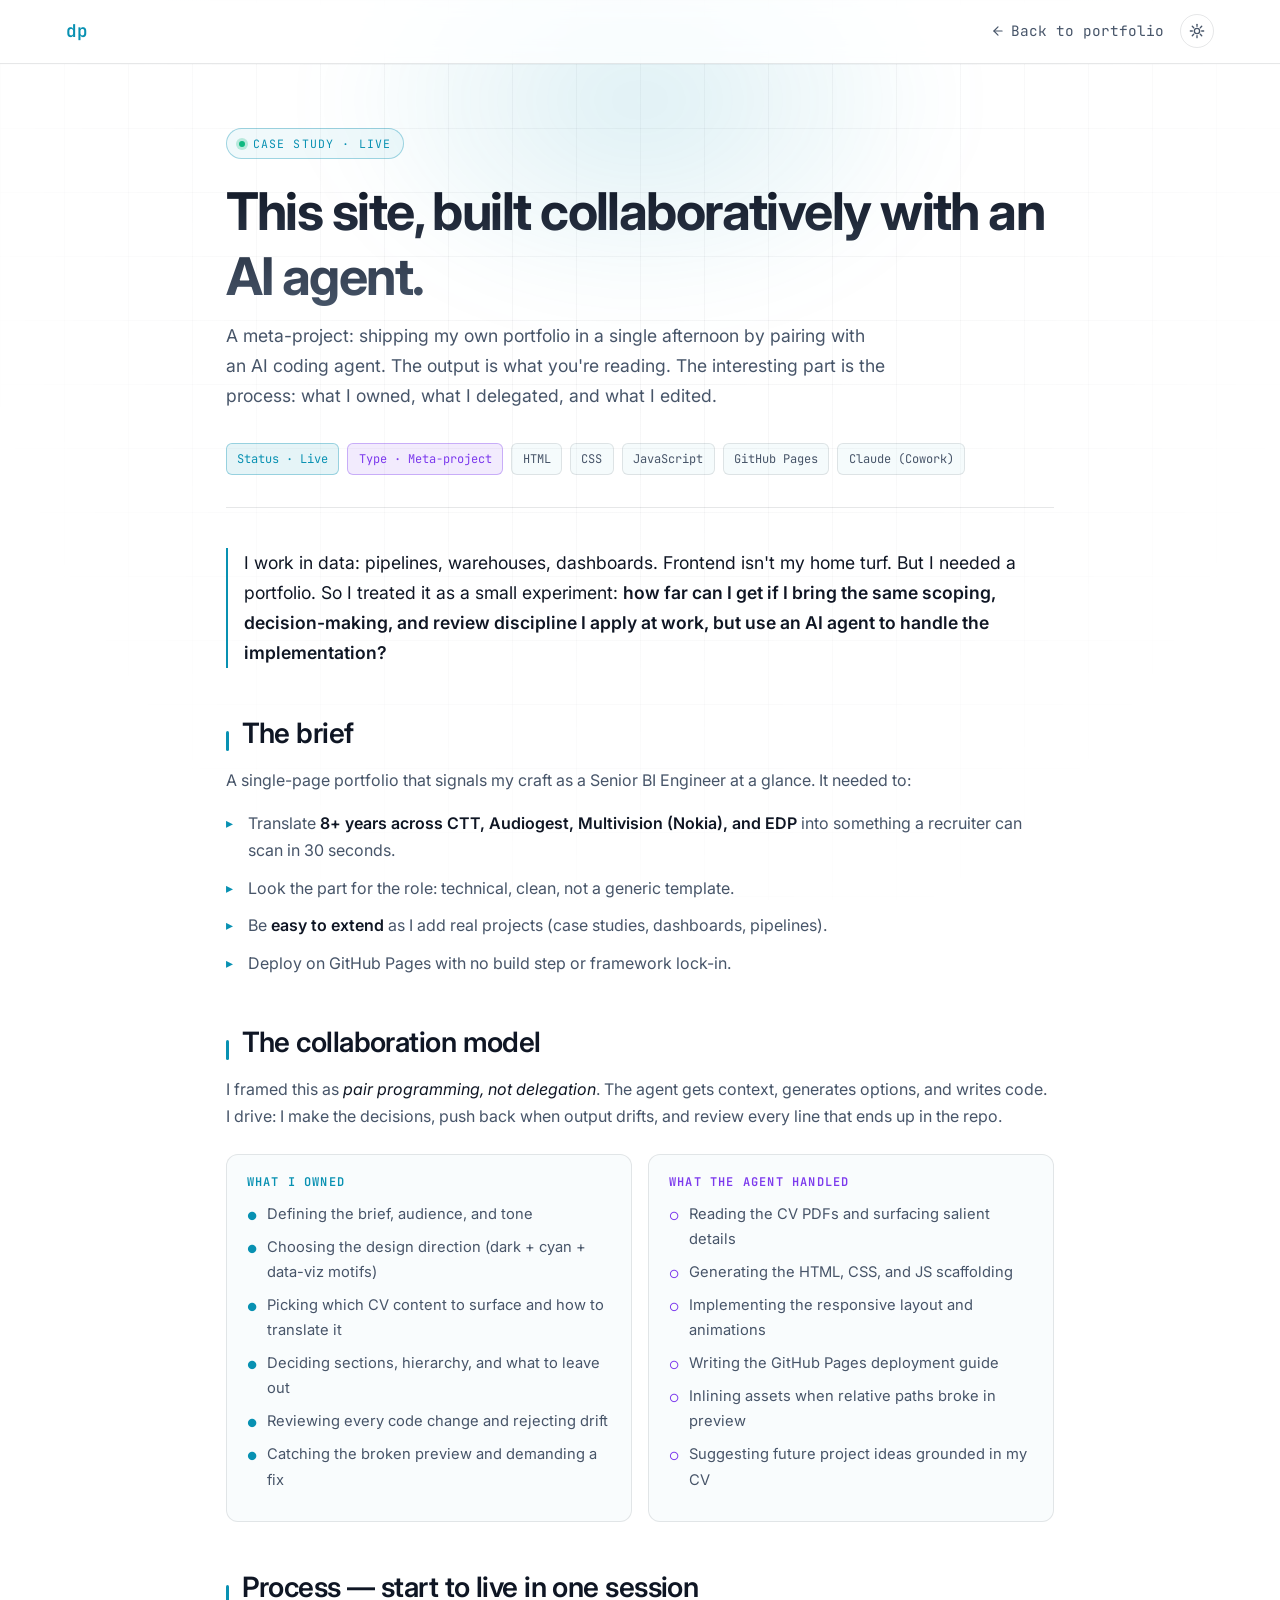
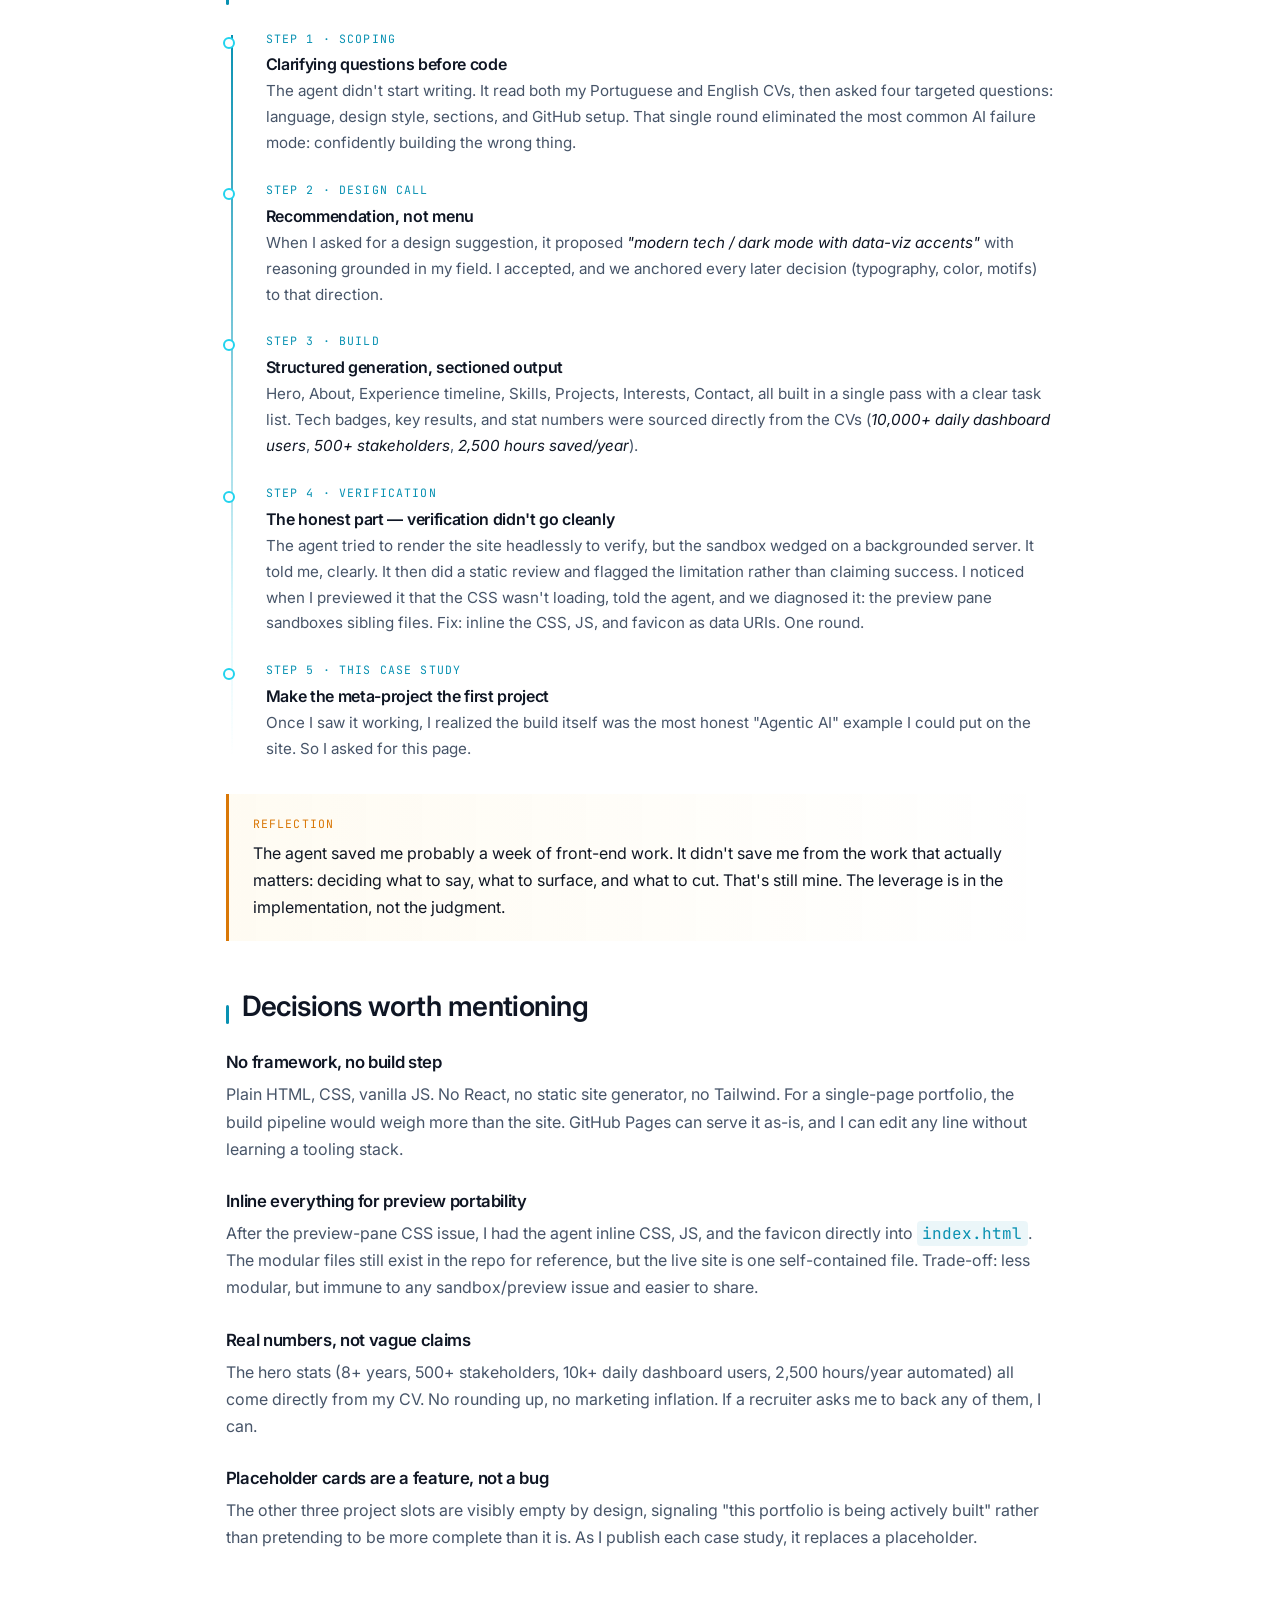
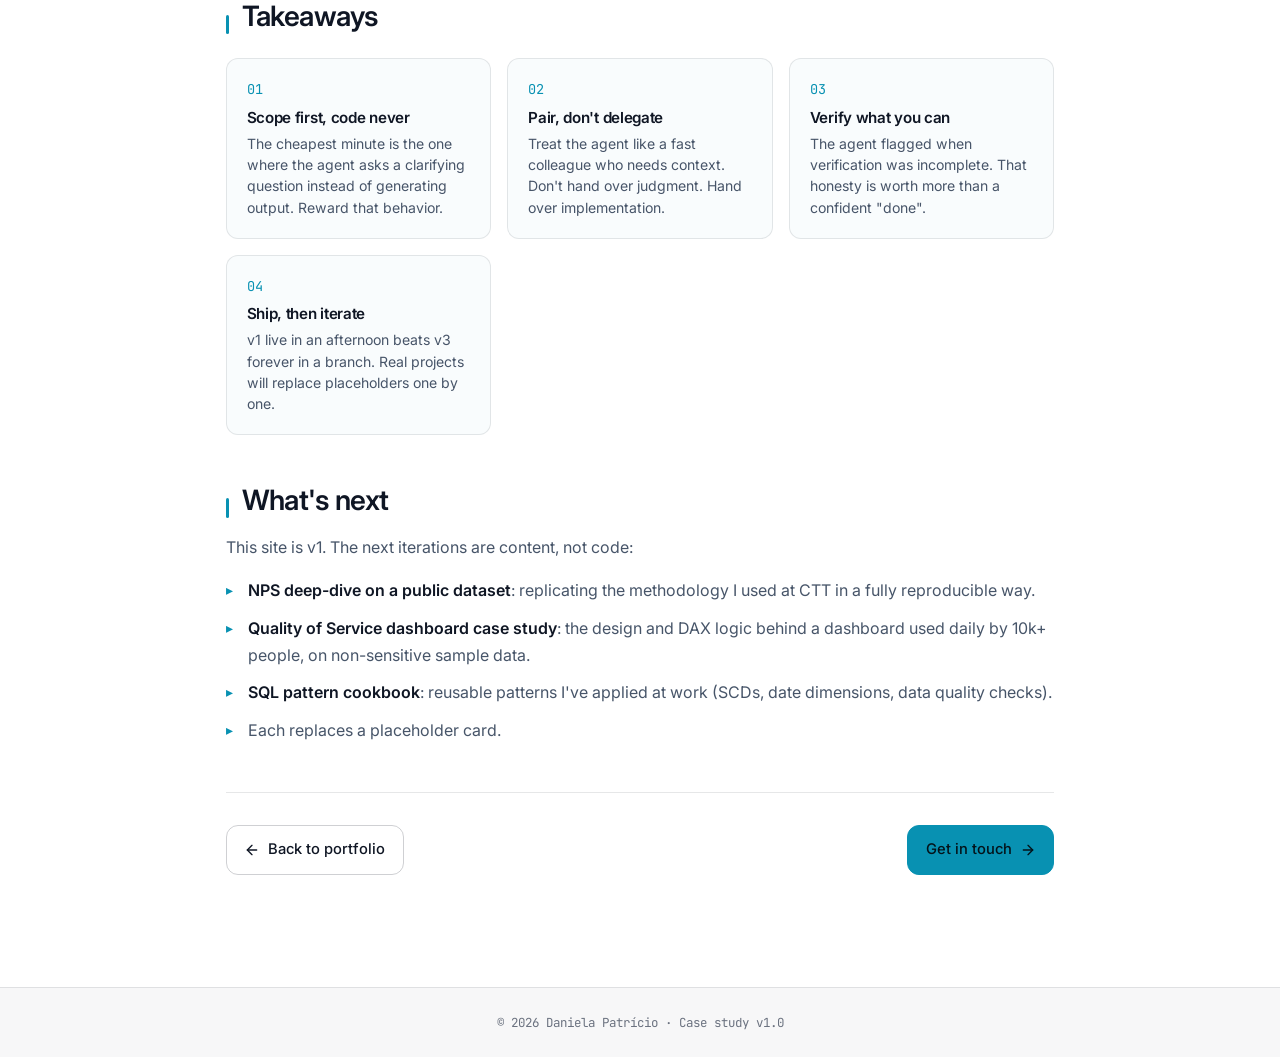
<file: projects/portfolio-site.html>
<!DOCTYPE html>
<html lang="en">
<head>
  <meta charset="UTF-8" />
  <meta name="viewport" content="width=device-width, initial-scale=1.0" />
  <meta name="description" content="Case study: how I built this portfolio site collaboratively with an AI agent. Brief, process, decisions, and tradeoffs." />
  <meta name="theme-color" content="#0a0f1a" />

  <meta property="og:title" content="Portfolio Site — Built with AI · Case Study" />
  <meta property="og:description" content="The brief, the collaboration model, and what I learned shipping a portfolio with an AI agent as pair." />
  <meta property="og:type" content="article" />
  <meta property="og:url" content="https://danielapatricio.github.io/projects/portfolio-site.html" />
  <meta property="og:image" content="https://danielapatricio.github.io/assets/linkedin-featured-dark.png" />
  <meta property="og:image:width" content="1200" />
  <meta property="og:image:height" content="630" />
  <meta name="twitter:card" content="summary_large_image" />
  <meta name="twitter:title" content="Portfolio Site — Built with AI · Case Study" />
  <meta name="twitter:description" content="The brief, the collaboration model, and what I learned shipping a portfolio with an AI agent as pair." />
  <meta name="twitter:image" content="https://danielapatricio.github.io/assets/linkedin-featured-dark.png" />

  <title>Portfolio Site — Case Study · Daniela Patrício</title>

  <script>
  (function() {
    try {
      var saved = localStorage.getItem("dp-theme");
      var theme = saved || (window.matchMedia("(prefers-color-scheme: light)").matches ? "light" : "dark");
      document.documentElement.setAttribute("data-theme", theme);
    } catch (e) {
      document.documentElement.setAttribute("data-theme", "dark");
    }
  })();
  </script>

  <link rel="preconnect" href="https://fonts.googleapis.com" />
  <link rel="preconnect" href="https://fonts.gstatic.com" crossorigin />
  <link href="https://fonts.googleapis.com/css2?family=Inter:wght@300;400;500;600;700&family=JetBrains+Mono:wght@400;500;600&display=swap" rel="stylesheet" />

  <link rel="icon" type="image/svg+xml" href="data:image/svg+xml;utf8,<svg xmlns='http://www.w3.org/2000/svg' viewBox='0 0 32 32'><rect width='32' height='32' rx='6' fill='%230a0f1a'/><text x='50%25' y='54%25' dominant-baseline='middle' text-anchor='middle' font-family='ui-monospace,Menlo,monospace' font-weight='700' font-size='14' fill='%2322d3ee'>dp</text></svg>" />

  <style>
  :root, :root[data-theme="dark"] {
    --bg-0: #070b14; --bg-1: #0a0f1a; --bg-2: #0f1624; --bg-3: #141d30;
    --surface: #111826; --surface-hi: #1a2336;
    --border: rgba(120, 160, 210, 0.12); --border-hi: rgba(120, 180, 230, 0.25);
    --text: #e7ecf4; --text-dim: #9aa7bd; --text-mute: #6b7891;
    --primary: #22d3ee; --primary-hi: #67e8f9; --primary-dim: #0891b2;
    --primary-glow: rgba(34, 211, 238, 0.18);
    --accent-2: #a78bfa; --accent-3: #34d399; --accent-4: #fbbf24;
    --success: #10b981;
    --grid-line: rgba(120, 160, 210, 0.05);
    --title-grad: linear-gradient(180deg, #ffffff 0%, #b7c3d8 100%);
    --strong-color: #f2f6fc;
    --nav-bg: rgba(7, 11, 20, 0.7);
    --footer-bg: rgba(0, 0, 0, 0.2);
    --font-sans: "Inter", -apple-system, BlinkMacSystemFont, "Segoe UI", Roboto, sans-serif;
    --font-mono: "JetBrains Mono", ui-monospace, SFMono-Regular, Menlo, monospace;
    --radius: 12px; --radius-lg: 18px;
    --max: 880px; --pad: clamp(1.25rem, 2vw, 2rem);
  }
  :root[data-theme="light"] {
    --bg-0: #ffffff; --bg-1: #f8fafc; --bg-2: #f1f5f9; --bg-3: #e2e8f0;
    --surface: #ffffff; --surface-hi: #f8fafc;
    --border: rgba(15, 22, 36, 0.10); --border-hi: rgba(15, 22, 36, 0.20);
    --text: #0f1624; --text-dim: #475569; --text-mute: #6b7280;
    --primary: #0891b2; --primary-hi: #0e7490; --primary-dim: #22d3ee;
    --primary-glow: rgba(8, 145, 178, 0.14);
    --accent-2: #7c3aed; --accent-3: #059669; --accent-4: #d97706;
    --success: #10b981;
    --grid-line: rgba(15, 22, 36, 0.04);
    --title-grad: linear-gradient(180deg, #0f1624 0%, #475569 100%);
    --strong-color: #0f1624;
    --nav-bg: rgba(255, 255, 255, 0.78);
    --footer-bg: rgba(15, 22, 36, 0.03);
  }
  *,*::before,*::after{box-sizing:border-box}
  html{scroll-behavior:smooth}
  body{margin:0;min-height:100vh;font-family:var(--font-sans);font-size:16px;line-height:1.7;color:var(--text);background:var(--bg-0);-webkit-font-smoothing:antialiased;text-rendering:optimizeLegibility}
  img,svg{display:block;max-width:100%}
  a{color:var(--primary-hi);text-decoration:none;transition:color .2s}
  a:hover{color:var(--primary)}
  ul,ol{padding:0;margin:0;list-style:none}
  h1,h2,h3,h4{margin:0;font-weight:600;letter-spacing:-.02em;line-height:1.25}
  strong{color:var(--strong-color);font-weight:600}
  em{color:var(--text);font-style:italic}
  .mono{font-family:var(--font-mono);font-feature-settings:"liga" 0,"calt" 0}

  .bg-grid{position:fixed;inset:0;z-index:-2;background-image:linear-gradient(var(--grid-line) 1px,transparent 1px),linear-gradient(90deg,var(--grid-line) 1px,transparent 1px);background-size:64px 64px;-webkit-mask-image:radial-gradient(ellipse at 50% 0%,black 30%,transparent 80%);mask-image:radial-gradient(ellipse at 50% 0%,black 30%,transparent 80%)}
  .bg-glow{position:fixed;top:-200px;left:50%;transform:translateX(-50%);width:900px;height:600px;z-index:-1;background:radial-gradient(closest-side,var(--primary-glow),transparent 70%);filter:blur(40px);pointer-events:none}

  .nav{position:sticky;top:0;z-index:50;-webkit-backdrop-filter:saturate(160%) blur(10px);backdrop-filter:saturate(160%) blur(10px);background:var(--nav-bg);border-bottom:1px solid var(--border)}
  .nav-inner{max-width:1200px;margin:0 auto;padding:.9rem var(--pad);display:flex;align-items:center;justify-content:space-between;gap:2rem}
  .nav-logo{display:inline-flex;align-items:baseline;font-family:var(--font-mono);font-weight:600;color:var(--text);font-size:1.1rem}
  .logo-mark{color:var(--primary)}
  .nav-back{font-family:var(--font-mono);font-size:.9rem;color:var(--text-dim);display:inline-flex;align-items:center;gap:.4rem}
  .nav-back:hover{color:var(--primary-hi)}

  article{max-width:var(--max);margin:0 auto;padding:clamp(2.5rem,6vw,4rem) var(--pad) 4rem}

  .article-kicker{display:inline-flex;align-items:center;gap:.5rem;padding:.3rem .75rem;border:1px solid rgba(34,211,238,.35);border-radius:999px;background:rgba(34,211,238,.06);font-family:var(--font-mono);font-size:.72rem;letter-spacing:.1em;text-transform:uppercase;color:var(--primary-hi);margin-bottom:1.25rem}
  .live-dot{width:6px;height:6px;border-radius:50%;background:var(--success);box-shadow:0 0 0 3px rgba(16,185,129,.2);animation:pulse 2s ease-in-out infinite}
  @keyframes pulse{50%{box-shadow:0 0 0 6px rgba(16,185,129,0)}}

  h1.title{font-size:clamp(2rem,4.5vw,3.25rem);font-weight:700;letter-spacing:-.03em;background:var(--title-grad);-webkit-background-clip:text;background-clip:text;color:transparent;margin-bottom:.75rem}
  .subtitle{font-size:1.1rem;color:var(--text-dim);max-width:60ch;margin-bottom:2rem}

  .meta-row{display:flex;flex-wrap:wrap;gap:.5rem;margin-bottom:2.5rem;padding-bottom:2rem;border-bottom:1px solid var(--border)}
  .meta-chip{font-family:var(--font-mono);font-size:.75rem;padding:.3rem .65rem;border:1px solid var(--border);border-radius:6px;color:var(--text-dim);background:rgba(255,255,255,.02)}
  .meta-chip.primary{border-color:rgba(34,211,238,.35);color:var(--primary-hi);background:rgba(34,211,238,.08)}
  .meta-chip.accent{border-color:rgba(167,139,250,.35);color:var(--accent-2);background:rgba(167,139,250,.08)}

  h2.h{font-size:clamp(1.4rem,2.4vw,1.75rem);margin:3rem 0 1rem;color:var(--text);position:relative;padding-left:1rem}
  h2.h::before{content:"";position:absolute;left:0;top:.55em;height:.7em;width:3px;background:var(--primary);border-radius:2px}
  h3.sh{font-size:1.05rem;margin:1.75rem 0 .5rem;color:var(--text)}

  p{margin:0 0 1rem;color:var(--text-dim)}
  p strong{color:var(--text)}

  .lead{font-size:1.1rem;color:var(--text);line-height:1.7;border-left:2px solid var(--primary);padding-left:1rem;margin:1.5rem 0 2rem}

  .bullets{margin:.5rem 0 1.25rem}
  .bullets li{position:relative;padding-left:1.4rem;margin-bottom:.65rem;color:var(--text-dim)}
  .bullets li::before{content:"▸";position:absolute;left:0;color:var(--primary);font-size:.9rem;top:1px}
  .bullets li strong{color:var(--text)}

  .split{display:grid;grid-template-columns:1fr 1fr;gap:1rem;margin:1.5rem 0 2rem}
  .col{padding:1.25rem;border:1px solid var(--border);border-radius:var(--radius);background:rgba(255,255,255,.015)}
  .col h4{font-family:var(--font-mono);font-size:.75rem;letter-spacing:.1em;text-transform:uppercase;margin-bottom:.75rem}
  .col.owned h4{color:var(--primary)}
  .col.delegated h4{color:var(--accent-2)}
  .col ul li{margin-bottom:.5rem;color:var(--text-dim);font-size:.92rem;padding-left:1.25rem;position:relative}
  .col.owned ul li::before{content:"●";position:absolute;left:0;color:var(--primary);font-size:.7rem;top:5px}
  .col.delegated ul li::before{content:"○";position:absolute;left:0;color:var(--accent-2);font-size:.7rem;top:5px}

  .timeline{margin:1.5rem 0 2rem;padding-left:1.5rem;position:relative}
  .timeline::before{content:"";position:absolute;left:5px;top:6px;bottom:6px;width:2px;background:linear-gradient(180deg,var(--primary),rgba(34,211,238,.15) 80%,transparent)}
  .step{position:relative;margin-bottom:1.5rem;padding-left:1rem}
  .step::before{content:"";position:absolute;left:-1.65rem;top:8px;width:12px;height:12px;border-radius:50%;background:var(--bg-0);border:2px solid var(--primary-dim)}
  .step h3{font-size:1rem;color:var(--text);margin-bottom:.25rem}
  .step .step-meta{font-family:var(--font-mono);font-size:.72rem;color:var(--primary);text-transform:uppercase;letter-spacing:.1em;margin-bottom:.4rem}
  .step p{font-size:.95rem;margin-bottom:0}

  .callout{margin:2rem 0;padding:1.25rem 1.5rem;border-left:3px solid var(--accent-4);background:linear-gradient(90deg,rgba(251,191,36,.06),transparent);border-radius:0 var(--radius) var(--radius) 0}
  .callout .ck{font-family:var(--font-mono);font-size:.72rem;letter-spacing:.1em;text-transform:uppercase;color:var(--accent-4);margin-bottom:.4rem}
  .callout p{margin:0;color:var(--text)}

  .takeaways{display:grid;grid-template-columns:repeat(auto-fit,minmax(220px,1fr));gap:1rem;margin:1.5rem 0 2rem}
  .takeaway{padding:1.25rem;border:1px solid var(--border);border-radius:var(--radius);background:rgba(255,255,255,.015)}
  .takeaway .num{font-family:var(--font-mono);color:var(--primary);font-size:.85rem;margin-bottom:.5rem}
  .takeaway h4{font-size:.95rem;margin-bottom:.4rem;color:var(--text)}
  .takeaway p{font-size:.88rem;margin:0;color:var(--text-dim);line-height:1.5}

  .footer-cta{margin-top:3rem;padding-top:2rem;border-top:1px solid var(--border);display:flex;flex-wrap:wrap;gap:1rem;justify-content:space-between;align-items:center}
  .btn{display:inline-flex;align-items:center;gap:.5rem;padding:.7rem 1.1rem;border-radius:var(--radius);font-weight:500;font-size:.92rem;border:1px solid transparent;transition:all .2s}
  .btn-primary{background:var(--primary);color:#04131a;border-color:var(--primary)}
  .btn-primary:hover{background:var(--primary-hi);box-shadow:0 0 0 6px var(--primary-glow);transform:translateY(-1px)}
  .btn-ghost{background:transparent;color:var(--text);border-color:var(--border-hi)}
  .btn-ghost:hover{border-color:var(--primary);color:var(--primary-hi)}

  .footer{border-top:1px solid var(--border);margin-top:3rem;padding:1.5rem var(--pad);background:var(--footer-bg)}

  /* Light-theme overrides */
  :root[data-theme="light"] .meta-chip { background: rgba(8,145,178,.04); }
  :root[data-theme="light"] .meta-chip.primary { background: rgba(8,145,178,.10); border-color: rgba(8,145,178,.35); color: var(--primary); }
  :root[data-theme="light"] .meta-chip.accent { background: rgba(124,58,237,.10); border-color: rgba(124,58,237,.35); color: var(--accent-2); }
  :root[data-theme="light"] .article-kicker { background: rgba(8,145,178,.06); border-color: rgba(8,145,178,.35); color: var(--primary); }
  :root[data-theme="light"] .col { background: rgba(8,145,178,.025); }
  :root[data-theme="light"] .takeaway { background: rgba(8,145,178,.025); }
  :root[data-theme="light"] .live-dot { box-shadow: 0 0 0 3px rgba(16,185,129,.25); }
  :root[data-theme="light"] code { color: var(--primary) !important; background: rgba(8,145,178,.08) !important; }

  /* Theme toggle button */
  .theme-toggle { background: transparent; border: 1px solid var(--border); border-radius: 999px; width: 34px; height: 34px; display: inline-flex; align-items: center; justify-content: center; color: var(--text-dim); cursor: pointer; padding: 0; transition: color .2s, border-color .2s, background .2s; }
  .theme-toggle:hover { color: var(--primary); border-color: var(--primary); background: rgba(34,211,238,.06); }
  :root[data-theme="light"] .theme-toggle:hover { background: rgba(8,145,178,.06); }
  .theme-toggle svg { width: 16px; height: 16px; }
  .theme-toggle .icon-sun { display: none; }
  :root[data-theme="light"] .theme-toggle .icon-sun { display: block; }
  :root[data-theme="light"] .theme-toggle .icon-moon { display: none; }
  .nav-actions { display: inline-flex; align-items: center; gap: 1rem; }
  .footer-inner{max-width:var(--max);margin:0 auto;font-size:.78rem;color:var(--text-mute);font-family:var(--font-mono);text-align:center}

  @media (max-width:640px){
    .split{grid-template-columns:1fr}
    .footer-cta{flex-direction:column;align-items:stretch}
    .footer-cta .btn{justify-content:center}
  }
  @media (prefers-reduced-motion: reduce){
    *,*::before,*::after{animation-duration:.01ms !important;transition-duration:.01ms !important}
    html{scroll-behavior:auto}
  }
  </style>
</head>
<body>
  <div class="bg-grid" aria-hidden="true"></div>
  <div class="bg-glow" aria-hidden="true"></div>

  <nav class="nav">
    <div class="nav-inner">
      <a href="../index.html" class="nav-logo">
        <span class="logo-mark">dp</span>
      </a>
      <div class="nav-actions">
        <a href="../index.html" class="nav-back">
          <svg width="14" height="14" viewBox="0 0 24 24" fill="none" stroke="currentColor" stroke-width="2" stroke-linecap="round" stroke-linejoin="round"><line x1="19" y1="12" x2="5" y2="12"/><polyline points="12 19 5 12 12 5"/></svg>
          Back to portfolio
        </a>
        <button class="theme-toggle" id="themeToggle" aria-label="Toggle light/dark theme" aria-pressed="false" title="Toggle theme">
          <svg class="icon-moon" viewBox="0 0 24 24" fill="none" stroke="currentColor" stroke-width="2" stroke-linecap="round" stroke-linejoin="round" aria-hidden="true"><path d="M21 12.79A9 9 0 1 1 11.21 3 7 7 0 0 0 21 12.79z"/></svg>
          <svg class="icon-sun" viewBox="0 0 24 24" fill="none" stroke="currentColor" stroke-width="2" stroke-linecap="round" stroke-linejoin="round" aria-hidden="true"><circle cx="12" cy="12" r="4"/><line x1="12" y1="2" x2="12" y2="5"/><line x1="12" y1="19" x2="12" y2="22"/><line x1="4.93" y1="4.93" x2="7.05" y2="7.05"/><line x1="16.95" y1="16.95" x2="19.07" y2="19.07"/><line x1="2" y1="12" x2="5" y2="12"/><line x1="19" y1="12" x2="22" y2="12"/><line x1="4.93" y1="19.07" x2="7.05" y2="16.95"/><line x1="16.95" y1="7.05" x2="19.07" y2="4.93"/></svg>
        </button>
      </div>
    </div>
  </nav>

  <article>
    <span class="article-kicker">
      <span class="live-dot"></span>
      Case Study · Live
    </span>

    <h1 class="title">This site, built collaboratively with an AI agent.</h1>
    <p class="subtitle">
      A meta-project: shipping my own portfolio in a single afternoon by pairing
      with an AI coding agent. The output is what you're reading. The interesting
      part is the process: what I owned, what I delegated, and what I edited.
    </p>

    <div class="meta-row">
      <span class="meta-chip primary">Status · Live</span>
      <span class="meta-chip accent">Type · Meta-project</span>
      <span class="meta-chip">HTML</span>
      <span class="meta-chip">CSS</span>
      <span class="meta-chip">JavaScript</span>
      <span class="meta-chip">GitHub Pages</span>
      <span class="meta-chip">Claude (Cowork)</span>
    </div>

    <p class="lead">
      I work in data: pipelines, warehouses, dashboards. Frontend isn't my home turf.
      But I needed a portfolio. So I treated it as a small experiment: <strong>how far
      can I get if I bring the same scoping, decision-making, and review discipline I
      apply at work, but use an AI agent to handle the implementation?</strong>
    </p>

    <h2 class="h">The brief</h2>
    <p>
      A single-page portfolio that signals my craft as a Senior BI Engineer
      at a glance. It needed to:
    </p>
    <ul class="bullets">
      <li>Translate <strong>8+ years across CTT, Audiogest, Multivision (Nokia), and EDP</strong> into something a recruiter can scan in 30 seconds.</li>
      <li>Look the part for the role: technical, clean, not a generic template.</li>
      <li>Be <strong>easy to extend</strong> as I add real projects (case studies, dashboards, pipelines).</li>
      <li>Deploy on GitHub Pages with no build step or framework lock-in.</li>
    </ul>

    <h2 class="h">The collaboration model</h2>
    <p>
      I framed this as <em>pair programming, not delegation</em>. The agent gets context,
      generates options, and writes code. I drive: I make the decisions, push back when
      output drifts, and review every line that ends up in the repo.
    </p>

    <div class="split">
      <div class="col owned">
        <h4>What I owned</h4>
        <ul>
          <li>Defining the brief, audience, and tone</li>
          <li>Choosing the design direction (dark + cyan + data-viz motifs)</li>
          <li>Picking which CV content to surface and how to translate it</li>
          <li>Deciding sections, hierarchy, and what to leave out</li>
          <li>Reviewing every code change and rejecting drift</li>
          <li>Catching the broken preview and demanding a fix</li>
        </ul>
      </div>
      <div class="col delegated">
        <h4>What the agent handled</h4>
        <ul>
          <li>Reading the CV PDFs and surfacing salient details</li>
          <li>Generating the HTML, CSS, and JS scaffolding</li>
          <li>Implementing the responsive layout and animations</li>
          <li>Writing the GitHub Pages deployment guide</li>
          <li>Inlining assets when relative paths broke in preview</li>
          <li>Suggesting future project ideas grounded in my CV</li>
        </ul>
      </div>
    </div>

    <h2 class="h">Process — start to live in one session</h2>
    <ol class="timeline">
      <li class="step">
        <p class="step-meta">Step 1 · Scoping</p>
        <h3>Clarifying questions before code</h3>
        <p>The agent didn't start writing. It read both my Portuguese and English CVs, then asked four targeted questions: language, design style, sections, and GitHub setup. That single round eliminated the most common AI failure mode: confidently building the wrong thing.</p>
      </li>
      <li class="step">
        <p class="step-meta">Step 2 · Design call</p>
        <h3>Recommendation, not menu</h3>
        <p>When I asked for a design suggestion, it proposed <em>"modern tech / dark mode with data-viz accents"</em> with reasoning grounded in my field. I accepted, and we anchored every later decision (typography, color, motifs) to that direction.</p>
      </li>
      <li class="step">
        <p class="step-meta">Step 3 · Build</p>
        <h3>Structured generation, sectioned output</h3>
        <p>Hero, About, Experience timeline, Skills, Projects, Interests, Contact, all built in a single pass with a clear task list. Tech badges, key results, and stat numbers were sourced directly from the CVs (<em>10,000+ daily dashboard users</em>, <em>500+ stakeholders</em>, <em>2,500 hours saved/year</em>).</p>
      </li>
      <li class="step">
        <p class="step-meta">Step 4 · Verification</p>
        <h3>The honest part — verification didn't go cleanly</h3>
        <p>The agent tried to render the site headlessly to verify, but the sandbox wedged on a backgrounded server. It told me, clearly. It then did a static review and flagged the limitation rather than claiming success. I noticed when I previewed it that the CSS wasn't loading, told the agent, and we diagnosed it: the preview pane sandboxes sibling files. Fix: inline the CSS, JS, and favicon as data URIs. One round.</p>
      </li>
      <li class="step">
        <p class="step-meta">Step 5 · This case study</p>
        <h3>Make the meta-project the first project</h3>
        <p>Once I saw it working, I realized the build itself was the most honest "Agentic AI" example I could put on the site. So I asked for this page.</p>
      </li>
    </ol>

    <div class="callout">
      <p class="ck">Reflection</p>
      <p>The agent saved me probably a week of front-end work. It didn't save me from the work that actually matters: deciding what to say, what to surface, and what to cut. That's still mine. The leverage is in the implementation, not the judgment.</p>
    </div>

    <h2 class="h">Decisions worth mentioning</h2>

    <h3 class="sh">No framework, no build step</h3>
    <p>Plain HTML, CSS, vanilla JS. No React, no static site generator, no Tailwind. For a single-page portfolio, the build pipeline would weigh more than the site. GitHub Pages can serve it as-is, and I can edit any line without learning a tooling stack.</p>

    <h3 class="sh">Inline everything for preview portability</h3>
    <p>After the preview-pane CSS issue, I had the agent inline CSS, JS, and the favicon directly into <code class="mono" style="color:var(--primary-hi);background:rgba(34,211,238,.08);padding:.1rem .35rem;border-radius:4px">index.html</code>. The modular files still exist in the repo for reference, but the live site is one self-contained file. Trade-off: less modular, but immune to any sandbox/preview issue and easier to share.</p>

    <h3 class="sh">Real numbers, not vague claims</h3>
    <p>The hero stats (8+ years, 500+ stakeholders, 10k+ daily dashboard users, 2,500 hours/year automated) all come directly from my CV. No rounding up, no marketing inflation. If a recruiter asks me to back any of them, I can.</p>

    <h3 class="sh">Placeholder cards are a feature, not a bug</h3>
    <p>The other three project slots are visibly empty by design, signaling "this portfolio is being actively built" rather than pretending to be more complete than it is. As I publish each case study, it replaces a placeholder.</p>

    <h2 class="h">Takeaways</h2>
    <div class="takeaways">
      <div class="takeaway">
        <p class="num">01</p>
        <h4>Scope first, code never</h4>
        <p>The cheapest minute is the one where the agent asks a clarifying question instead of generating output. Reward that behavior.</p>
      </div>
      <div class="takeaway">
        <p class="num">02</p>
        <h4>Pair, don't delegate</h4>
        <p>Treat the agent like a fast colleague who needs context. Don't hand over judgment. Hand over implementation.</p>
      </div>
      <div class="takeaway">
        <p class="num">03</p>
        <h4>Verify what you can</h4>
        <p>The agent flagged when verification was incomplete. That honesty is worth more than a confident "done".</p>
      </div>
      <div class="takeaway">
        <p class="num">04</p>
        <h4>Ship, then iterate</h4>
        <p>v1 live in an afternoon beats v3 forever in a branch. Real projects will replace placeholders one by one.</p>
      </div>
    </div>

    <h2 class="h">What's next</h2>
    <p>
      This site is v1. The next iterations are content, not code:
    </p>
    <ul class="bullets">
      <li><strong>NPS deep-dive on a public dataset</strong>: replicating the methodology I used at CTT in a fully reproducible way.</li>
      <li><strong>Quality of Service dashboard case study</strong>: the design and DAX logic behind a dashboard used daily by 10k+ people, on non-sensitive sample data.</li>
      <li><strong>SQL pattern cookbook</strong>: reusable patterns I've applied at work (SCDs, date dimensions, data quality checks).</li>
      <li>Each replaces a placeholder card.</li>
    </ul>

    <div class="footer-cta">
      <a class="btn btn-ghost" href="../index.html">
        <svg width="16" height="16" viewBox="0 0 24 24" fill="none" stroke="currentColor" stroke-width="2" stroke-linecap="round" stroke-linejoin="round"><line x1="19" y1="12" x2="5" y2="12"/><polyline points="12 19 5 12 12 5"/></svg>
        Back to portfolio
      </a>
      <a class="btn btn-primary" href="../index.html#contact">
        Get in touch
        <svg width="16" height="16" viewBox="0 0 24 24" fill="none" stroke="currentColor" stroke-width="2" stroke-linecap="round" stroke-linejoin="round"><line x1="5" y1="12" x2="19" y2="12"/><polyline points="12 5 19 12 12 19"/></svg>
      </a>
    </div>
  </article>

  <footer class="footer">
    <div class="footer-inner">
      © <span id="year"></span> Daniela Patrício · Case study v1.0
    </div>
  </footer>

  <script>
    const y = document.getElementById("year");
    if (y) y.textContent = new Date().getFullYear();

    const themeBtn = document.getElementById("themeToggle");
    if (themeBtn) {
      const updatePressed = () => {
        const isLight = document.documentElement.getAttribute("data-theme") === "light";
        themeBtn.setAttribute("aria-pressed", String(isLight));
      };
      updatePressed();
      themeBtn.addEventListener("click", () => {
        const current = document.documentElement.getAttribute("data-theme") || "dark";
        const next = current === "dark" ? "light" : "dark";
        document.documentElement.setAttribute("data-theme", next);
        try { localStorage.setItem("dp-theme", next); } catch (e) {}
        updatePressed();
      });
    }
  </script>
</body>
</html>
</file>
